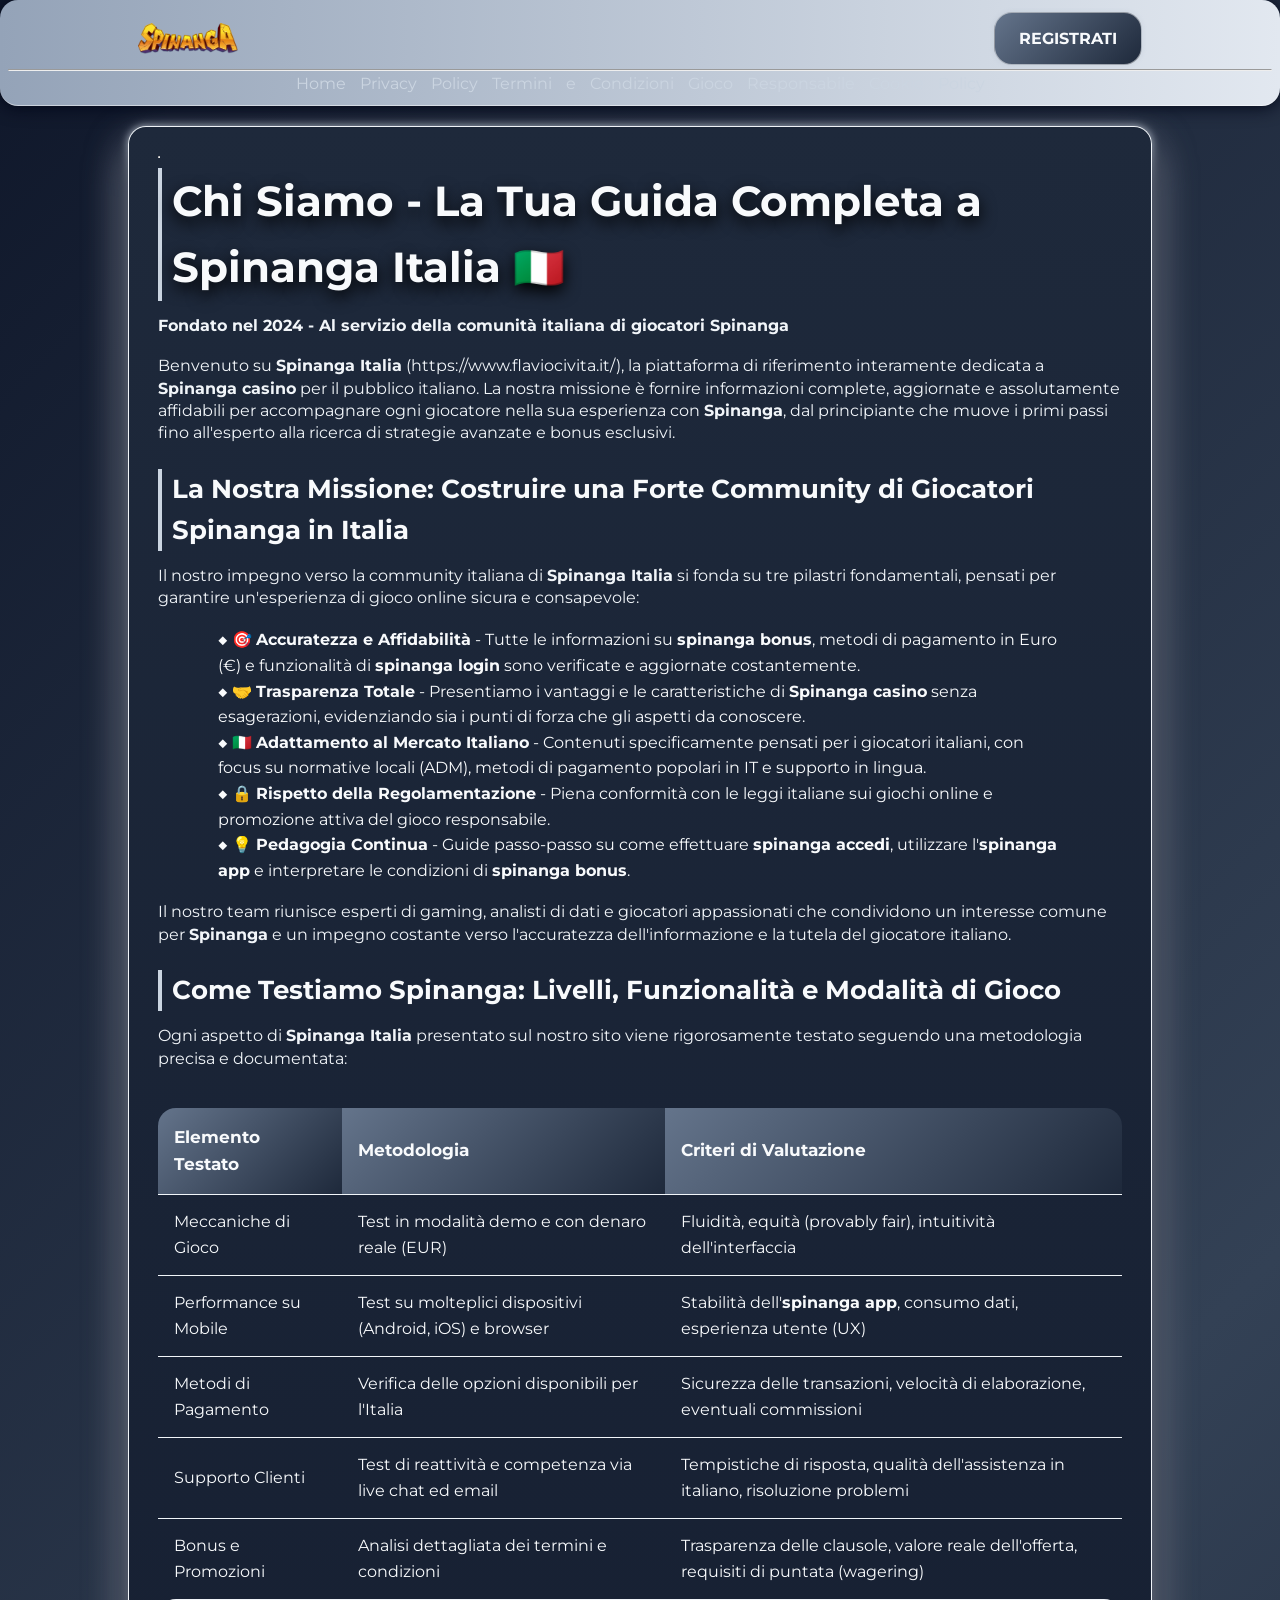
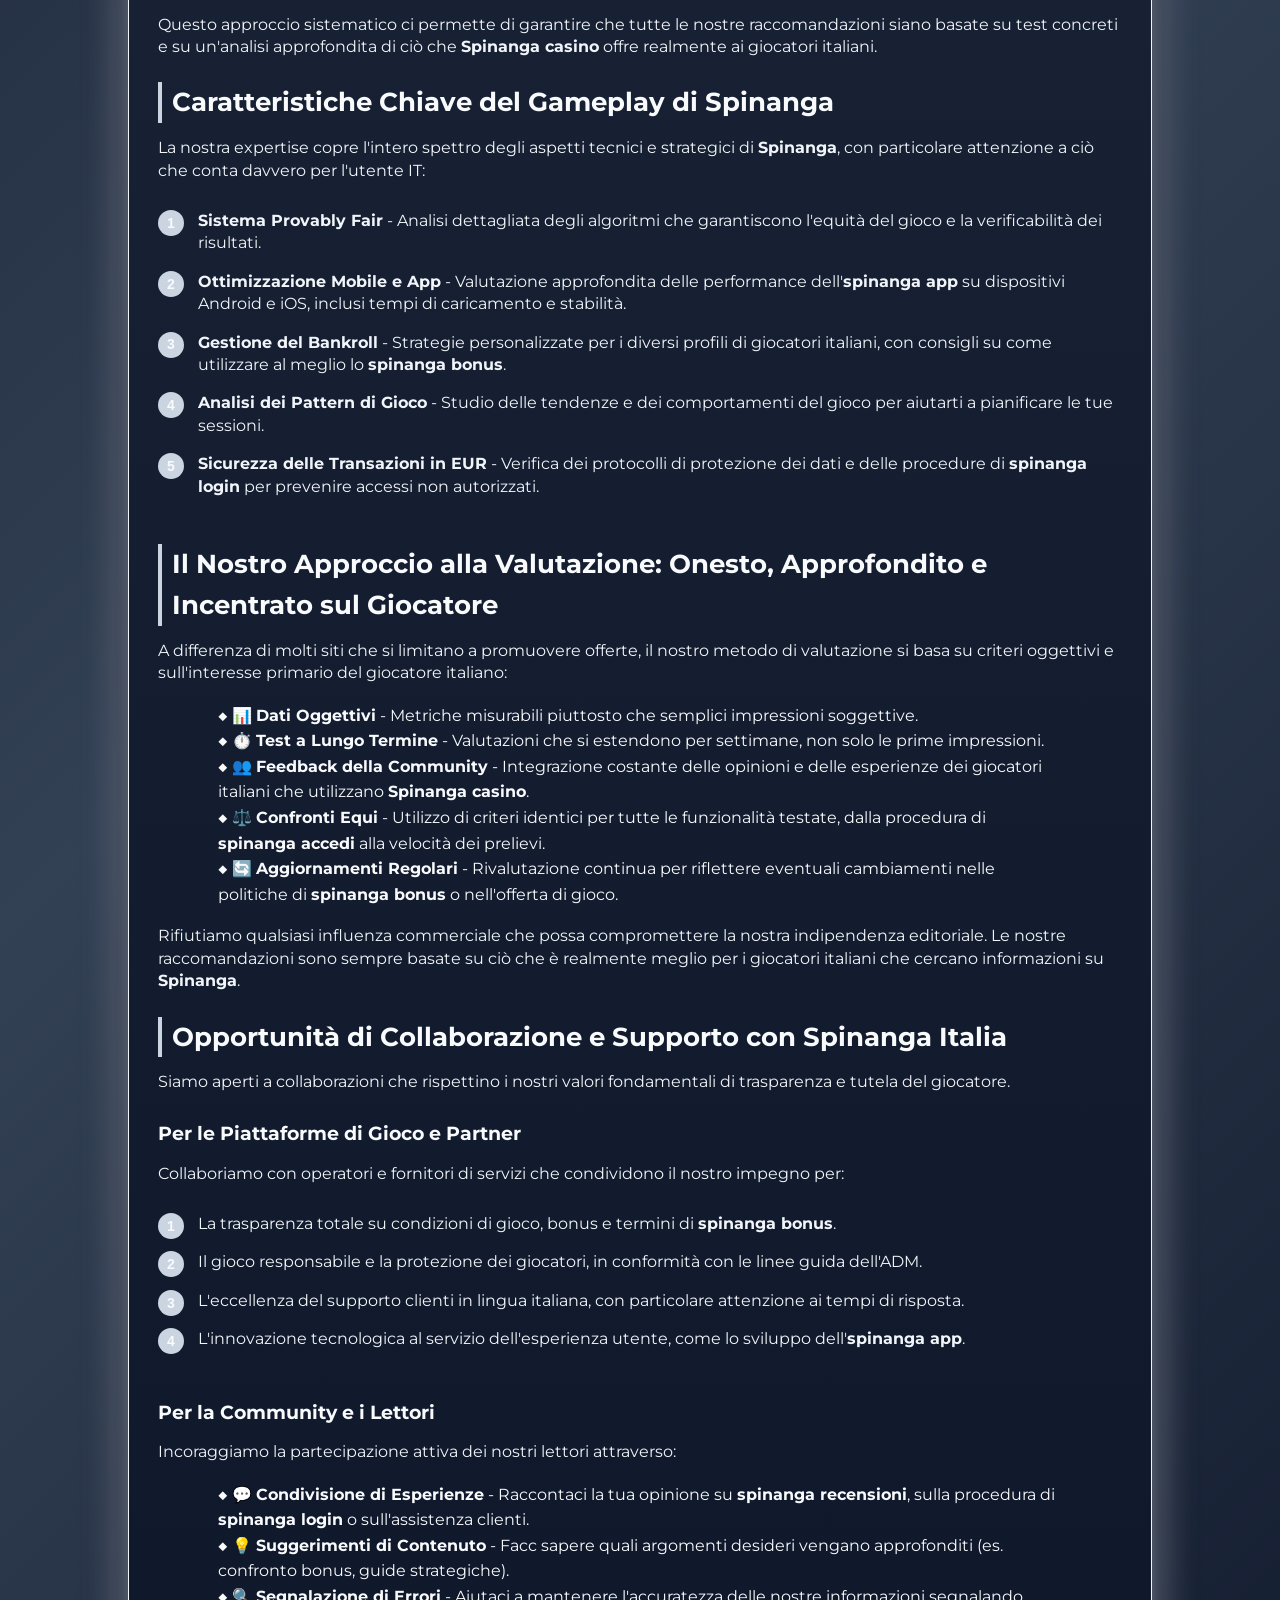
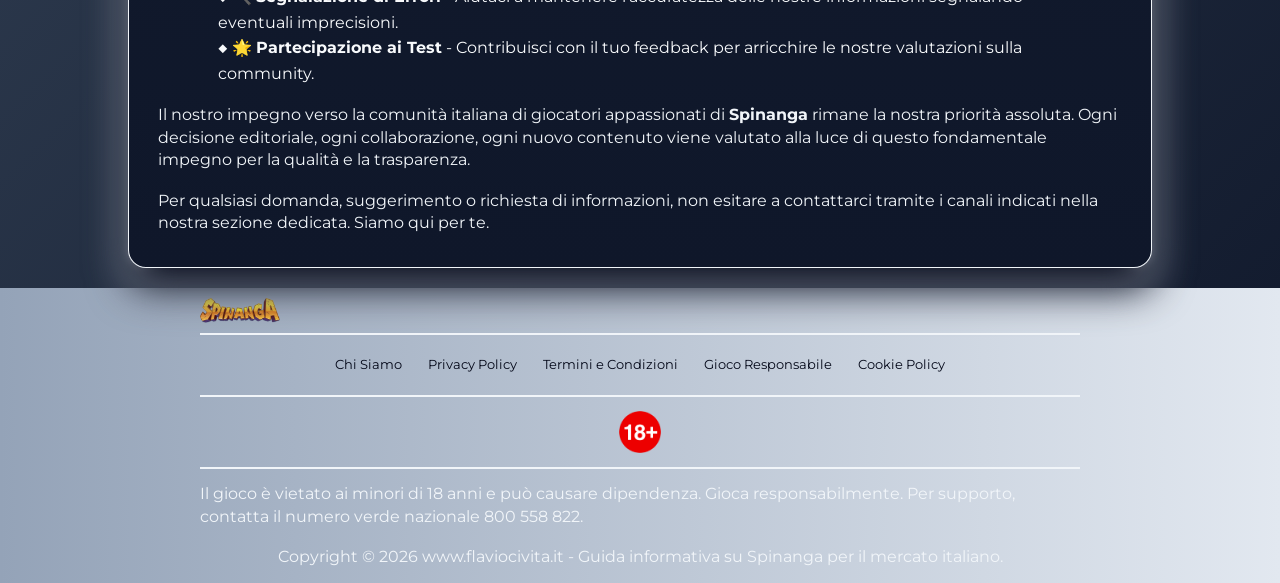
<file: about-us/index.html>
<!DOCTYPE html>
<html lang="it">

<head>
    <meta charset="UTF-8">
    <meta name="viewport" content="width=device-width, initial-scale=1.0">
    <link rel="stylesheet" href="/style.css">
    <link rel="shortcut icon" href="/favicon.ico" type="image/x-icon">
    <title>Chi Siamo - Spinanga Italia: La Guida di Riferimento</title>
    <meta name="description"
        content="Scopri tutto su Spinanga Italia: la nostra missione, come testiamo i giochi, le strategie e le ultime novità per i giocatori italiani appassionati di Spinanga casino.">
    <meta name="googlebot" content="index,follow,noarchive">

    <link rel="canonical" href="https://www.flaviocivita.it/about-us/">

    <meta property="og:type" content="website" />
    <meta property="og:title" content="Chi Siamo - Spinanga Italia" />
    <meta property="og:description"
        content="Scopri la missione e i valori di https://www.flaviocivita.it/ - la tua risorsa principale per Spinanga in Italia." />
    <meta property="og:url" content="https://www.flaviocivita.it/about-us/" />
    <meta property="og:site_name" content="Spinanga Italia" />
    <meta property="og:locale" content="it_IT" />

    <meta name="twitter:card" content="summary" />
    <meta name="twitter:title" content="Chi Siamo - Spinanga Italia" />
    <meta name="twitter:description"
        content="Scopri la missione e i valori di https://www.flaviocivita.it/ - la tua risorsa principale per Spinanga in Italia." />

    <script type="application/ld+json">
        {
            "@context": "https://schema.org",
            "@type": "WebPage",
            "name": "Chi Siamo - Spinanga Italia",
            "description": "Presentazione di https://www.flaviocivita.it/ - il portale leader per Spinanga Casino in Italia",
            "url": "https://www.flaviocivita.it/about-us/",
            "datePublished": "2026-01-15",
            "dateModified": "2026-02-24",
            "publisher": {
                "@type": "Organization",
                "name": "Spinanga Italia",
                "logo": {
                    "@type": "ImageObject",
                    "url": "https://www.flaviocivita.it/img/logo.webp"
                }
            }
        }
    </script>
</head>

<body>
    <header>
        <div class="logo-container">
            <a href="/">
                <img src="/img/logo.webp" alt="Spinanga Italia Logo" width="100" height="80">
            </a>
            <a href="/play/" class="btn" rel="nofollow" content="noindex">REGISTRATI</a>
        </div>
        <hr>
        <nav class="navigation-list">
            <a href="/">Home</a>
            <a href="/privacy-policy/">Privacy Policy</a>
            <a href="/terms-and-conditions/">Termini e Condizioni</a>
            <a href="/responsible-gambling/">Gioco Responsabile</a>
            <a href="/cookie-policy/">Cookie Policy</a>
        </nav>
    </header>

    <main>
        <div class="container-long">
            <hr class="title-line">
            <h1>Chi Siamo - La Tua Guida Completa a Spinanga Italia 🇮🇹</h1>

            <p><strong>Fondato nel 2024 - Al servizio della comunità italiana di giocatori Spinanga</strong></p>

            <p>Benvenuto su <strong>Spinanga Italia</strong> (https://www.flaviocivita.it/), la piattaforma di
                riferimento interamente dedicata a <strong>Spinanga casino</strong> per il pubblico italiano. La nostra
                missione è fornire informazioni complete, aggiornate e assolutamente affidabili per accompagnare ogni
                giocatore nella sua esperienza con <strong>Spinanga</strong>, dal principiante che muove i primi passi
                fino all'esperto alla ricerca di strategie avanzate e bonus esclusivi.</p>

            <h2>La Nostra Missione: Costruire una Forte Community di Giocatori Spinanga in Italia</h2>
            <p>Il nostro impegno verso la community italiana di <strong>Spinanga Italia</strong> si fonda su tre
                pilastri fondamentali, pensati per garantire un'esperienza di gioco online sicura e consapevole:</p>
            <ul>
                <li>🎯 <strong>Accuratezza e Affidabilità</strong> - Tutte le informazioni su <strong>spinanga
                        bonus</strong>, metodi di pagamento in Euro (€) e funzionalità di <strong>spinanga
                        login</strong> sono verificate e aggiornate costantemente.</li>
                <li>🤝 <strong>Trasparenza Totale</strong> - Presentiamo i vantaggi e le caratteristiche di
                    <strong>Spinanga casino</strong> senza esagerazioni, evidenziando sia i punti di forza che gli
                    aspetti da conoscere.
                </li>
                <li>🇮🇹 <strong>Adattamento al Mercato Italiano</strong> - Contenuti specificamente pensati per i
                    giocatori italiani, con focus su normative locali (ADM), metodi di pagamento popolari in IT e
                    supporto in lingua.</li>
                <li>🔒 <strong>Rispetto della Regolamentazione</strong> - Piena conformità con le leggi italiane sui
                    giochi online e promozione attiva del gioco responsabile.</li>
                <li>💡 <strong>Pedagogia Continua</strong> - Guide passo-passo su come effettuare <strong>spinanga
                        accedi</strong>, utilizzare l'<strong>spinanga app</strong> e interpretare le condizioni di
                    <strong>spinanga bonus</strong>.
                </li>
            </ul>

            <p>Il nostro team riunisce esperti di gaming, analisti di dati e giocatori appassionati che condividono un
                interesse comune per <strong>Spinanga</strong> e un impegno costante verso l'accuratezza
                dell'informazione e la tutela del giocatore italiano.</p>

            <h2>Come Testiamo Spinanga: Livelli, Funzionalità e Modalità di Gioco</h2>
            <p>Ogni aspetto di <strong>Spinanga Italia</strong> presentato sul nostro sito viene rigorosamente testato
                seguendo una metodologia precisa e documentata:</p>

            <div class="table-wrapper">
                <table>
                    <tr>
                        <th>Elemento Testato</th>
                        <th>Metodologia</th>
                        <th>Criteri di Valutazione</th>
                    </tr>
                    <tr>
                        <td>Meccaniche di Gioco</td>
                        <td>Test in modalità demo e con denaro reale (EUR)</td>
                        <td>Fluidità, equità (provably fair), intuitività dell'interfaccia</td>
                    </tr>
                    <tr>
                        <td>Performance su Mobile</td>
                        <td>Test su molteplici dispositivi (Android, iOS) e browser</td>
                        <td>Stabilità dell'<strong>spinanga app</strong>, consumo dati, esperienza utente (UX)</td>
                    </tr>
                    <tr>
                        <td>Metodi di Pagamento</td>
                        <td>Verifica delle opzioni disponibili per l'Italia</td>
                        <td>Sicurezza delle transazioni, velocità di elaborazione, eventuali commissioni</td>
                    </tr>
                    <tr>
                        <td>Supporto Clienti</td>
                        <td>Test di reattività e competenza via live chat ed email</td>
                        <td>Tempistiche di risposta, qualità dell'assistenza in italiano, risoluzione problemi</td>
                    </tr>
                    <tr>
                        <td>Bonus e Promozioni</td>
                        <td>Analisi dettagliata dei termini e condizioni</td>
                        <td>Trasparenza delle clausole, valore reale dell'offerta, requisiti di puntata (wagering)</td>
                    </tr>
                </table>
            </div>

            <p>Questo approccio sistematico ci permette di garantire che tutte le nostre raccomandazioni siano basate su
                test concreti e su un'analisi approfondita di ciò che <strong>Spinanga casino</strong> offre realmente
                ai giocatori italiani.</p>

            <h2>Caratteristiche Chiave del Gameplay di Spinanga</h2>
            <p>La nostra expertise copre l'intero spettro degli aspetti tecnici e strategici di
                <strong>Spinanga</strong>, con particolare attenzione a ciò che conta davvero per l'utente IT:
            </p>
            <ol class="pink-circle-list">
                <li>
                    <p><strong>Sistema Provably Fair</strong> - Analisi dettagliata degli algoritmi che garantiscono
                        l'equità del gioco e la verificabilità dei risultati.</p>
                </li>
                <li>
                    <p><strong>Ottimizzazione Mobile e App</strong> - Valutazione approfondita delle performance
                        dell'<strong>spinanga app</strong> su dispositivi Android e iOS, inclusi tempi di caricamento e
                        stabilità.</p>
                </li>
                <li>
                    <p><strong>Gestione del Bankroll</strong> - Strategie personalizzate per i diversi profili di
                        giocatori italiani, con consigli su come utilizzare al meglio lo <strong>spinanga
                            bonus</strong>.</p>
                </li>
                <li>
                    <p><strong>Analisi dei Pattern di Gioco</strong> - Studio delle tendenze e dei comportamenti del
                        gioco per aiutarti a pianificare le tue sessioni.</p>
                </li>
                <li>
                    <p><strong>Sicurezza delle Transazioni in EUR</strong> - Verifica dei protocolli di protezione dei
                        dati e delle procedure di <strong>spinanga login</strong> per prevenire accessi non autorizzati.
                    </p>
                </li>
            </ol>

            <h2>Il Nostro Approccio alla Valutazione: Onesto, Approfondito e Incentrato sul Giocatore</h2>
            <p>A differenza di molti siti che si limitano a promuovere offerte, il nostro metodo di valutazione si basa
                su criteri oggettivi e sull'interesse primario del giocatore italiano:</p>
            <ul>
                <li>📊 <strong>Dati Oggettivi</strong> - Metriche misurabili piuttosto che semplici impressioni
                    soggettive.</li>
                <li>⏱️ <strong>Test a Lungo Termine</strong> - Valutazioni che si estendono per settimane, non solo le
                    prime impressioni.</li>
                <li>👥 <strong>Feedback della Community</strong> - Integrazione costante delle opinioni e delle
                    esperienze dei giocatori italiani che utilizzano <strong>Spinanga casino</strong>.</li>
                <li>⚖️ <strong>Confronti Equi</strong> - Utilizzo di criteri identici per tutte le funzionalità testate,
                    dalla procedura di <strong>spinanga accedi</strong> alla velocità dei prelievi.</li>
                <li>🔄 <strong>Aggiornamenti Regolari</strong> - Rivalutazione continua per riflettere eventuali
                    cambiamenti nelle politiche di <strong>spinanga bonus</strong> o nell'offerta di gioco.</li>
            </ul>

            <p>Rifiutiamo qualsiasi influenza commerciale che possa compromettere la nostra indipendenza editoriale. Le
                nostre raccomandazioni sono sempre basate su ciò che è realmente meglio per i giocatori italiani che
                cercano informazioni su <strong>Spinanga</strong>.</p>

            <h2>Opportunità di Collaborazione e Supporto con Spinanga Italia</h2>
            <p>Siamo aperti a collaborazioni che rispettino i nostri valori fondamentali di trasparenza e tutela del
                giocatore.</p>

            <h3>Per le Piattaforme di Gioco e Partner</h3>
            <p>Collaboriamo con operatori e fornitori di servizi che condividono il nostro impegno per:</p>
            <ol class="pink-circle-list">
                <li>
                    <p>La trasparenza totale su condizioni di gioco, bonus e termini di <strong>spinanga bonus</strong>.
                    </p>
                </li>
                <li>
                    <p>Il gioco responsabile e la protezione dei giocatori, in conformità con le linee guida dell'ADM.
                    </p>
                </li>
                <li>
                    <p>L'eccellenza del supporto clienti in lingua italiana, con particolare attenzione ai tempi di
                        risposta.</p>
                </li>
                <li>
                    <p>L'innovazione tecnologica al servizio dell'esperienza utente, come lo sviluppo
                        dell'<strong>spinanga app</strong>.</p>
                </li>
            </ol>

            <h3>Per la Community e i Lettori</h3>
            <p>Incoraggiamo la partecipazione attiva dei nostri lettori attraverso:</p>
            <ul>
                <li>💬 <strong>Condivisione di Esperienze</strong> - Raccontaci la tua opinione su <strong>spinanga
                        recensioni</strong>, sulla procedura di <strong>spinanga login</strong> o sull'assistenza
                    clienti.</li>
                <li>💡 <strong>Suggerimenti di Contenuto</strong> - Facc sapere quali argomenti desideri vengano
                    approfonditi (es. confronto bonus, guide strategiche).</li>
                <li>🔍 <strong>Segnalazione di Errori</strong> - Aiutaci a mantenere l'accuratezza delle nostre
                    informazioni segnalando eventuali imprecisioni.</li>
                <li>🌟 <strong>Partecipazione ai Test</strong> - Contribuisci con il tuo feedback per arricchire le
                    nostre valutazioni sulla community.</li>
            </ul>

            <p>Il nostro impegno verso la comunità italiana di giocatori appassionati di <strong>Spinanga</strong>
                rimane la nostra priorità assoluta. Ogni decisione editoriale, ogni collaborazione, ogni nuovo contenuto
                viene valutato alla luce di questo fondamentale impegno per la qualità e la trasparenza.</p>

            <p>Per qualsiasi domanda, suggerimento o richiesta di informazioni, non esitare a contattarci tramite i
                canali indicati nella nostra sezione dedicata. Siamo qui per te.</p>
        </div>
    </main>

    <footer>
        <a href="/">
            <img src="/img/logo.webp" alt="Spinanga Italia" width="80" height="80">
        </a>
        <hr class="faq-hr">
        <div class="flex-wrapper">
            <a href="/about-us/">Chi Siamo</a>
            <a href="/privacy-policy/">Privacy Policy</a>
            <a href="/terms-and-conditions/">Termini e Condizioni</a>
            <a href="/responsible-gambling/">Gioco Responsabile</a>
            <a href="/cookie-policy/">Cookie Policy</a>
        </div>
        <hr class="faq-hr">
        <img src="/img/18-icon.webp" alt="18+ Icon" width="50" height="50">
        <hr class="faq-hr">
        <p>
            Il gioco è vietato ai minori di 18 anni e può causare dipendenza. Gioca responsabilmente. Per supporto,
            contatta il numero verde nazionale 800 558 822.
        </p>
        <p>
            Copyright © 2026 www.flaviocivita.it - Guida informativa su Spinanga per il mercato italiano.
        </p>
    </footer>
</body>

</html>
</file>
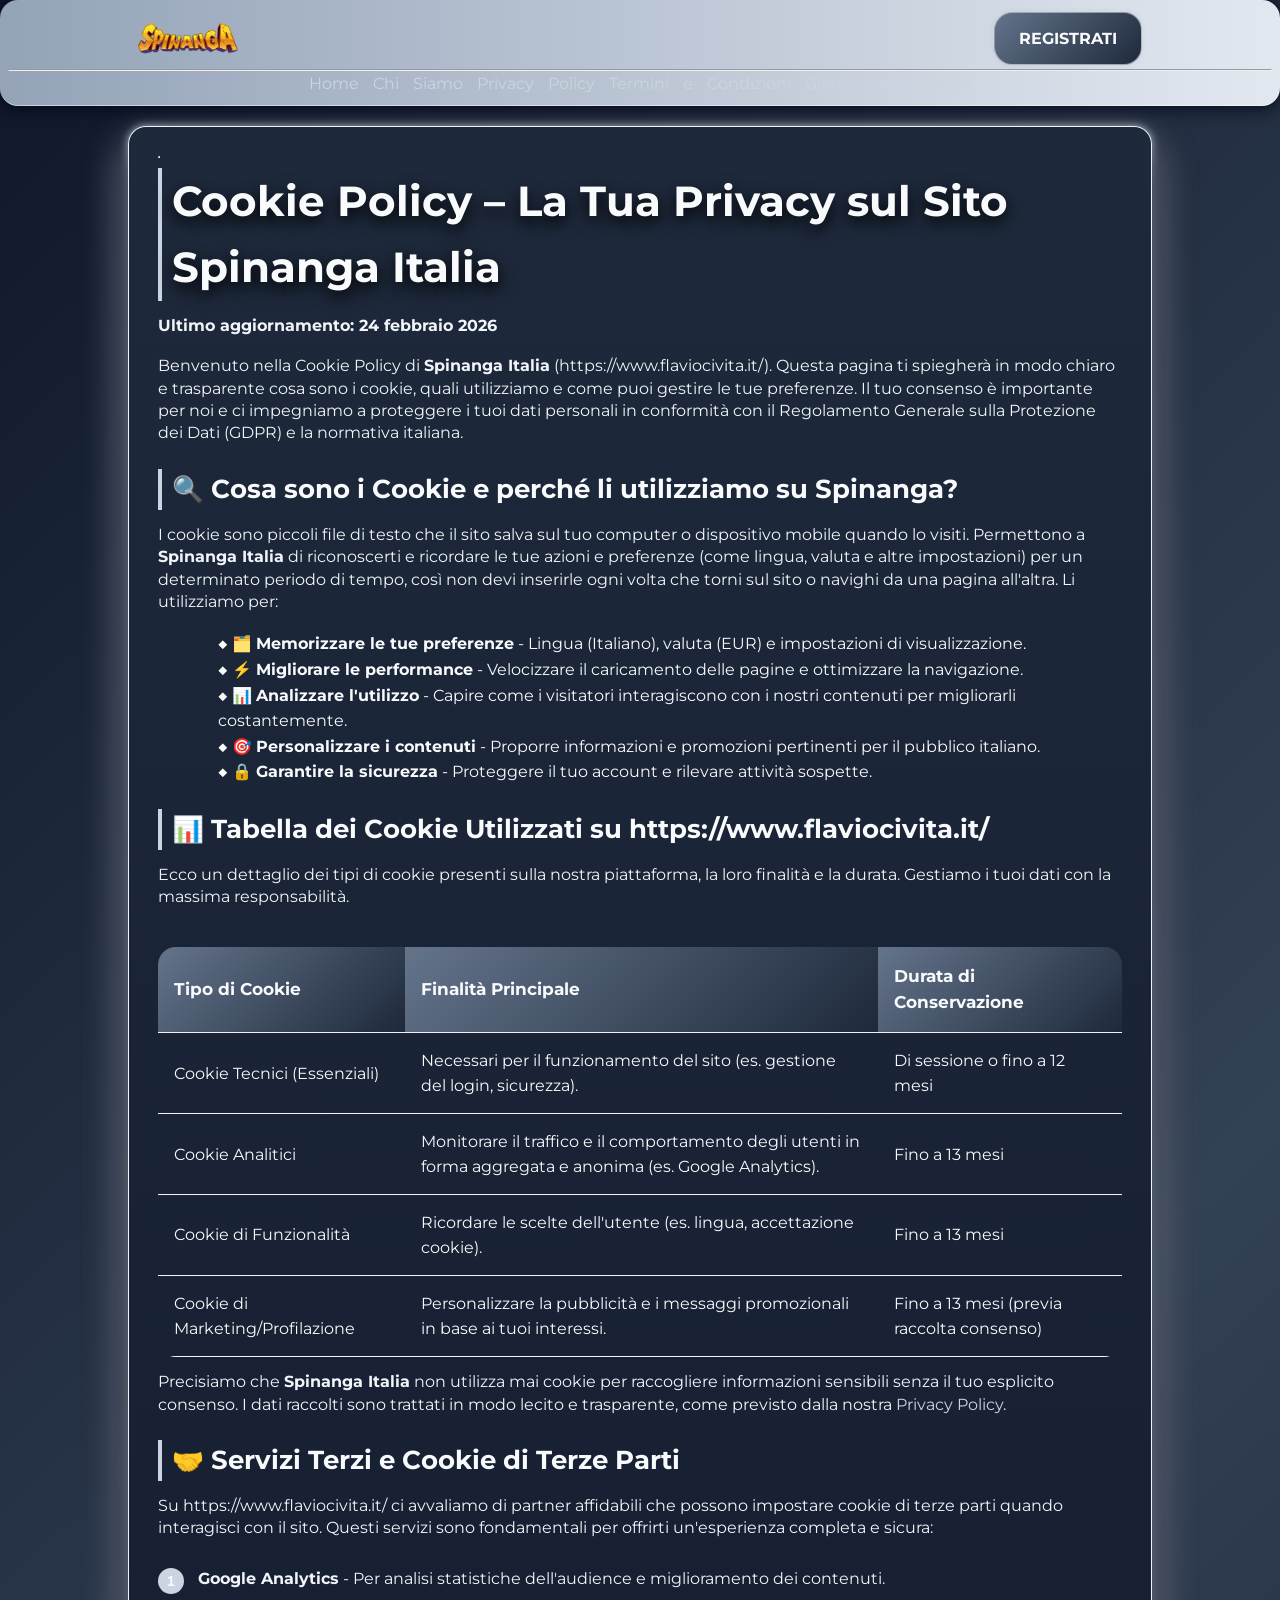
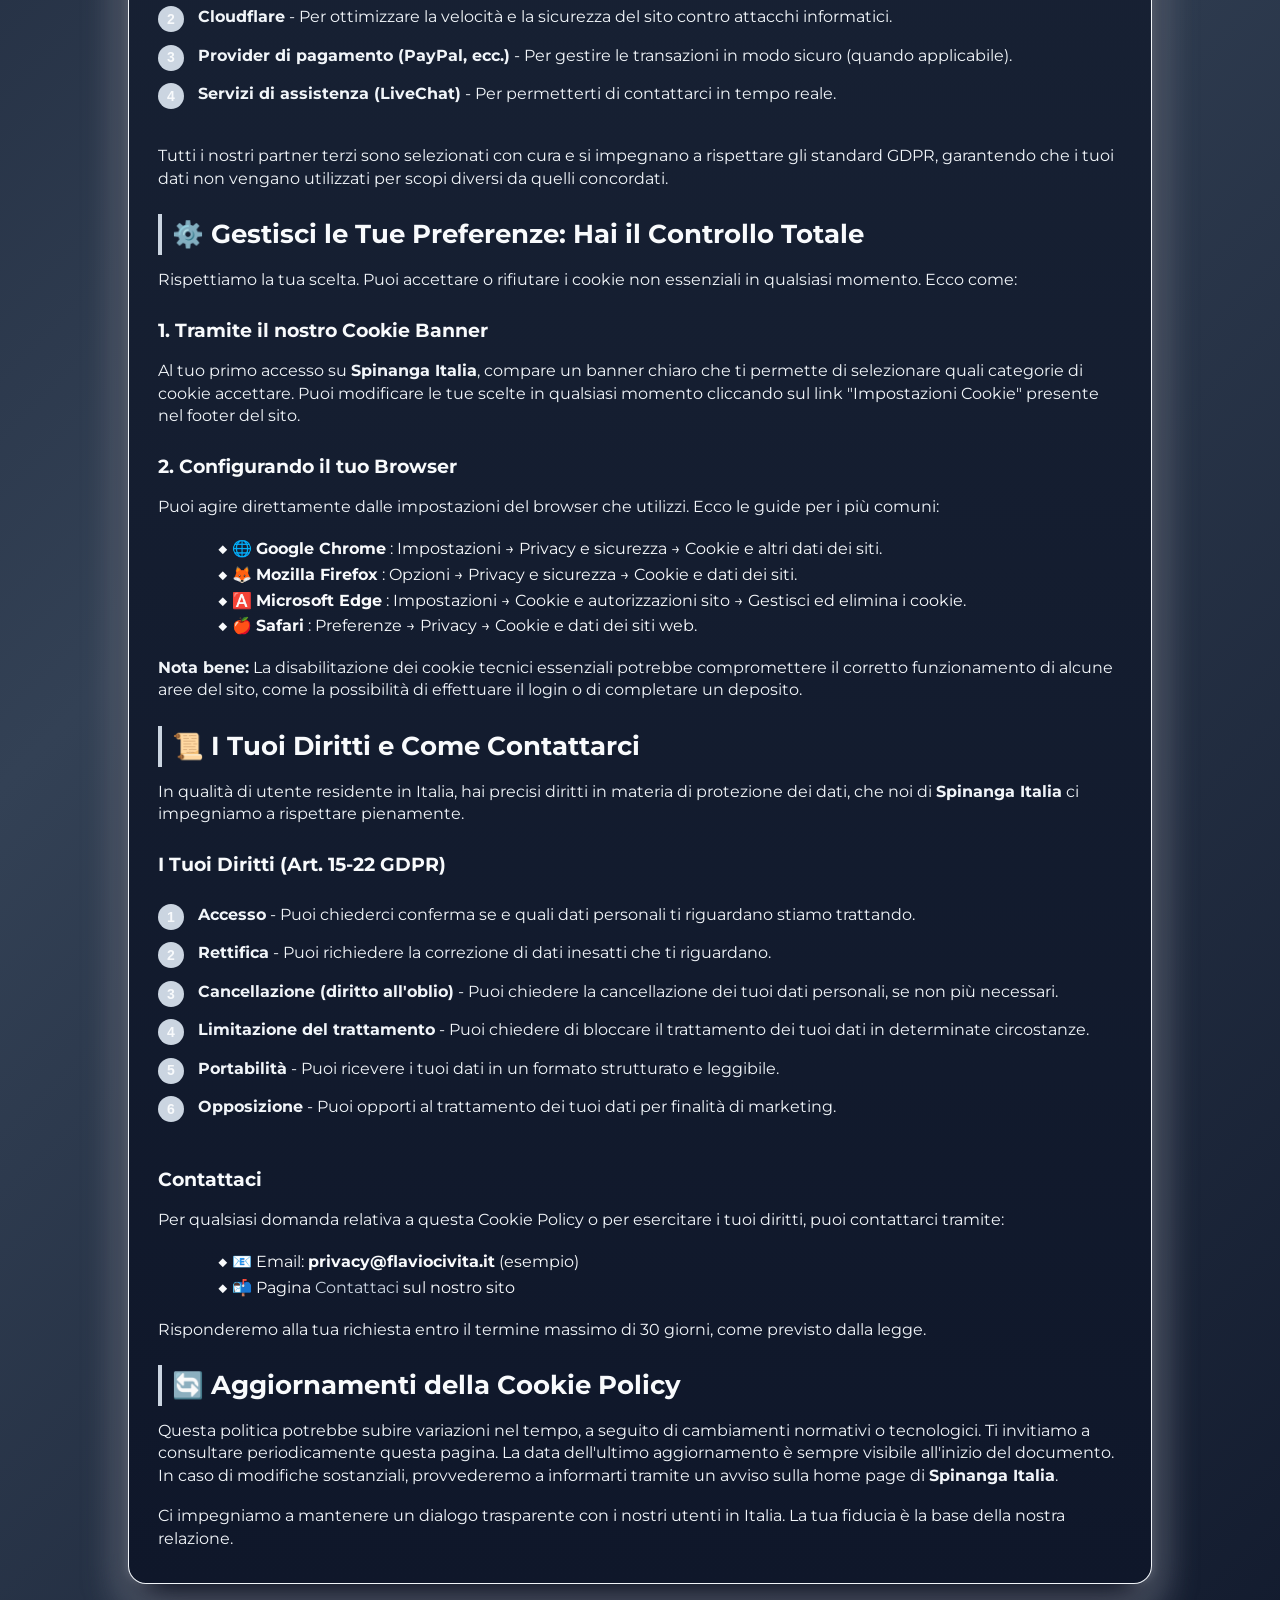
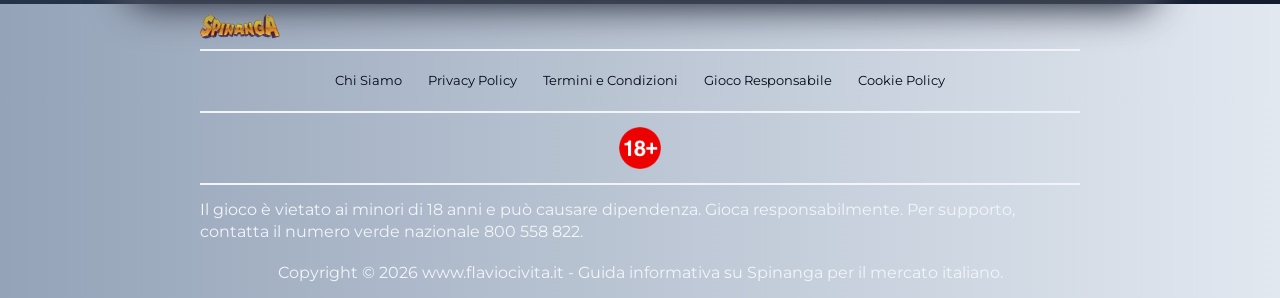
<file: cookie-policy/index.html>
<!DOCTYPE html>
<html lang="it">

<head>
    <meta charset="UTF-8">
    <meta name="viewport" content="width=device-width, initial-scale=1.0">
    <link rel="stylesheet" href="/style.css">
    <link rel="shortcut icon" href="/favicon.ico" type="image/x-icon">
    <title>Cookie Policy - Spinanga Italia</title>
    <meta name="description"
        content="Su https://www.flaviocivita.it/, la tua privacy è prioritaria. Scopri come utilizziamo i cookie per migliorare la tua esperienza, garantendo trasparenza e sicurezza dei tuoi dati personali.">
    <meta name="googlebot" content="index,follow,noarchive">

    <link rel="canonical" href="https://www.flaviocivita.it/cookie-policy/">

    <meta property="og:type" content="website" />
    <meta property="og:title" content="Cookie Policy - Spinanga Italia" />
    <meta property="og:description"
        content="Come https://www.flaviocivita.it/ utilizza i cookie per offrirti un'esperienza di navigazione personalizzata e sicura." />
    <meta property="og:url" content="https://www.flaviocivita.it/cookie-policy/" />
    <meta property="og:site_name" content="Spinanga Italia" />
    <meta property="og:locale" content="it_IT" />

    <meta name="twitter:card" content="summary" />
    <meta name="twitter:title" content="Cookie Policy - Spinanga Italia" />
    <meta name="twitter:description"
        content="Come https://www.flaviocivita.it/ utilizza i cookie per offrirti un'esperienza di navigazione personalizzata e sicura." />

    <script type="application/ld+json">
        {
            "@context": "https://schema.org",
            "@type": "WebPage",
            "name": "Cookie Policy - Spinanga Italia",
            "description": "Politica dettagliata sull'uso dei cookie su https://www.flaviocivita.it/",
            "url": "https://www.flaviocivita.it/cookie-policy/",
            "datePublished": "2026-01-10",
            "dateModified": "2026-02-24",
            "publisher": {
                "@type": "Organization",
                "name": "Spinanga Italia",
                "logo": {
                    "@type": "ImageObject",
                    "url": "https://www.flaviocivita.it/img/logo.webp"
                }
            }
        }
    </script>
</head>

<body>
    <header>
        <div class="logo-container">
            <a href="/">
                <img src="/img/logo.webp" alt="Spinanga Italia Logo" width="100" height="80">
            </a>
            <a href="/play/" class="btn" rel="nofollow" content="noindex">REGISTRATI</a>
        </div>
        <hr>
        <nav class="navigation-list">
            <a href="/">Home</a>
            <a href="/about-us/">Chi Siamo</a>
            <a href="/privacy-policy/">Privacy Policy</a>
            <a href="/terms-and-conditions/">Termini e Condizioni</a>
            <a href="/responsible-gambling/">Gioco Responsabile</a>
        </nav>
    </header>

    <main>
        <div class="container-long">
            <hr class="title-line">
            <h1>Cookie Policy – La Tua Privacy sul Sito Spinanga Italia</h1>

            <p><strong>Ultimo aggiornamento: 24 febbraio 2026</strong></p>

            <p>Benvenuto nella Cookie Policy di <strong>Spinanga Italia</strong> (https://www.flaviocivita.it/). Questa
                pagina ti spiegherà in modo chiaro e trasparente cosa sono i cookie, quali utilizziamo e come puoi
                gestire le tue preferenze. Il tuo consenso è importante per noi e ci impegniamo a proteggere i tuoi dati
                personali in conformità con il Regolamento Generale sulla Protezione dei Dati (GDPR) e la normativa
                italiana.</p>

            <h2>🔍 Cosa sono i Cookie e perché li utilizziamo su Spinanga?</h2>
            <p>I cookie sono piccoli file di testo che il sito salva sul tuo computer o dispositivo mobile quando lo
                visiti. Permettono a <strong>Spinanga Italia</strong> di riconoscerti e ricordare le tue azioni e
                preferenze (come lingua, valuta e altre impostazioni) per un determinato periodo di tempo, così non devi
                inserirle ogni volta che torni sul sito o navighi da una pagina all'altra. Li utilizziamo per:</p>
            <ul>
                <li>🗂️ <strong>Memorizzare le tue preferenze</strong> - Lingua (Italiano), valuta (EUR) e impostazioni
                    di visualizzazione.</li>
                <li>⚡ <strong>Migliorare le performance</strong> - Velocizzare il caricamento delle pagine e ottimizzare
                    la navigazione.</li>
                <li>📊 <strong>Analizzare l'utilizzo</strong> - Capire come i visitatori interagiscono con i nostri
                    contenuti per migliorarli costantemente.</li>
                <li>🎯 <strong>Personalizzare i contenuti</strong> - Proporre informazioni e promozioni pertinenti per
                    il pubblico italiano.</li>
                <li>🔒 <strong>Garantire la sicurezza</strong> - Proteggere il tuo account e rilevare attività sospette.
                </li>
            </ul>

            <h2>📊 Tabella dei Cookie Utilizzati su https://www.flaviocivita.it/</h2>
            <p>Ecco un dettaglio dei tipi di cookie presenti sulla nostra piattaforma, la loro finalità e la durata.
                Gestiamo i tuoi dati con la massima responsabilità.</p>

            <div class="table-wrapper">
                <table>
                    <tr>
                        <th>Tipo di Cookie</th>
                        <th>Finalità Principale</th>
                        <th>Durata di Conservazione</th>
                    </tr>
                    <tr>
                        <td>Cookie Tecnici (Essenziali)</td>
                        <td>Necessari per il funzionamento del sito (es. gestione del login, sicurezza).</td>
                        <td>Di sessione o fino a 12 mesi</td>
                    </tr>
                    <tr>
                        <td>Cookie Analitici</td>
                        <td>Monitorare il traffico e il comportamento degli utenti in forma aggregata e anonima (es.
                            Google Analytics).</td>
                        <td>Fino a 13 mesi</td>
                    </tr>
                    <tr>
                        <td>Cookie di Funzionalità</td>
                        <td>Ricordare le scelte dell'utente (es. lingua, accettazione cookie).</td>
                        <td>Fino a 13 mesi</td>
                    </tr>
                    <tr>
                        <td>Cookie di Marketing/Profilazione</td>
                        <td>Personalizzare la pubblicità e i messaggi promozionali in base ai tuoi interessi.</td>
                        <td>Fino a 13 mesi (previa raccolta consenso)</td>
                    </tr>
                </table>
            </div>

            <p>Precisiamo che <strong>Spinanga Italia</strong> non utilizza mai cookie per raccogliere informazioni
                sensibili senza il tuo esplicito consenso. I dati raccolti sono trattati in modo lecito e trasparente,
                come previsto dalla nostra <a href="/privacy-policy/">Privacy Policy</a>.</p>

            <h2>🤝 Servizi Terzi e Cookie di Terze Parti</h2>
            <p>Su https://www.flaviocivita.it/ ci avvaliamo di partner affidabili che possono impostare cookie di terze
                parti quando interagisci con il sito. Questi servizi sono fondamentali per offrirti un'esperienza
                completa e sicura:</p>
            <ol class="pink-circle-list">
                <li>
                    <p><strong>Google Analytics</strong> - Per analisi statistiche dell'audience e miglioramento dei
                        contenuti.</p>
                </li>
                <li>
                    <p><strong>Cloudflare</strong> - Per ottimizzare la velocità e la sicurezza del sito contro attacchi
                        informatici.</p>
                </li>
                <li>
                    <p><strong>Provider di pagamento (PayPal, ecc.)</strong> - Per gestire le transazioni in modo sicuro
                        (quando applicabile).</p>
                </li>
                <li>
                    <p><strong>Servizi di assistenza (LiveChat)</strong> - Per permetterti di contattarci in tempo
                        reale.</p>
                </li>
            </ol>
            <p>Tutti i nostri partner terzi sono selezionati con cura e si impegnano a rispettare gli standard GDPR,
                garantendo che i tuoi dati non vengano utilizzati per scopi diversi da quelli concordati.</p>

            <h2>⚙️ Gestisci le Tue Preferenze: Hai il Controllo Totale</h2>
            <p>Rispettiamo la tua scelta. Puoi accettare o rifiutare i cookie non essenziali in qualsiasi momento. Ecco
                come:</p>

            <h3>1. Tramite il nostro Cookie Banner</h3>
            <p>Al tuo primo accesso su <strong>Spinanga Italia</strong>, compare un banner chiaro che ti permette di
                selezionare quali categorie di cookie accettare. Puoi modificare le tue scelte in qualsiasi momento
                cliccando sul link "Impostazioni Cookie" presente nel footer del sito.</p>

            <h3>2. Configurando il tuo Browser</h3>
            <p>Puoi agire direttamente dalle impostazioni del browser che utilizzi. Ecco le guide per i più comuni:</p>
            <ul>
                <li>🌐 <strong>Google Chrome</strong> : Impostazioni → Privacy e sicurezza → Cookie e altri dati dei
                    siti.</li>
                <li>🦊 <strong>Mozilla Firefox</strong> : Opzioni → Privacy e sicurezza → Cookie e dati dei siti.</li>
                <li>🅰️ <strong>Microsoft Edge</strong> : Impostazioni → Cookie e autorizzazioni sito → Gestisci ed
                    elimina i cookie.</li>
                <li>🍎 <strong>Safari</strong> : Preferenze → Privacy → Cookie e dati dei siti web.</li>
            </ul>
            <p><strong>Nota bene:</strong> La disabilitazione dei cookie tecnici essenziali potrebbe compromettere il
                corretto funzionamento di alcune aree del sito, come la possibilità di effettuare il login o di
                completare un deposito.</p>

            <h2>📜 I Tuoi Diritti e Come Contattarci</h2>
            <p>In qualità di utente residente in Italia, hai precisi diritti in materia di protezione dei dati, che noi
                di <strong>Spinanga Italia</strong> ci impegniamo a rispettare pienamente.</p>

            <h3>I Tuoi Diritti (Art. 15-22 GDPR)</h3>
            <ol class="pink-circle-list">
                <li>
                    <p><strong>Accesso</strong> - Puoi chiederci conferma se e quali dati personali ti riguardano stiamo
                        trattando.</p>
                </li>
                <li>
                    <p><strong>Rettifica</strong> - Puoi richiedere la correzione di dati inesatti che ti riguardano.
                    </p>
                </li>
                <li>
                    <p><strong>Cancellazione (diritto all'oblio)</strong> - Puoi chiedere la cancellazione dei tuoi dati
                        personali, se non più necessari.</p>
                </li>
                <li>
                    <p><strong>Limitazione del trattamento</strong> - Puoi chiedere di bloccare il trattamento dei tuoi
                        dati in determinate circostanze.</p>
                </li>
                <li>
                    <p><strong>Portabilità</strong> - Puoi ricevere i tuoi dati in un formato strutturato e leggibile.
                    </p>
                </li>
                <li>
                    <p><strong>Opposizione</strong> - Puoi opporti al trattamento dei tuoi dati per finalità di
                        marketing.</p>
                </li>
            </ol>

            <h3>Contattaci</h3>
            <p>Per qualsiasi domanda relativa a questa Cookie Policy o per esercitare i tuoi diritti, puoi contattarci
                tramite:</p>
            <ul>
                <li>📧 Email: <strong>privacy@flaviocivita.it</strong> (esempio)</li>
                <li>📬 Pagina <a href="/about-us/">Contattaci</a> sul nostro sito</li>
            </ul>
            <p>Risponderemo alla tua richiesta entro il termine massimo di 30 giorni, come previsto dalla legge.</p>

            <h2>🔄 Aggiornamenti della Cookie Policy</h2>
            <p>Questa politica potrebbe subire variazioni nel tempo, a seguito di cambiamenti normativi o tecnologici.
                Ti invitiamo a consultare periodicamente questa pagina. La data dell'ultimo aggiornamento è sempre
                visibile all'inizio del documento. In caso di modifiche sostanziali, provvederemo a informarti tramite
                un avviso sulla home page di <strong>Spinanga Italia</strong>.</p>

            <p>Ci impegniamo a mantenere un dialogo trasparente con i nostri utenti in Italia. La tua fiducia è la base
                della nostra relazione.</p>

        </div>
    </main>

    <footer>
        <a href="/">
            <img src="/img/logo.webp" alt="Spinanga Italia" width="80" height="80">
        </a>
        <hr class="faq-hr">
        <div class="flex-wrapper">
            <a href="/about-us/">Chi Siamo</a>
            <a href="/privacy-policy/">Privacy Policy</a>
            <a href="/terms-and-conditions/">Termini e Condizioni</a>
            <a href="/responsible-gambling/">Gioco Responsabile</a>
            <a href="/cookie-policy/">Cookie Policy</a>
        </div>
        <hr class="faq-hr">
        <img src="/img/18-icon.webp" alt="18+ Icon" width="50" height="50">
        <hr class="faq-hr">
        <p>
            Il gioco è vietato ai minori di 18 anni e può causare dipendenza. Gioca responsabilmente. Per supporto,
            contatta il numero verde nazionale 800 558 822.
        </p>
        <p>
            Copyright © 2026 www.flaviocivita.it - Guida informativa su Spinanga per il mercato italiano.
        </p>
    </footer>
</body>

</html>
</file>
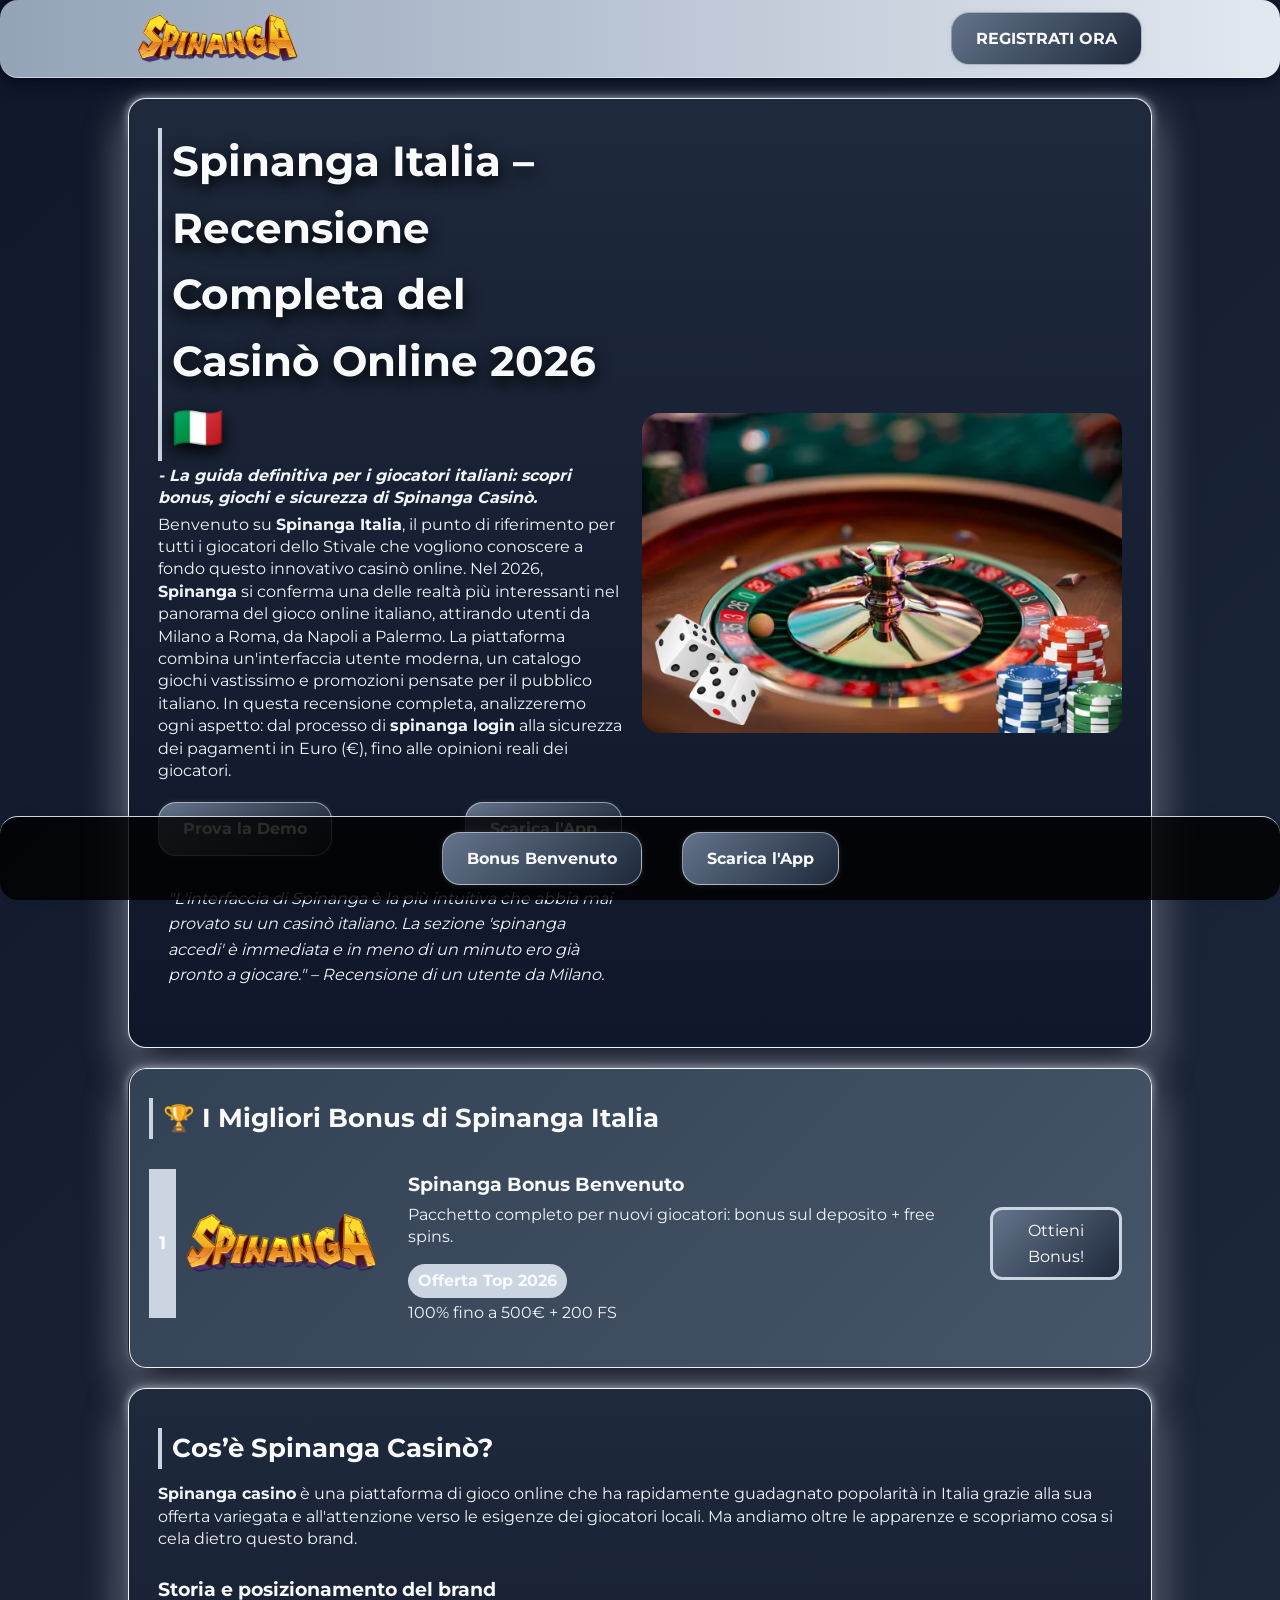
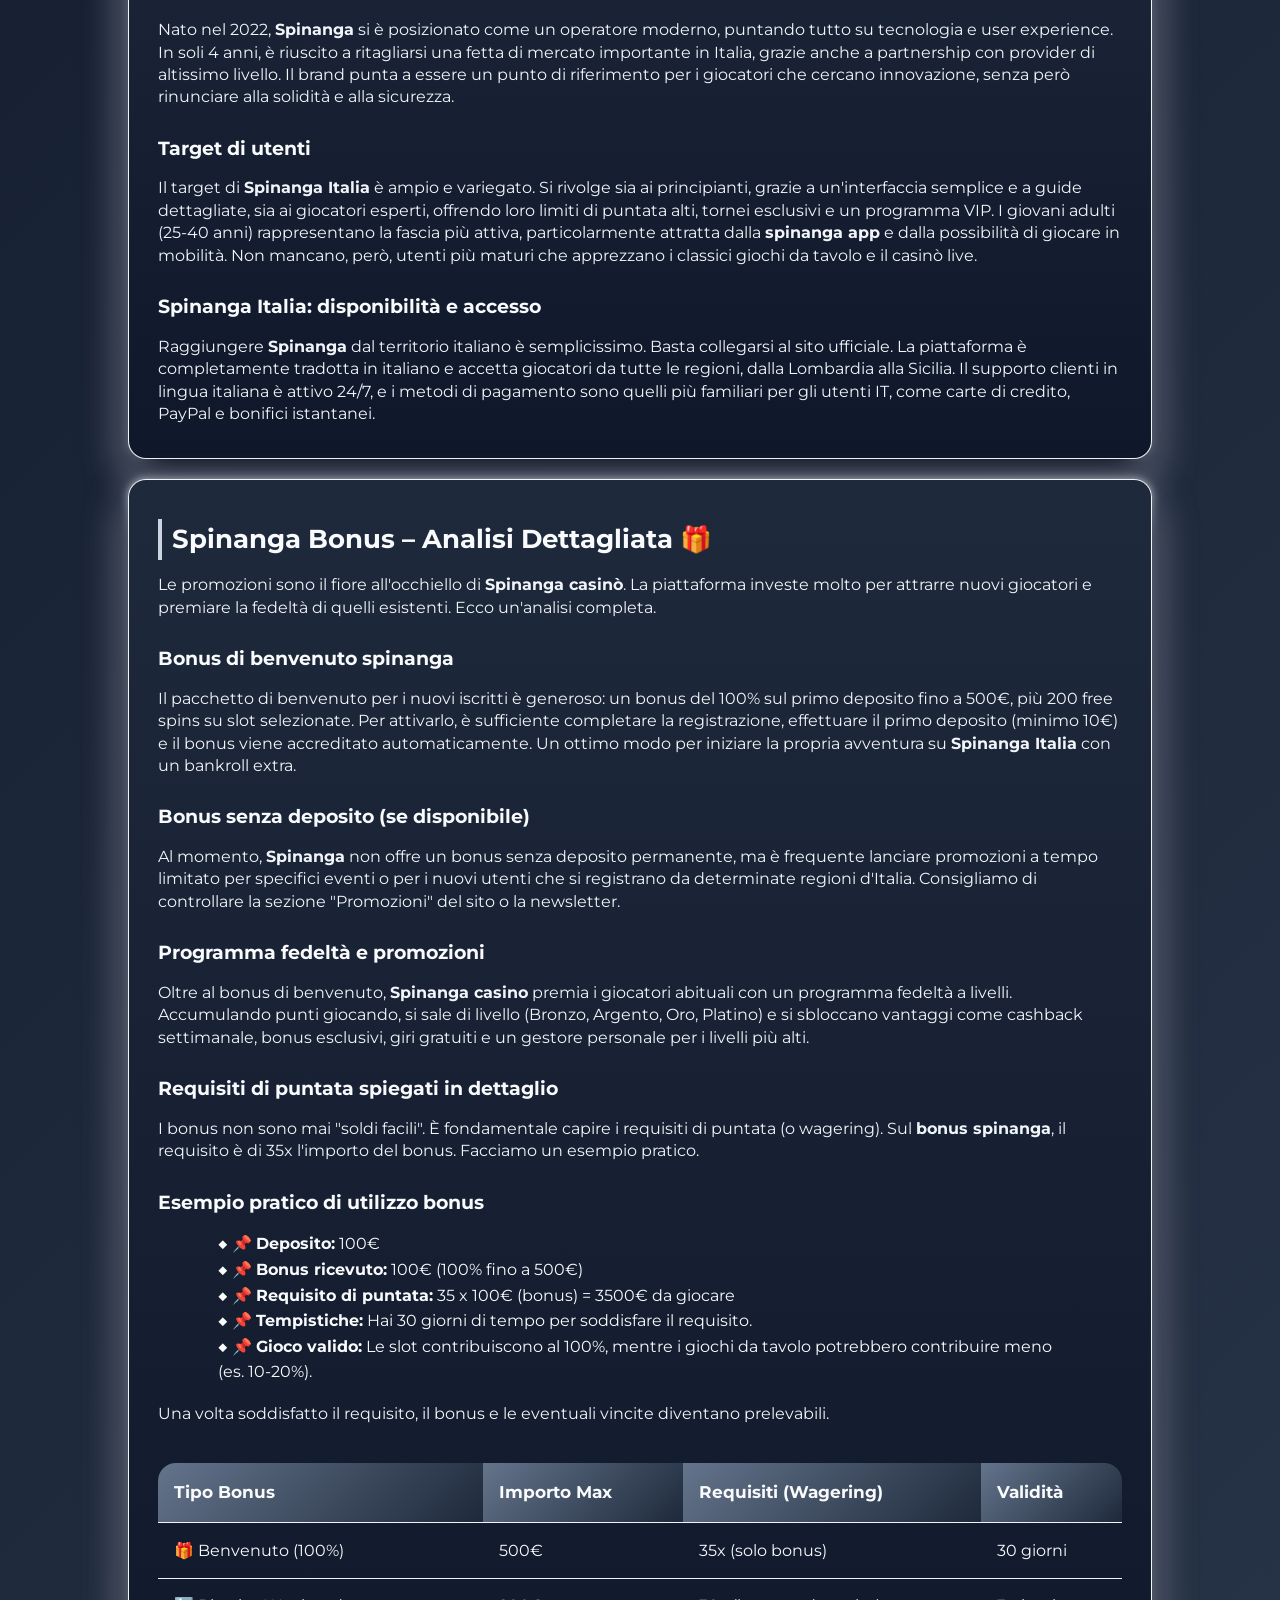
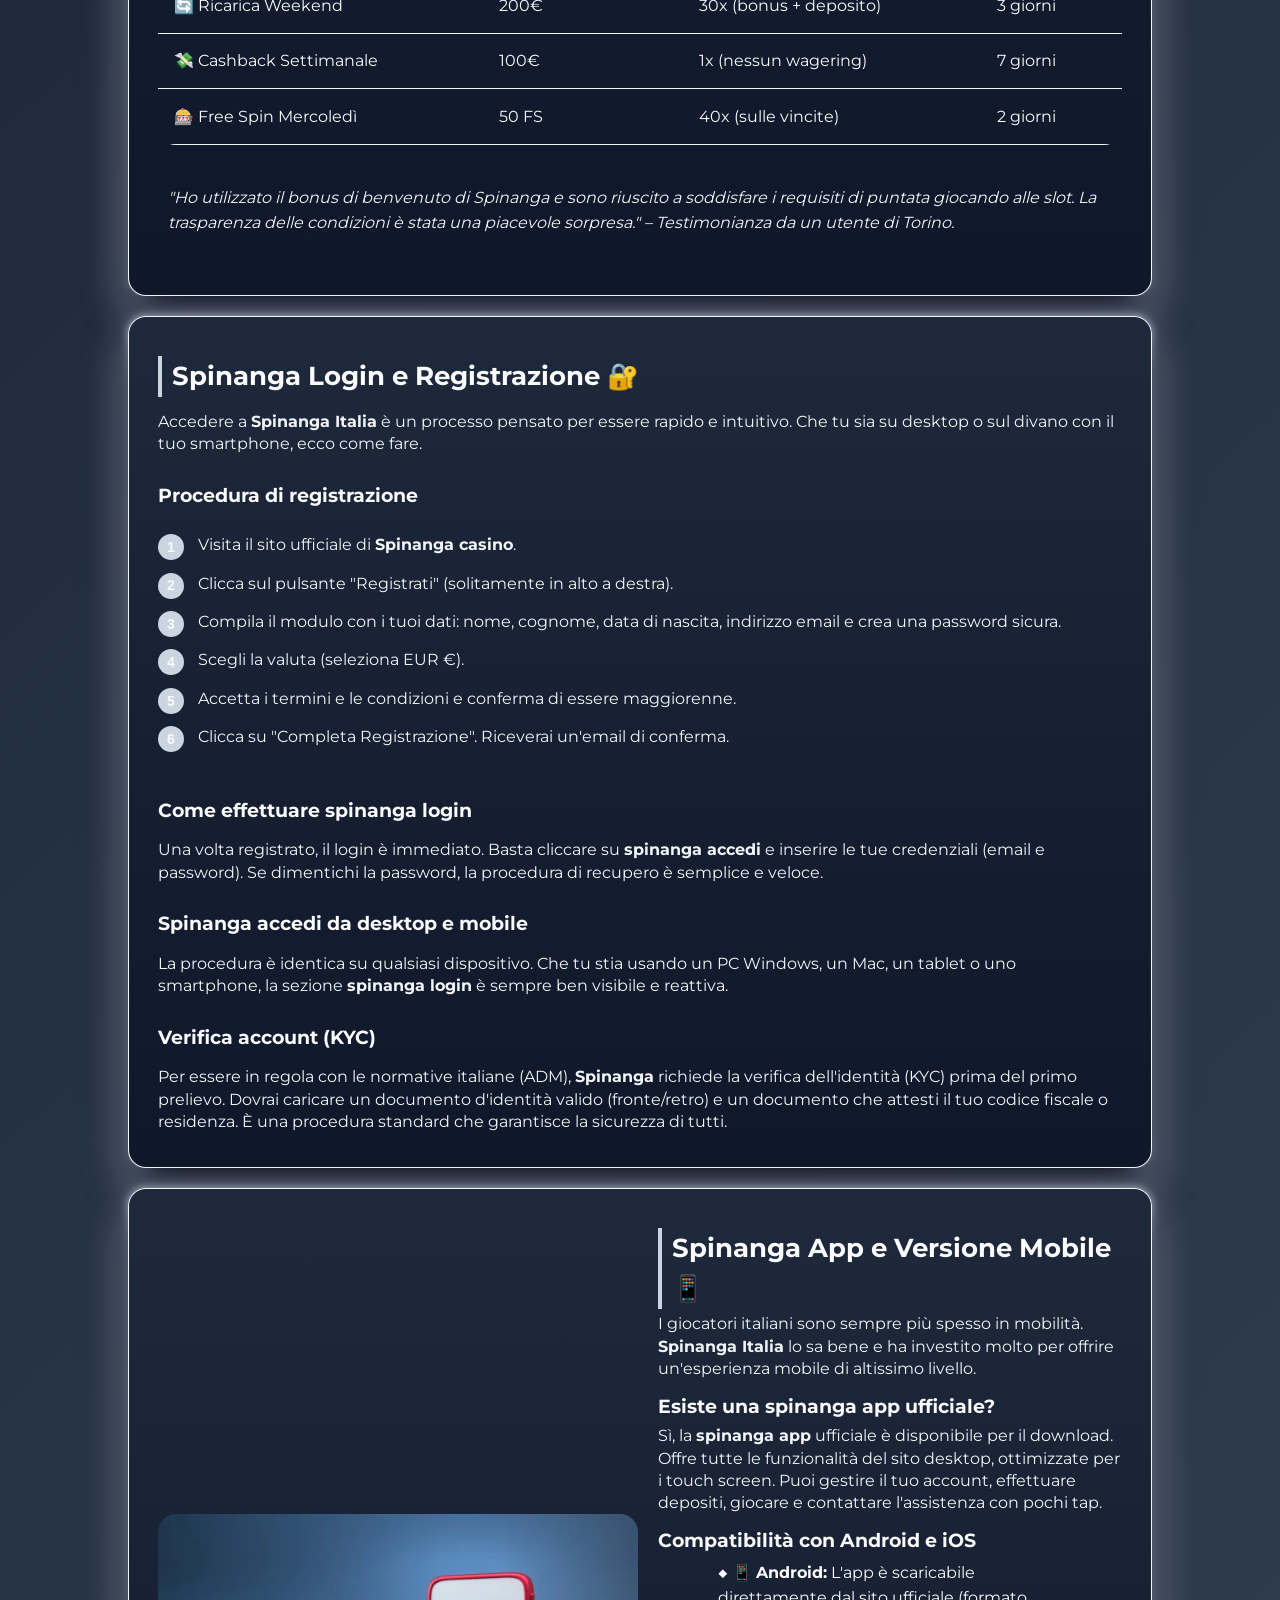
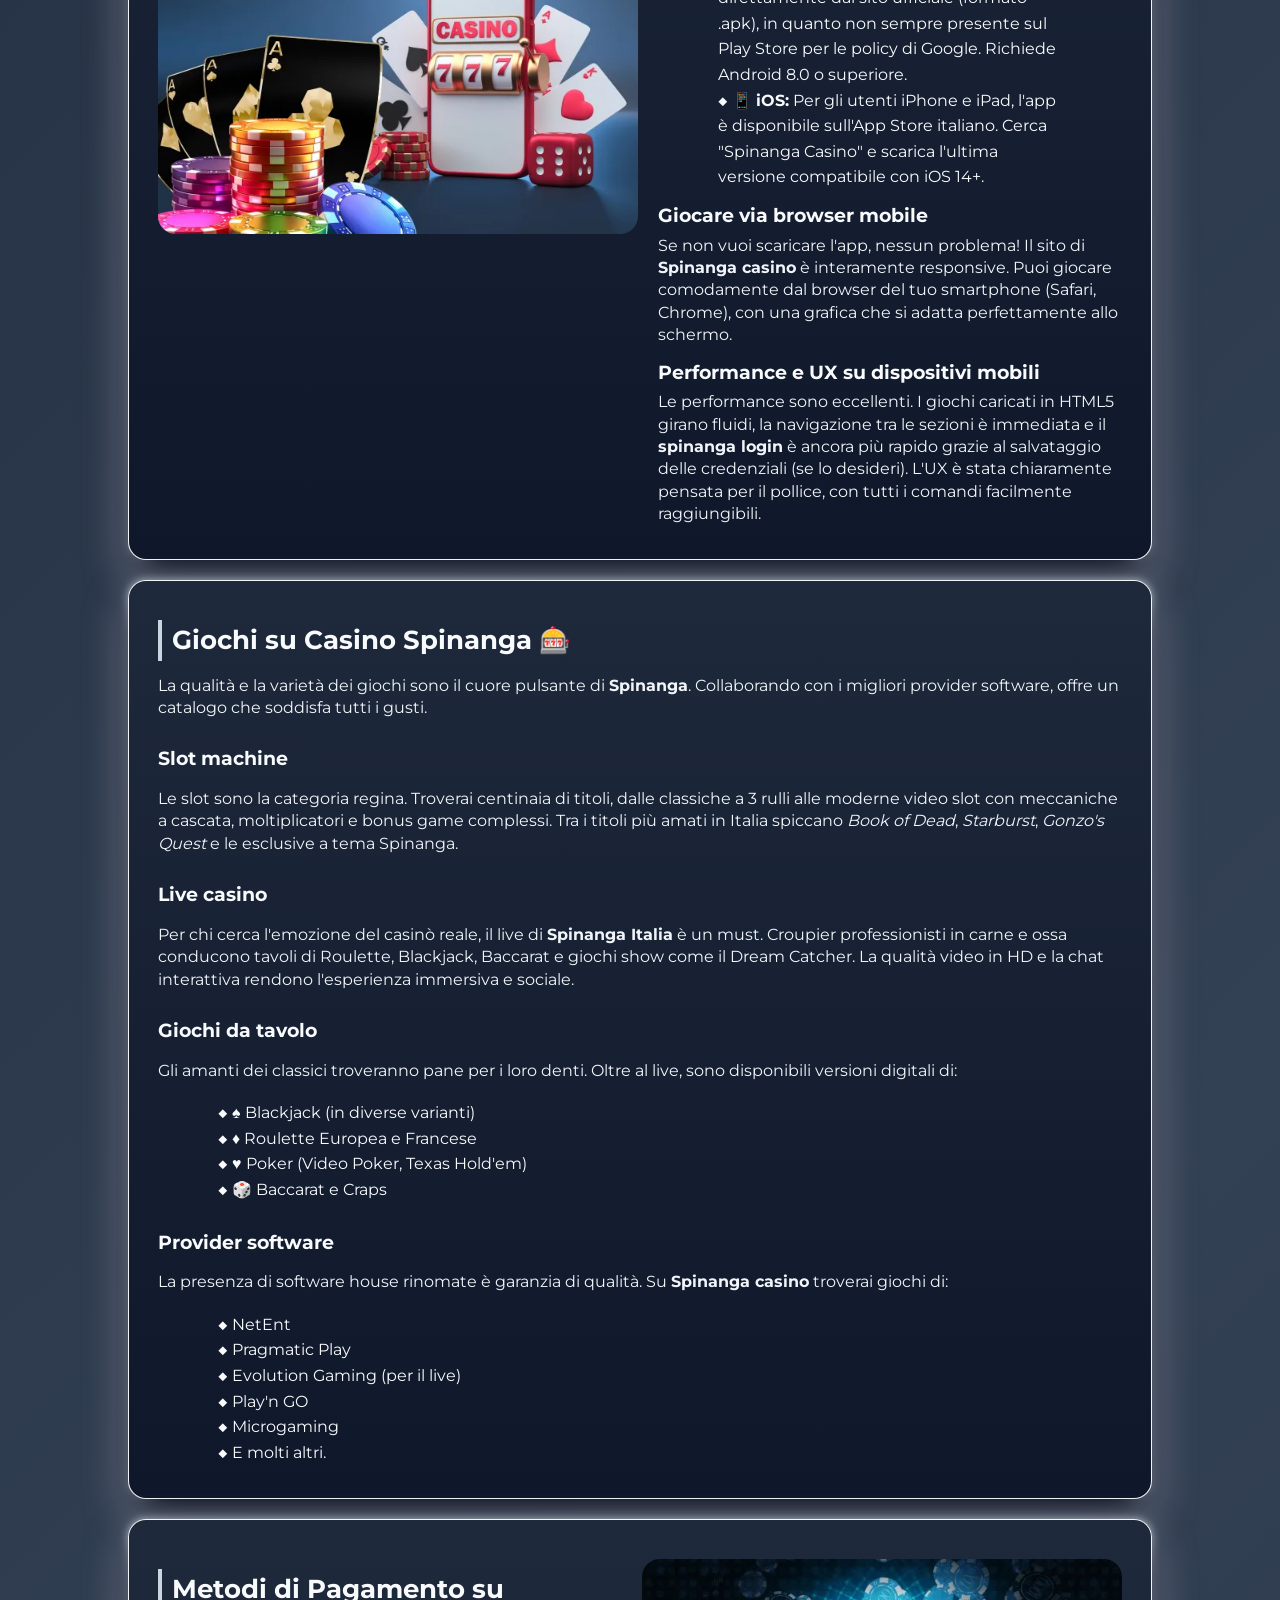
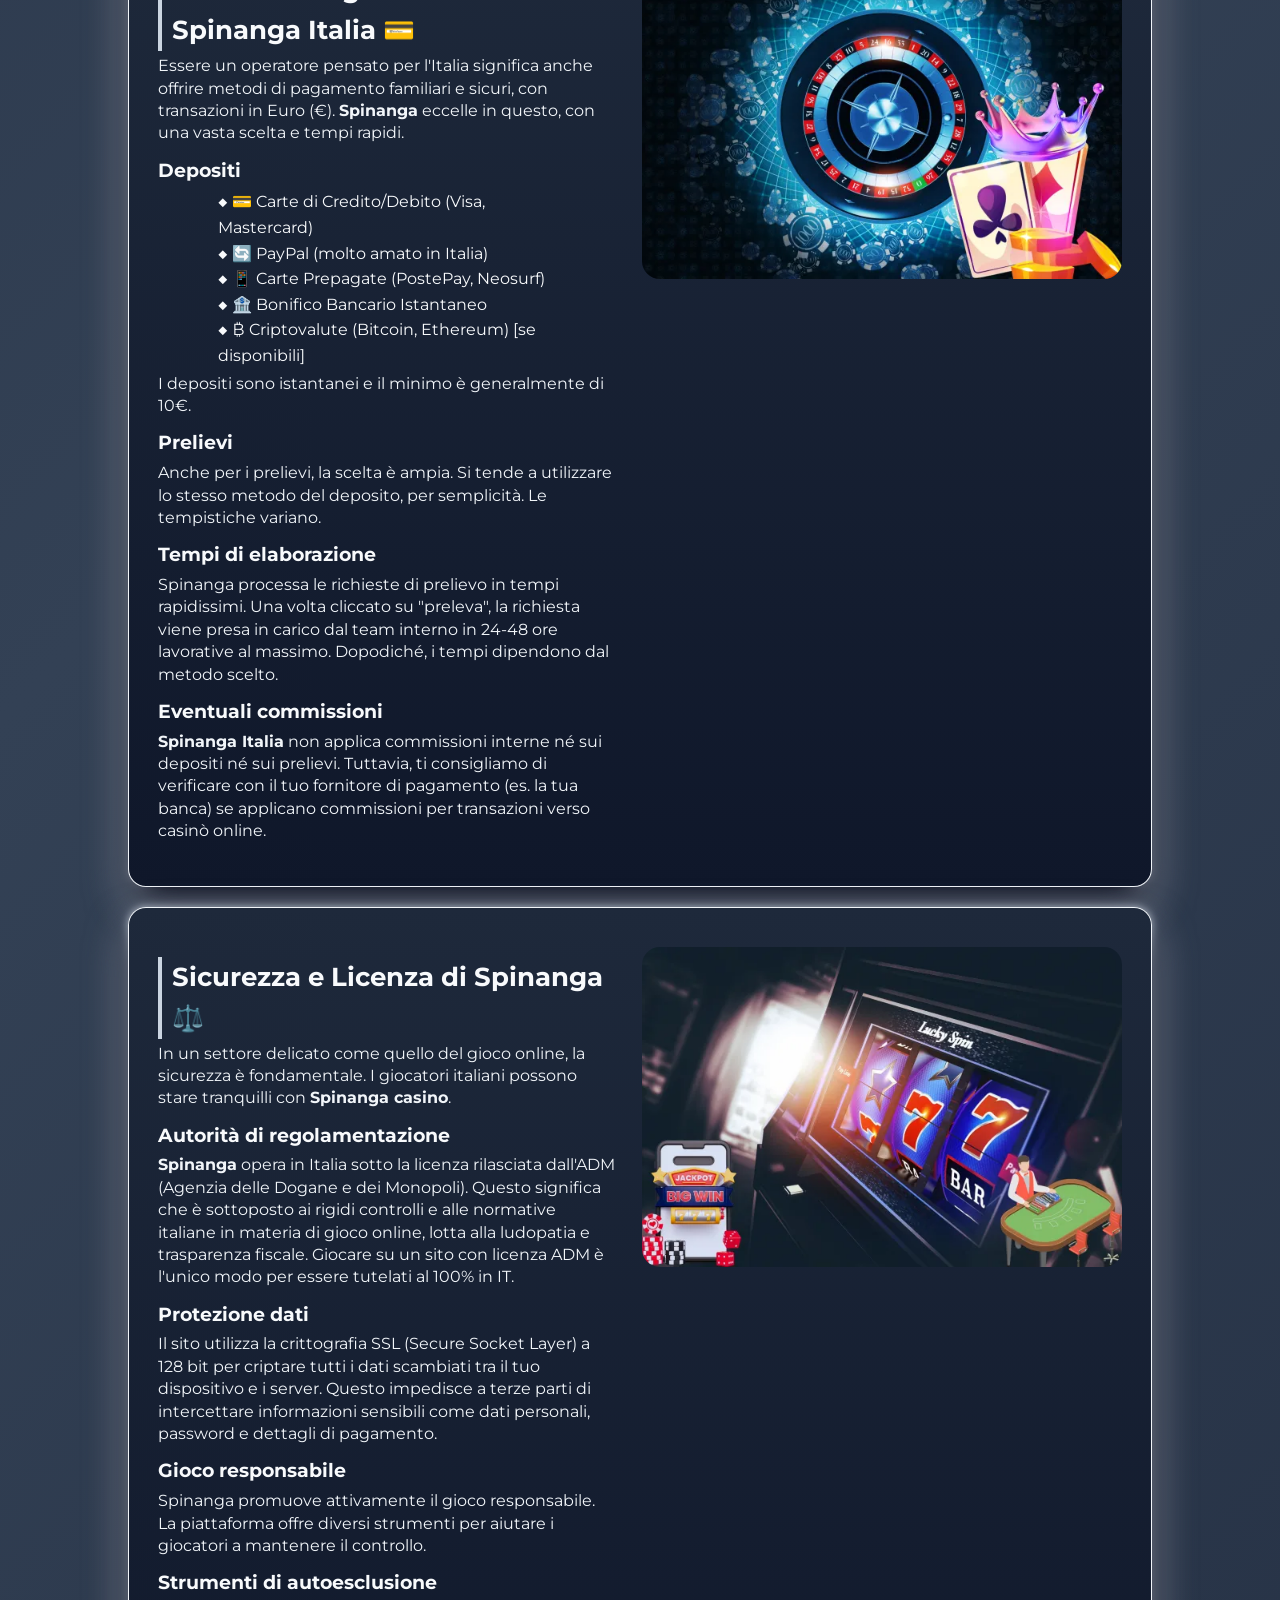
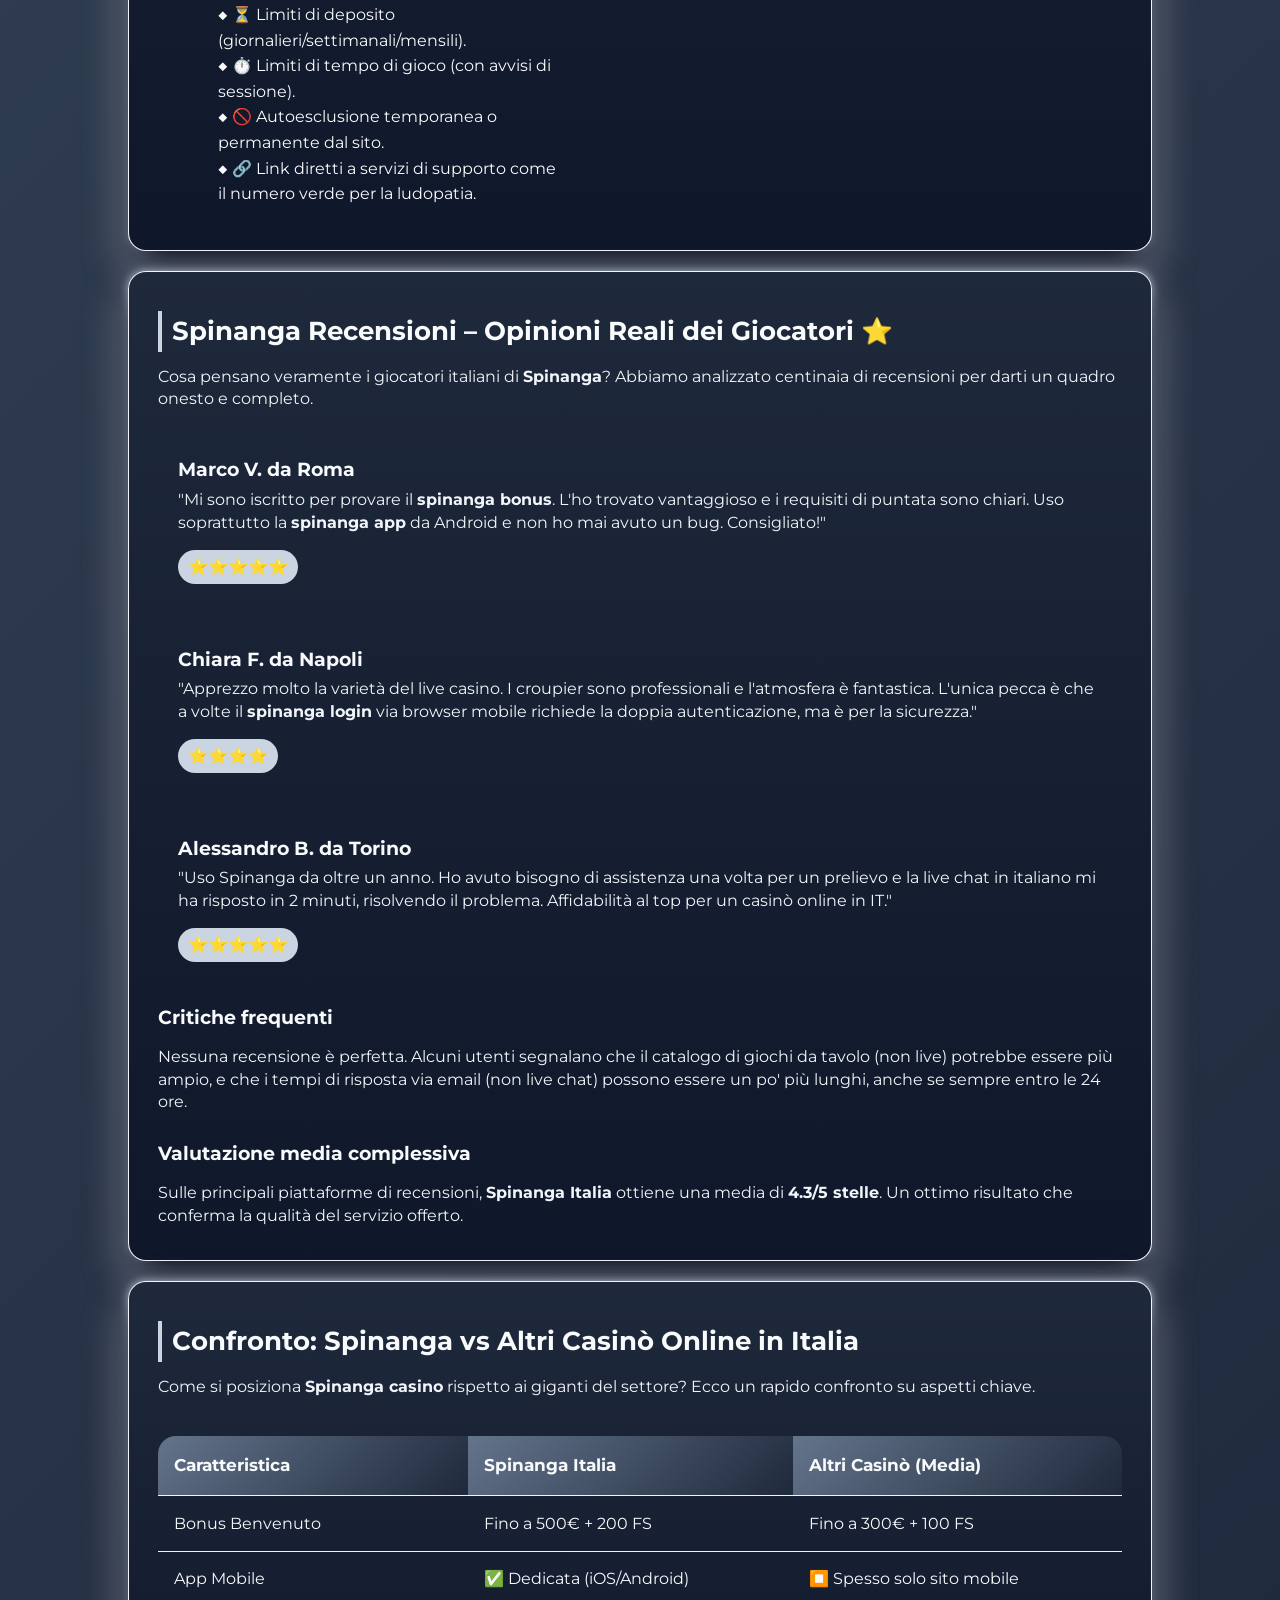
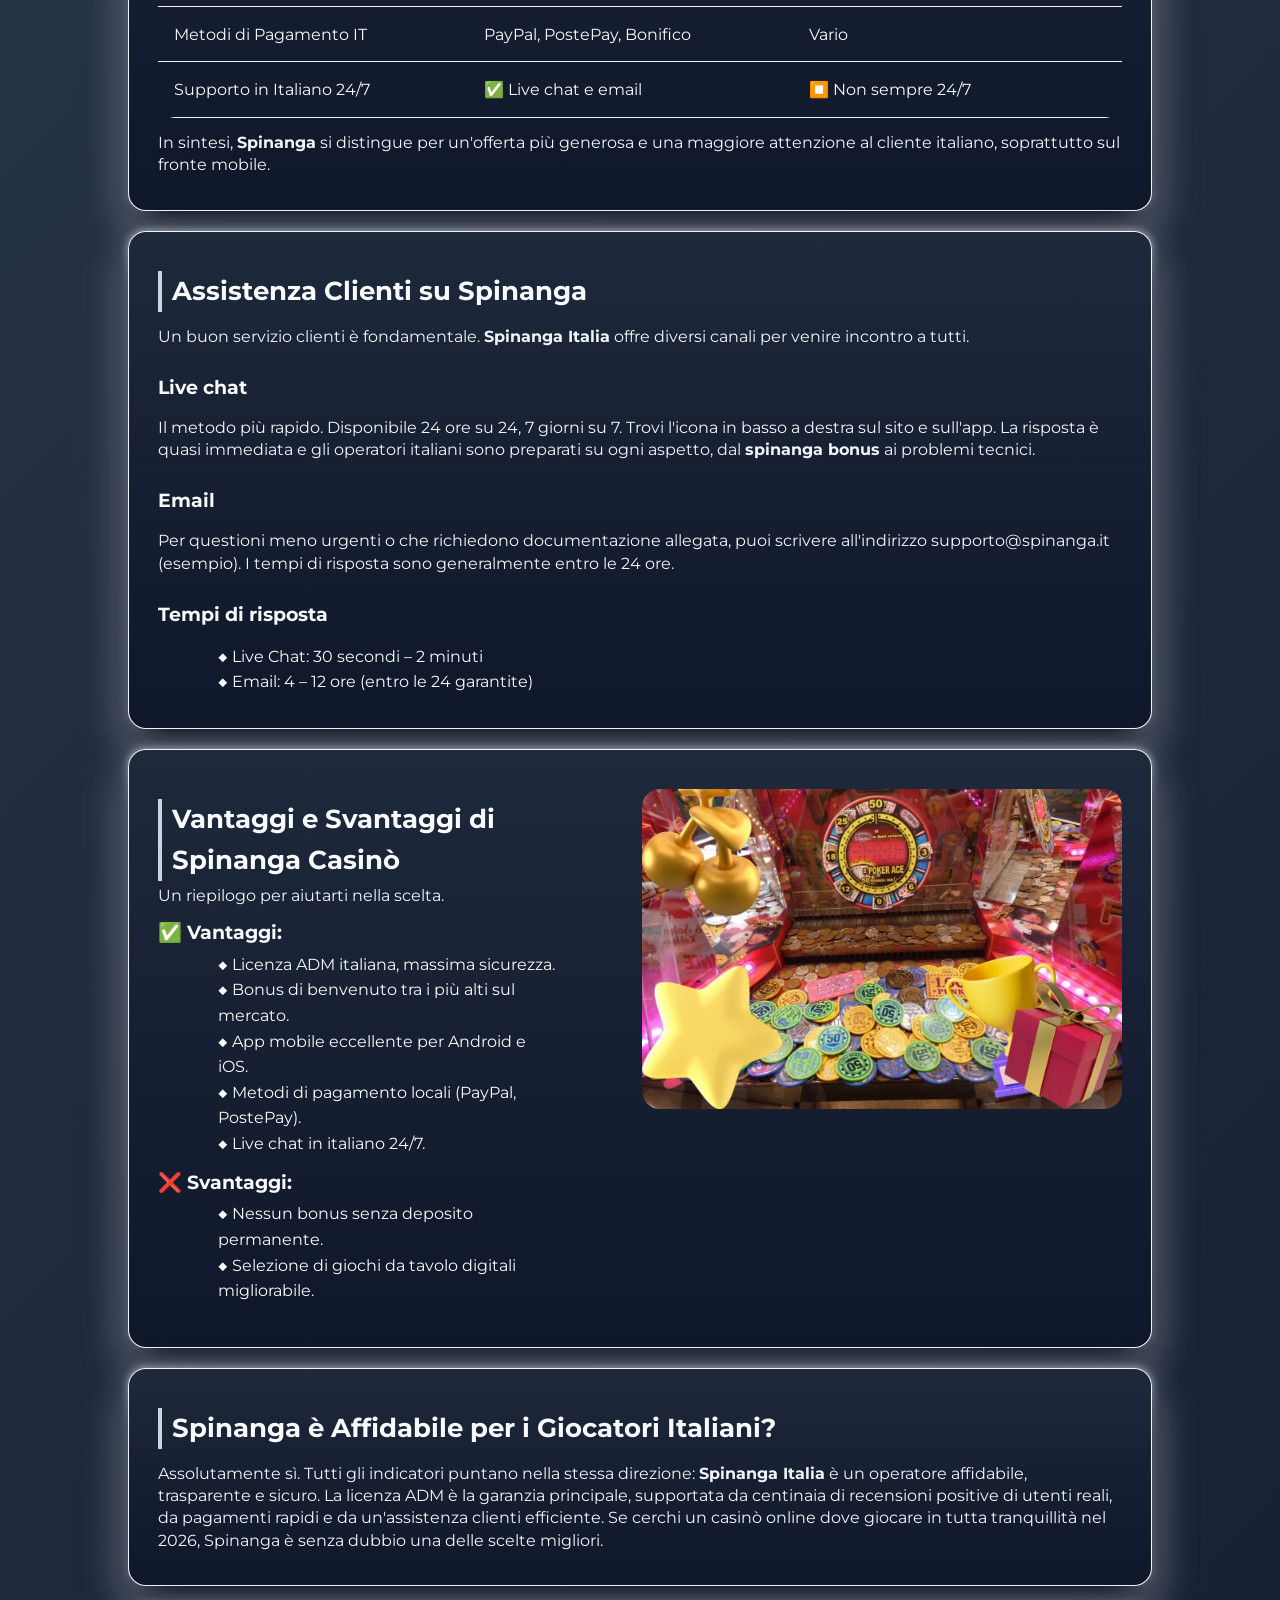
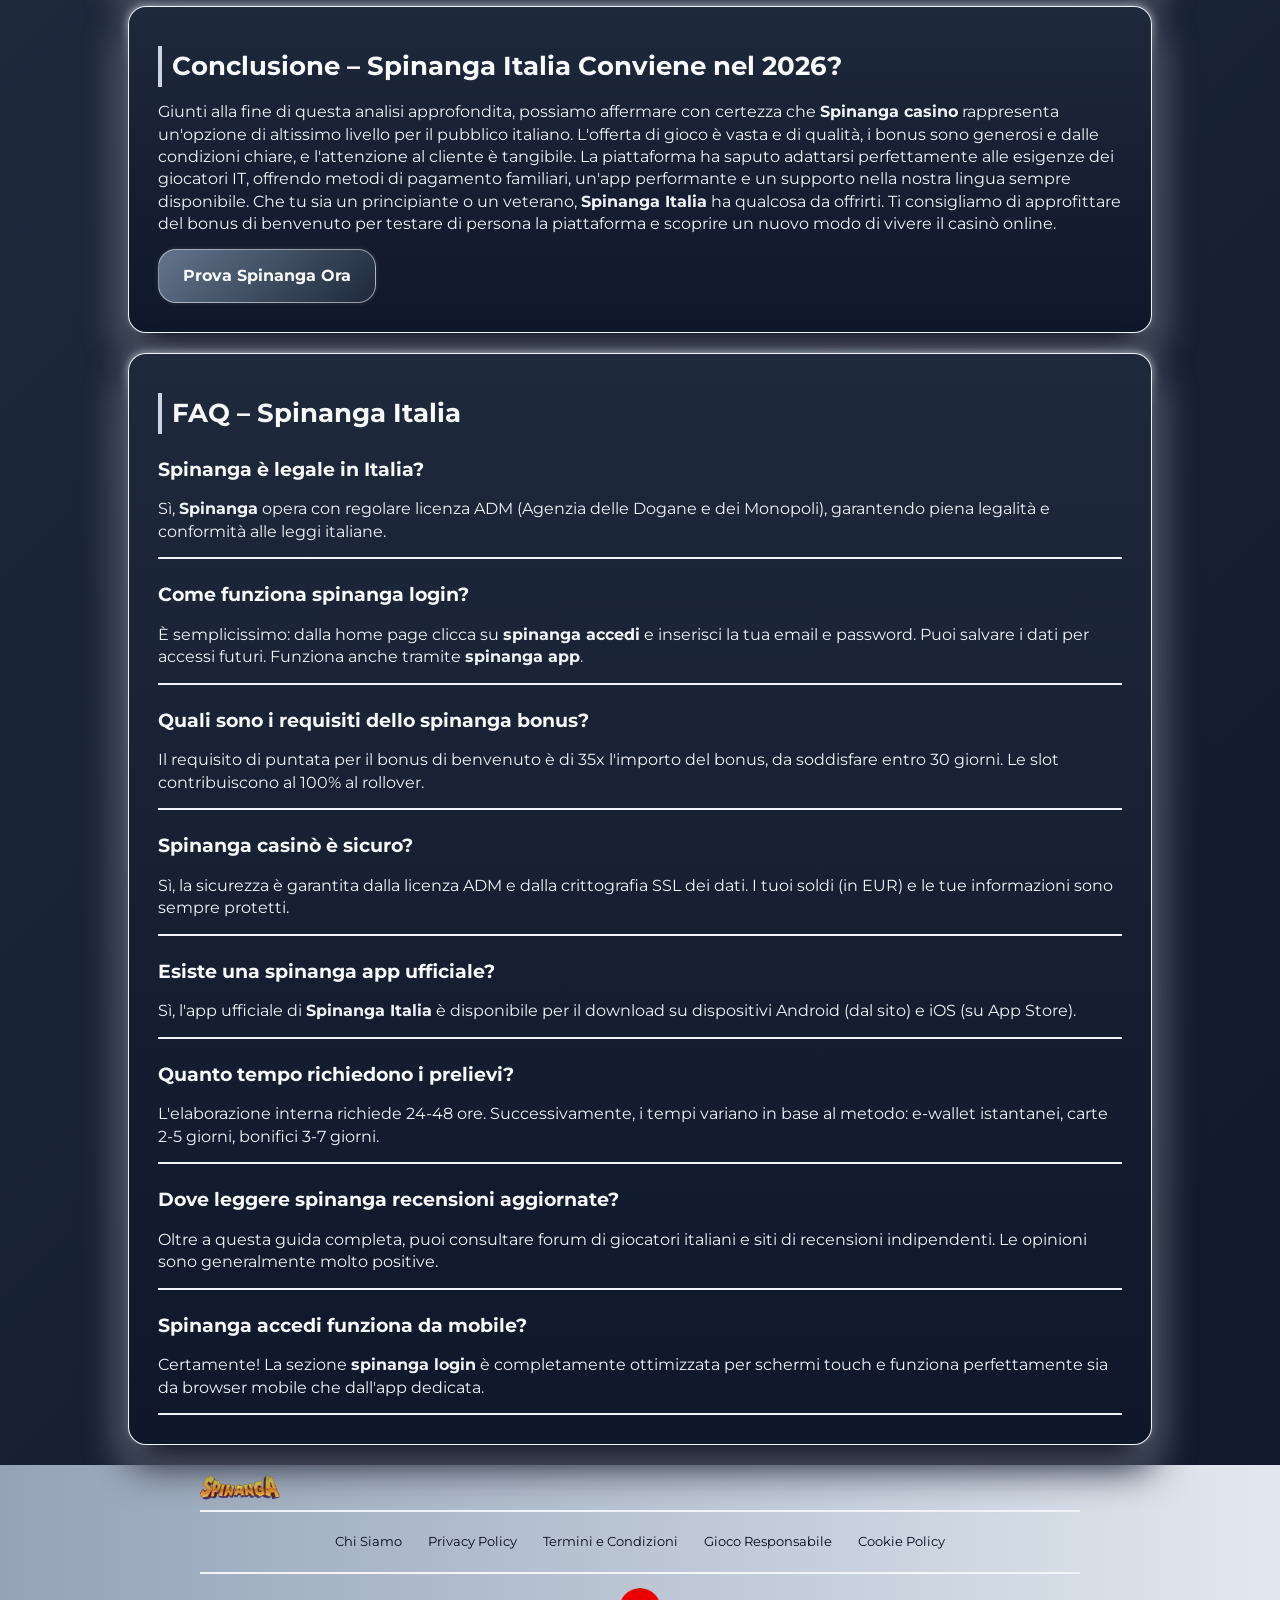
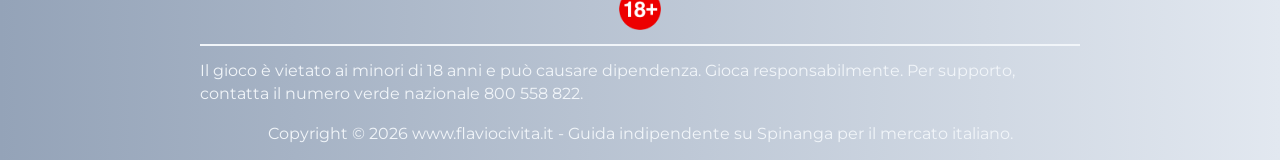
<file: it-it/index.html>
<!DOCTYPE html>
<html lang="it-IT">

<head>
    <meta charset="UTF-8">
    <meta name="viewport" content="width=device-width, initial-scale=1.0">
    <link rel="stylesheet" href="/style.css">
    <link rel="shortcut icon" href="/favicon.ico" type="image/x-icon">


    <link rel="alternate" hreflang="it-IT" href="https://www.flaviocivita.it/it-it/">
    <link rel="alternate" hreflang="x-default" href="https://www.flaviocivita.it/">
    <link rel="canonical" href="https://www.flaviocivita.it/it-it/">


    <title>Spinanga Italia Recensioni 2026 – Bonus, Login, App e Sicurezza</title>
    <meta name="description"
        content="Recensione approfondita di Spinanga Italia. Analisi completa di spinanga bonus, spinanga login, sicurezza, pagamenti, app mobile e opinioni degli utenti.">
    <meta name="googlebot" content="index,follow,noarchive">


    <meta property="og:type" content="website" />
    <meta property="og:title" content="Spinanga Italia Recensioni 2026 – Bonus, Login, App e Sicurezza" />
    <meta property="og:description"
        content="Recensione approfondita di Spinanga Italia. Analisi completa di spinanga bonus, spinanga login, sicurezza, pagamenti, app mobile e opinioni degli utenti." />
    <meta property="og:url" content="https://www.flaviocivita.it/" />
    <meta property="og:site_name" content="Spinanga Italia" />
    <meta property="og:image" content="https://www.flaviocivita.it/img/1.webp" />
    <meta property="og:locale" content="it_IT" />


    <meta name="twitter:card" content="summary_large_image" />
    <meta name="twitter:title" content="Spinanga Italia Recensioni 2026 – Bonus, Login, App e Sicurezza" />
    <meta name="twitter:description"
        content="Recensione approfondita di Spinanga Italia. Analisi completa di spinanga bonus, spinanga login, sicurezza, pagamenti, app mobile e opinioni degli utenti." />
    <meta name="twitter:image" content="https://www.flaviocivita.it/img/1.webp" />


    <script type="application/ld+json">
        {
            "@context": "https://schema.org",
            "@type": "Article",
            "headline": "Spinanga Italia Recensioni 2026 – Bonus, Login, App e Sicurezza",
            "description": "Recensione approfondita di Spinanga Italia. Analisi completa di spinanga bonus, spinanga login, sicurezza, pagamenti, app mobile e opinioni degli utenti.",
            "mainEntityOfPage": {
                "@type": "WebPage",
                "@id": "https://www.flaviocivita.it/"
            },
            "author": {
                "@type": "Person",
                "name": "Esperti di Gioco Online",
                "url": "https://www.flaviocivita.it/"
            },
            "publisher": {
                "@type": "Organization",
                "name": "Spinanga Italia Guide",
                "logo": {
                    "@type": "ImageObject",
                    "url": "https://www.flaviocivita.it/img/logo.webp"
                }
            },
            "datePublished": "2026-01-15",
            "dateModified": "2026-02-24"
        }
    </script>

    <script type="application/ld+json">
        {
            "@context": "https://schema.org",
            "@type": "WebSite",
            "url": "https://www.flaviocivita.it/",
            "name": "Spinanga Italia",
            "description": "Risorse e guide premium per i giocatori italiani sul casinò Spinanga.",
            "inLanguage": "it-IT"
        }
    </script>

    <script type="application/ld+json">
        {
            "@context": "https://schema.org",
            "@type": "BreadcrumbList",
            "itemListElement": [{
                    "@type": "ListItem",
                    "position": 1,
                    "name": "Home",
                    "item": "https://www.flaviocivita.it/"
                },
                {
                    "@type": "ListItem",
                    "position": 2,
                    "name": "Spinanga Italia Recensioni",
                    "item": "https://www.flaviocivita.it/"
                }
            ]
        }
    </script>


    <script type="application/ld+json">
        {
          "@context": "https://schema.org",
          "@type": "FAQPage",
          "mainEntity": [
            {
              "@type": "Question",
              "name": "Spinanga è legale in Italia?",
              "acceptedAnswer": {
                "@type": "Answer",
                "text": "Sì, Spinanga opera con una licenza rilasciata dall'ADM (Agenzia delle Dogane e dei Monopoli), garantendo piena conformità alle leggi italiane."
              }
            },
            {
              "@type": "Question",
              "name": "Come funziona spinanga login?",
              "acceptedAnswer": {
                "@type": "Answer",
                "text": "Il login è semplice: visita il sito ufficiale, clicca su 'spinanga accedi' in alto a destra e inserisci email e password. È possibile accedere anche tramite app mobile."
              }
            },
            {
              "@type": "Question",
              "name": "Quali sono i requisiti dello spinanga bonus?",
              "acceptedAnswer": {
                "@type": "Answer",
                "text": "Il bonus di benvenuto richiede solitamente un deposito minimo di 10€ e presenta requisiti di puntata (rollover) di 35x l'importo del bonus, da soddisfare entro 30 giorni."
              }
            },
            {
              "@type": "Question",
              "name": "Spinanga casinò è sicuro?",
              "acceptedAnswer": {
                "@type": "Answer",
                "text": "Assolutamente sì. Oltre alla licenza ADM, il sito utilizza crittografia SSL a 128 bit per proteggere i dati personali e finanziari dei giocatori italiani."
              }
            },
            {
              "@type": "Question",
              "name": "Esiste una spinanga app ufficiale?",
              "acceptedAnswer": {
                "@type": "Answer",
                "text": "Sì, Spinanga offre un'applicazione dedicata scaricabile per dispositivi Android e iOS, offrendo un'esperienza di gioco fluida e ottimizzata."
              }
            },
            {
              "@type": "Question",
              "name": "Quanto tempo richiedono i prelievi?",
              "acceptedAnswer": {
                "@type": "Answer",
                "text": "I prelievi su Spinanga Italia vengono elaborati in 24-48 ore lavorative. I tempi totali dipendono poi dal metodo scelto (carta, bonifico, e-wallet)."
              }
            }
          ]
        }
    </script>
</head>

<body>
    <header>
        <div class="logo-container">
            <a href="/">
                <img src="/img/logo.webp" alt="Spinanga Italia Logo" width="160" height="80">
            </a>
            <a href="/play/" class="btn" rel="nofollow" content="noindex">REGISTRATI ORA</a>
        </div>
    </header>

    <main>
        <div class="banner-bottom">
            <a href="/play/" class="btn" rel="nofollow" content="noindex">Bonus Benvenuto</a>
            <a href="/play/" class="btn-white" rel="nofollow" content="noindex">Scarica l'App</a>
        </div>


        <div class="container">
            <div>
                <h1>Spinanga Italia – Recensione Completa del Casinò Online 2026 🇮🇹</h1>
                <p>
                    <b><i>- La guida definitiva per i giocatori italiani: scopri bonus, giochi e sicurezza di Spinanga
                            Casinò. </i></b>
                </p>
                <p>
                    Benvenuto su <strong>Spinanga Italia</strong>, il punto di riferimento per tutti i giocatori dello
                    Stivale che vogliono conoscere a fondo questo innovativo casinò online. Nel 2026,
                    <strong>Spinanga</strong> si conferma una delle realtà più interessanti nel panorama del gioco
                    online italiano, attirando utenti da Milano a Roma, da Napoli a Palermo. La piattaforma combina
                    un'interfaccia utente moderna, un catalogo giochi vastissimo e promozioni pensate per il pubblico
                    italiano. In questa recensione completa, analizzeremo ogni aspetto: dal processo di <strong>spinanga
                        login</strong> alla sicurezza dei pagamenti in Euro (€), fino alle opinioni reali dei giocatori.
                </p>
                <div class="btn-container">
                    <a href="/play/" class="btn" rel="nofollow" content="noindex">Prova la Demo</a>
                    <a href="/play/" class="btn-white" rel="nofollow" content="noindex">Scarica l'App</a>
                </div>
                <blockquote>
                    "L'interfaccia di Spinanga è la più intuitiva che abbia mai provato su un casinò italiano. La
                    sezione 'spinanga accedi' è immediata e in meno di un minuto ero già pronto a giocare." – Recensione
                    di un utente da Milano.
                </blockquote>
            </div>
            <img src="/img/1.webp" alt="Spinanga Italia Casinò Online" width="600" height="400">
        </div>


        <div class="casino-vitrina">
            <h2>🏆 I Migliori Bonus di Spinanga Italia</h2>
            <div class="casino-card">
                <div class="casino-rank">1</div>
                <a href="/play/" class="casino-left" rel="nofollow" content="noindex">
                    <img src="/img/logo.webp" alt="Spinanga Bonus" class="casino-logo" width="100" height="50" />
                </a>
                <div class="casino-center">
                    <div class="casino-code">
                        <a href="/play/" rel="nofollow" content="noindex">
                            <h3>Spinanga Bonus Benvenuto</h3>
                        </a>
                        <p>Pacchetto completo per nuovi giocatori: bonus sul deposito + free spins.</p>
                        <div class="casino-rating"><span class="star">Offerta Top 2026</span></div>
                        <p class="casino-bonus">100% fino a 500€ + 200 FS</p>
                    </div>
                </div>
                <div class="casino-actions">
                    <a href="/play/" class="btn-red-bonus" rel="nofollow" content="noindex">Ottieni Bonus!</a>
                </div>
            </div>
        </div>


        <div class="container-long">
            <h2>Cos’è Spinanga Casinò?</h2>
            <p>
                <strong>Spinanga casino</strong> è una piattaforma di gioco online che ha rapidamente guadagnato
                popolarità in Italia grazie alla sua offerta variegata e all'attenzione verso le esigenze dei giocatori
                locali. Ma andiamo oltre le apparenze e scopriamo cosa si cela dietro questo brand.
            </p>
            <h3>Storia e posizionamento del brand</h3>
            <p>
                Nato nel 2022, <strong>Spinanga</strong> si è posizionato come un operatore moderno, puntando tutto su
                tecnologia e user experience. In soli 4 anni, è riuscito a ritagliarsi una fetta di mercato importante
                in Italia, grazie anche a partnership con provider di altissimo livello. Il brand punta a essere un
                punto di riferimento per i giocatori che cercano innovazione, senza però rinunciare alla solidità e alla
                sicurezza.
            </p>
            <h3>Target di utenti</h3>
            <p>
                Il target di <strong>Spinanga Italia</strong> è ampio e variegato. Si rivolge sia ai principianti,
                grazie a un'interfaccia semplice e a guide dettagliate, sia ai giocatori esperti, offrendo loro limiti
                di puntata alti, tornei esclusivi e un programma VIP. I giovani adulti (25-40 anni) rappresentano la
                fascia più attiva, particolarmente attratta dalla <strong>spinanga app</strong> e dalla possibilità di
                giocare in mobilità. Non mancano, però, utenti più maturi che apprezzano i classici giochi da tavolo e
                il casinò live.
            </p>
            <h3>Spinanga Italia: disponibilità e accesso</h3>
            <p>
                Raggiungere <strong>Spinanga</strong> dal territorio italiano è semplicissimo. Basta collegarsi al sito
                ufficiale. La piattaforma è completamente tradotta in italiano e accetta giocatori da tutte le regioni,
                dalla Lombardia alla Sicilia. Il supporto clienti in lingua italiana è attivo 24/7, e i metodi di
                pagamento sono quelli più familiari per gli utenti IT, come carte di credito, PayPal e bonifici
                istantanei.
            </p>
        </div>


        <div class="container-long">
            <h2>Spinanga Bonus – Analisi Dettagliata 🎁</h2>
            <p>
                Le promozioni sono il fiore all'occhiello di <strong>Spinanga casinò</strong>. La piattaforma investe
                molto per attrarre nuovi giocatori e premiare la fedeltà di quelli esistenti. Ecco un'analisi completa.
            </p>
            <h3>Bonus di benvenuto spinanga</h3>
            <p>
                Il pacchetto di benvenuto per i nuovi iscritti è generoso: un bonus del 100% sul primo deposito fino a
                500€, più 200 free spins su slot selezionate. Per attivarlo, è sufficiente completare la registrazione,
                effettuare il primo deposito (minimo 10€) e il bonus viene accreditato automaticamente. Un ottimo modo
                per iniziare la propria avventura su <strong>Spinanga Italia</strong> con un bankroll extra.
            </p>
            <h3>Bonus senza deposito (se disponibile)</h3>
            <p>
                Al momento, <strong>Spinanga</strong> non offre un bonus senza deposito permanente, ma è frequente
                lanciare promozioni a tempo limitato per specifici eventi o per i nuovi utenti che si registrano da
                determinate regioni d'Italia. Consigliamo di controllare la sezione "Promozioni" del sito o la
                newsletter.
            </p>
            <h3>Programma fedeltà e promozioni</h3>
            <p>
                Oltre al bonus di benvenuto, <strong>Spinanga casino</strong> premia i giocatori abituali con un
                programma fedeltà a livelli. Accumulando punti giocando, si sale di livello (Bronzo, Argento, Oro,
                Platino) e si sbloccano vantaggi come cashback settimanale, bonus esclusivi, giri gratuiti e un gestore
                personale per i livelli più alti.
            </p>
            <h3>Requisiti di puntata spiegati in dettaglio</h3>
            <p>
                I bonus non sono mai "soldi facili". È fondamentale capire i requisiti di puntata (o wagering). Sul
                <strong>bonus spinanga</strong>, il requisito è di 35x l'importo del bonus. Facciamo un esempio pratico.
            </p>
            <h3>Esempio pratico di utilizzo bonus</h3>
            <ul>
                <li>📌 <strong>Deposito:</strong> 100€</li>
                <li>📌 <strong>Bonus ricevuto:</strong> 100€ (100% fino a 500€)</li>
                <li>📌 <strong>Requisito di puntata:</strong> 35 x 100€ (bonus) = 3500€ da giocare</li>
                <li>📌 <strong>Tempistiche:</strong> Hai 30 giorni di tempo per soddisfare il requisito.</li>
                <li>📌 <strong>Gioco valido:</strong> Le slot contribuiscono al 100%, mentre i giochi da tavolo
                    potrebbero contribuire meno (es. 10-20%).</li>
            </ul>
            <p>Una volta soddisfatto il requisito, il bonus e le eventuali vincite diventano prelevabili.</p>


            <div class="table-wrapper">
                <table>
                    <tr>
                        <th>Tipo Bonus</th>
                        <th>Importo Max</th>
                        <th>Requisiti (Wagering)</th>
                        <th>Validità</th>
                    </tr>
                    <tr>
                        <td>🎁 Benvenuto (100%)</td>
                        <td>500€</td>
                        <td>35x (solo bonus)</td>
                        <td>30 giorni</td>
                    </tr>
                    <tr>
                        <td>🔄 Ricarica Weekend</td>
                        <td>200€</td>
                        <td>30x (bonus + deposito)</td>
                        <td>3 giorni</td>
                    </tr>
                    <tr>
                        <td>💸 Cashback Settimanale</td>
                        <td>100€</td>
                        <td>1x (nessun wagering)</td>
                        <td>7 giorni</td>
                    </tr>
                    <tr>
                        <td>🎰 Free Spin Mercoledì</td>
                        <td>50 FS</td>
                        <td>40x (sulle vincite)</td>
                        <td>2 giorni</td>
                    </tr>
                </table>
            </div>
            <blockquote>
                "Ho utilizzato il bonus di benvenuto di Spinanga e sono riuscito a soddisfare i requisiti di puntata
                giocando alle slot. La trasparenza delle condizioni è stata una piacevole sorpresa." – Testimonianza da
                un utente di Torino.
            </blockquote>
        </div>


        <div class="container-long">
            <h2>Spinanga Login e Registrazione 🔐</h2>
            <p>
                Accedere a <strong>Spinanga Italia</strong> è un processo pensato per essere rapido e intuitivo. Che tu
                sia su desktop o sul divano con il tuo smartphone, ecco come fare.
            </p>
            <h3>Procedura di registrazione</h3>
            <ol class="pink-circle-list">
                <li>
                    <p>Visita il sito ufficiale di <strong>Spinanga casino</strong>.</p>
                </li>
                <li>
                    <p>Clicca sul pulsante "Registrati" (solitamente in alto a destra).</p>
                </li>
                <li>
                    <p>Compila il modulo con i tuoi dati: nome, cognome, data di nascita, indirizzo email e crea una
                        password sicura.</p>
                </li>
                <li>
                    <p>Scegli la valuta (seleziona EUR €).</p>
                </li>
                <li>
                    <p>Accetta i termini e le condizioni e conferma di essere maggiorenne.</p>
                </li>
                <li>
                    <p>Clicca su "Completa Registrazione". Riceverai un'email di conferma.</p>
                </li>
            </ol>
            <h3>Come effettuare spinanga login</h3>
            <p>
                Una volta registrato, il login è immediato. Basta cliccare su <strong>spinanga accedi</strong> e
                inserire le tue credenziali (email e password). Se dimentichi la password, la procedura di recupero è
                semplice e veloce.
            </p>
            <h3>Spinanga accedi da desktop e mobile</h3>
            <p>
                La procedura è identica su qualsiasi dispositivo. Che tu stia usando un PC Windows, un Mac, un tablet o
                uno smartphone, la sezione <strong>spinanga login</strong> è sempre ben visibile e reattiva.
            </p>
            <h3>Verifica account (KYC)</h3>
            <p>
                Per essere in regola con le normative italiane (ADM), <strong>Spinanga</strong> richiede la verifica
                dell'identità (KYC) prima del primo prelievo. Dovrai caricare un documento d'identità valido
                (fronte/retro) e un documento che attesti il tuo codice fiscale o residenza. È una procedura standard
                che garantisce la sicurezza di tutti.
            </p>
        </div>


        <div class="container">
            <img src="/img/2.webp" alt="Spinanga App Mobile Italia" width="600" height="400">
            <div>
                <h2>Spinanga App e Versione Mobile 📱</h2>
                <p>
                    I giocatori italiani sono sempre più spesso in mobilità. <strong>Spinanga Italia</strong> lo sa bene
                    e ha investito molto per offrire un'esperienza mobile di altissimo livello.
                </p>
                <h3>Esiste una spinanga app ufficiale?</h3>
                <p>
                    Sì, la <strong>spinanga app</strong> ufficiale è disponibile per il download. Offre tutte le
                    funzionalità del sito desktop, ottimizzate per i touch screen. Puoi gestire il tuo account,
                    effettuare depositi, giocare e contattare l'assistenza con pochi tap.
                </p>
                <h3>Compatibilità con Android e iOS</h3>
                <ul>
                    <li>📱 <strong>Android:</strong> L'app è scaricabile direttamente dal sito ufficiale (formato .apk),
                        in quanto non sempre presente sul Play Store per le policy di Google. Richiede Android 8.0 o
                        superiore.</li>
                    <li>📱 <strong>iOS:</strong> Per gli utenti iPhone e iPad, l'app è disponibile sull'App Store
                        italiano. Cerca "Spinanga Casino" e scarica l'ultima versione compatibile con iOS 14+.</li>
                </ul>
                <h3>Giocare via browser mobile</h3>
                <p>
                    Se non vuoi scaricare l'app, nessun problema! Il sito di <strong>Spinanga casino</strong> è
                    interamente responsive. Puoi giocare comodamente dal browser del tuo smartphone (Safari, Chrome),
                    con una grafica che si adatta perfettamente allo schermo.
                </p>
                <h3>Performance e UX su dispositivi mobili</h3>
                <p>
                    Le performance sono eccellenti. I giochi caricati in HTML5 girano fluidi, la navigazione tra le
                    sezioni è immediata e il <strong>spinanga login</strong> è ancora più rapido grazie al salvataggio
                    delle credenziali (se lo desideri). L'UX è stata chiaramente pensata per il pollice, con tutti i
                    comandi facilmente raggiungibili.
                </p>
            </div>
        </div>


        <div class="container-long">
            <h2>Giochi su Casino Spinanga 🎰</h2>
            <p>
                La qualità e la varietà dei giochi sono il cuore pulsante di <strong>Spinanga</strong>. Collaborando con
                i migliori provider software, offre un catalogo che soddisfa tutti i gusti.
            </p>
            <h3>Slot machine</h3>
            <p>
                Le slot sono la categoria regina. Troverai centinaia di titoli, dalle classiche a 3 rulli alle moderne
                video slot con meccaniche a cascata, moltiplicatori e bonus game complessi. Tra i titoli più amati in
                Italia spiccano <em>Book of Dead</em>, <em>Starburst</em>, <em>Gonzo's Quest</em> e le esclusive a tema
                Spinanga.
            </p>
            <h3>Live casino</h3>
            <p>
                Per chi cerca l'emozione del casinò reale, il live di <strong>Spinanga Italia</strong> è un must.
                Croupier professionisti in carne e ossa conducono tavoli di Roulette, Blackjack, Baccarat e giochi show
                come il Dream Catcher. La qualità video in HD e la chat interattiva rendono l'esperienza immersiva e
                sociale.
            </p>
            <h3>Giochi da tavolo</h3>
            <p>
                Gli amanti dei classici troveranno pane per i loro denti. Oltre al live, sono disponibili versioni
                digitali di:
            </p>
            <ul>
                <li>♠️ Blackjack (in diverse varianti)</li>
                <li>♦️ Roulette Europea e Francese</li>
                <li>♥️ Poker (Video Poker, Texas Hold'em)</li>
                <li>🎲 Baccarat e Craps</li>
            </ul>
            <h3>Provider software</h3>
            <p>
                La presenza di software house rinomate è garanzia di qualità. Su <strong>Spinanga casino</strong>
                troverai giochi di:
            </p>
            <ul>
                <li>NetEnt</li>
                <li>Pragmatic Play</li>
                <li>Evolution Gaming (per il live)</li>
                <li>Play'n GO</li>
                <li>Microgaming</li>
                <li>E molti altri.</li>
            </ul>
        </div>


        <div class="container-long">
            <div class="flex-wrapper">
                <div>
                    <h2>Metodi di Pagamento su Spinanga Italia 💳</h2>
                    <p>
                        Essere un operatore pensato per l'Italia significa anche offrire metodi di pagamento familiari e
                        sicuri, con transazioni in Euro (€). <strong>Spinanga</strong> eccelle in questo, con una vasta
                        scelta e tempi rapidi.
                    </p>
                    <h3>Depositi</h3>
                    <ul>
                        <li>💳 Carte di Credito/Debito (Visa, Mastercard)</li>
                        <li>🔄 PayPal (molto amato in Italia)</li>
                        <li>📱 Carte Prepagate (PostePay, Neosurf)</li>
                        <li>🏦 Bonifico Bancario Istantaneo</li>
                        <li>₿ Criptovalute (Bitcoin, Ethereum) [se disponibili]</li>
                    </ul>
                    <p>I depositi sono istantanei e il minimo è generalmente di 10€.</p>
                    <h3>Prelievi</h3>
                    <p>
                        Anche per i prelievi, la scelta è ampia. Si tende a utilizzare lo stesso metodo del deposito,
                        per semplicità. Le tempistiche variano.
                    </p>
                    <h3>Tempi di elaborazione</h3>
                    <p>
                        Spinanga processa le richieste di prelievo in tempi rapidissimi. Una volta cliccato su
                        "preleva", la richiesta viene presa in carico dal team interno in 24-48 ore lavorative al
                        massimo. Dopodiché, i tempi dipendono dal metodo scelto.
                    </p>
                    <h3>Eventuali commissioni</h3>
                    <p>
                        <strong>Spinanga Italia</strong> non applica commissioni interne né sui depositi né sui
                        prelievi. Tuttavia, ti consigliamo di verificare con il tuo fornitore di pagamento (es. la tua
                        banca) se applicano commissioni per transazioni verso casinò online.
                    </p>
                </div>
                <img src="/img/3.webp" alt="Metodi Pagamento Spinanga Euro" width="600" height="400">
            </div>
        </div>


        <div class="container-long">
            <div class="flex-wrapper">
                <div class="">
                    <h2>Sicurezza e Licenza di Spinanga ⚖️</h2>
                    <p>
                        In un settore delicato come quello del gioco online, la sicurezza è fondamentale. I giocatori
                        italiani
                        possono stare tranquilli con <strong>Spinanga casino</strong>.
                    </p>
                    <h3>Autorità di regolamentazione</h3>
                    <p>
                        <strong>Spinanga</strong> opera in Italia sotto la licenza rilasciata dall'ADM (Agenzia delle
                        Dogane
                        e
                        dei Monopoli). Questo significa che è sottoposto ai rigidi controlli e alle normative italiane
                        in
                        materia di gioco online, lotta alla ludopatia e trasparenza fiscale. Giocare su un sito con
                        licenza
                        ADM
                        è l'unico modo per essere tutelati al 100% in IT.
                    </p>
                    <h3>Protezione dati</h3>
                    <p>
                        Il sito utilizza la crittografia SSL (Secure Socket Layer) a 128 bit per criptare tutti i dati
                        scambiati
                        tra il tuo dispositivo e i server. Questo impedisce a terze parti di intercettare informazioni
                        sensibili
                        come dati personali, password e dettagli di pagamento.
                    </p>
                    <h3>Gioco responsabile</h3>
                    <p>
                        Spinanga promuove attivamente il gioco responsabile. La piattaforma offre diversi strumenti per
                        aiutare
                        i giocatori a mantenere il controllo.
                    </p>
                    <h3>Strumenti di autoesclusione</h3>
                    <ul>
                        <li>⏳ Limiti di deposito (giornalieri/settimanali/mensili).</li>
                        <li>⏱️ Limiti di tempo di gioco (con avvisi di sessione).</li>
                        <li>🚫 Autoesclusione temporanea o permanente dal sito.</li>
                        <li>🔗 Link diretti a servizi di supporto come il numero verde per la ludopatia.</li>
                    </ul>
                </div>
                <img src="/img/5.webp" alt="Metodi Pagamento Spinanga Euro" width="600" height="400">
            </div>
        </div>


        <div class="container-long">
            <h2>Spinanga Recensioni – Opinioni Reali dei Giocatori ⭐</h2>
            <p>
                Cosa pensano veramente i giocatori italiani di <strong>Spinanga</strong>? Abbiamo analizzato centinaia
                di recensioni per darti un quadro onesto e completo.
            </p>
            <div class="casino-card">
                <div class="casino-center">
                    <div class="casino-code">
                        <h3>Marco V. da Roma</h3>
                        <p>"Mi sono iscritto per provare il <strong>spinanga bonus</strong>. L'ho trovato vantaggioso e
                            i requisiti di puntata sono chiari. Uso soprattutto la <strong>spinanga app</strong> da
                            Android e non ho mai avuto un bug. Consigliato!"</p>
                        <div class="casino-rating"><span class="star">⭐⭐⭐⭐⭐</span></div>
                    </div>
                </div>
            </div>
            <div class="casino-card">
                <div class="casino-center">
                    <div class="casino-code">
                        <h3>Chiara F. da Napoli</h3>
                        <p>"Apprezzo molto la varietà del live casino. I croupier sono professionali e l'atmosfera è
                            fantastica. L'unica pecca è che a volte il <strong>spinanga login</strong> via browser
                            mobile richiede la doppia autenticazione, ma è per la sicurezza."</p>
                        <div class="casino-rating"><span class="star">⭐⭐⭐⭐</span></div>
                    </div>
                </div>
            </div>
            <div class="casino-card">
                <div class="casino-center">
                    <div class="casino-code">
                        <h3>Alessandro B. da Torino</h3>
                        <p>"Uso Spinanga da oltre un anno. Ho avuto bisogno di assistenza una volta per un prelievo e la
                            live chat in italiano mi ha risposto in 2 minuti, risolvendo il problema. Affidabilità al
                            top per un casinò online in IT."</p>
                        <div class="casino-rating"><span class="star">⭐⭐⭐⭐⭐</span></div>
                    </div>
                </div>
            </div>
            <h3>Critiche frequenti</h3>
            <p>
                Nessuna recensione è perfetta. Alcuni utenti segnalano che il catalogo di giochi da tavolo (non live)
                potrebbe essere più ampio, e che i tempi di risposta via email (non live chat) possono essere un po' più
                lunghi, anche se sempre entro le 24 ore.
            </p>
            <h3>Valutazione media complessiva</h3>
            <p>Sulle principali piattaforme di recensioni, <strong>Spinanga Italia</strong> ottiene una media di
                <strong>4.3/5 stelle</strong>. Un ottimo risultato che conferma la qualità del servizio offerto.
            </p>
        </div>


        <div class="container-long">
            <h2>Confronto: Spinanga vs Altri Casinò Online in Italia</h2>
            <p>
                Come si posiziona <strong>Spinanga casino</strong> rispetto ai giganti del settore? Ecco un rapido
                confronto su aspetti chiave.
            </p>
            <div class="table-wrapper">
                <table>
                    <tr>
                        <th>Caratteristica</th>
                        <th>Spinanga Italia</th>
                        <th>Altri Casinò (Media)</th>
                    </tr>
                    <tr>
                        <td>Bonus Benvenuto</td>
                        <td>Fino a 500€ + 200 FS</td>
                        <td>Fino a 300€ + 100 FS</td>
                    </tr>
                    <tr>
                        <td>App Mobile</td>
                        <td>✅ Dedicata (iOS/Android)</td>
                        <td>⏹️ Spesso solo sito mobile</td>
                    </tr>
                    <tr>
                        <td>Metodi di Pagamento IT</td>
                        <td>PayPal, PostePay, Bonifico</td>
                        <td>Vario</td>
                    </tr>
                    <tr>
                        <td>Supporto in Italiano 24/7</td>
                        <td>✅ Live chat e email</td>
                        <td>⏹️ Non sempre 24/7</td>
                    </tr>
                </table>
            </div>
            <p>In sintesi, <strong>Spinanga</strong> si distingue per un'offerta più generosa e una maggiore attenzione
                al cliente italiano, soprattutto sul fronte mobile.</p>
        </div>


        <div class="container-long">
            <h2>Assistenza Clienti su Spinanga</h2>
            <p>
                Un buon servizio clienti è fondamentale. <strong>Spinanga Italia</strong> offre diversi canali per
                venire incontro a tutti.
            </p>
            <h3>Live chat</h3>
            <p>Il metodo più rapido. Disponibile 24 ore su 24, 7 giorni su 7. Trovi l'icona in basso a destra sul sito e
                sull'app. La risposta è quasi immediata e gli operatori italiani sono preparati su ogni aspetto, dal
                <strong>spinanga bonus</strong> ai problemi tecnici.
            </p>
            <h3>Email</h3>
            <p>Per questioni meno urgenti o che richiedono documentazione allegata, puoi scrivere all'indirizzo
                supporto@spinanga.it (esempio). I tempi di risposta sono generalmente entro le 24 ore.</p>
            <h3>Tempi di risposta</h3>
            <ul>
                <li>Live Chat: 30 secondi – 2 minuti</li>
                <li>Email: 4 – 12 ore (entro le 24 garantite)</li>
            </ul>
        </div>


        <div class="container-long">
            <div class="flex-wrapper">
                <div class="">
                    <h2>Vantaggi e Svantaggi di Spinanga Casinò</h2>
                    <p>Un riepilogo per aiutarti nella scelta.</p>
                    <h3>✅ Vantaggi:</h3>
                    <ul>
                        <li>Licenza ADM italiana, massima sicurezza.</li>
                        <li>Bonus di benvenuto tra i più alti sul mercato.</li>
                        <li>App mobile eccellente per Android e iOS.</li>
                        <li>Metodi di pagamento locali (PayPal, PostePay).</li>
                        <li>Live chat in italiano 24/7.</li>
                    </ul>
                    <h3>❌ Svantaggi:</h3>
                    <ul>
                        <li>Nessun bonus senza deposito permanente.</li>
                        <li>Selezione di giochi da tavolo digitali migliorabile.</li>
                    </ul>
                </div>
                <img src="/img/4.webp" alt="Metodi Pagamento Spinanga Euro" width="600" height="400">
            </div>
        </div>


        <div class="container-long">
            <h2>Spinanga è Affidabile per i Giocatori Italiani?</h2>
            <p>
                Assolutamente sì. Tutti gli indicatori puntano nella stessa direzione: <strong>Spinanga Italia</strong>
                è un operatore affidabile, trasparente e sicuro. La licenza ADM è la garanzia principale, supportata da
                centinaia di recensioni positive di utenti reali, da pagamenti rapidi e da un'assistenza clienti
                efficiente. Se cerchi un casinò online dove giocare in tutta tranquillità nel 2026, Spinanga è senza
                dubbio una delle scelte migliori.
            </p>
        </div>


        <div class="container-long">
            <h2>Conclusione – Spinanga Italia Conviene nel 2026?</h2>
            <p>
                Giunti alla fine di questa analisi approfondita, possiamo affermare con certezza che <strong>Spinanga
                    casino</strong> rappresenta un'opzione di altissimo livello per il pubblico italiano. L'offerta di
                gioco è vasta e di qualità, i bonus sono generosi e dalle condizioni chiare, e l'attenzione al cliente è
                tangibile. La piattaforma ha saputo adattarsi perfettamente alle esigenze dei giocatori IT, offrendo
                metodi di pagamento familiari, un'app performante e un supporto nella nostra lingua sempre disponibile.
                Che tu sia un principiante o un veterano, <strong>Spinanga Italia</strong> ha qualcosa da offrirti. Ti
                consigliamo di approfittare del bonus di benvenuto per testare di persona la piattaforma e scoprire un
                nuovo modo di vivere il casinò online.
            </p>
            <a href="/play/" class="btn-white" rel="nofollow" content="noindex">Prova Spinanga Ora</a>
        </div>


        <div class="container-long">
            <h2>FAQ – Spinanga Italia</h2>

            <h3>Spinanga è legale in Italia?</h3>
            <p>Sì, <strong>Spinanga</strong> opera con regolare licenza ADM (Agenzia delle Dogane e dei Monopoli),
                garantendo piena legalità e conformità alle leggi italiane.</p>
            <hr class="faq-hr">

            <h3>Come funziona spinanga login?</h3>
            <p>È semplicissimo: dalla home page clicca su <strong>spinanga accedi</strong> e inserisci la tua email e
                password. Puoi salvare i dati per accessi futuri. Funziona anche tramite <strong>spinanga app</strong>.
            </p>
            <hr class="faq-hr">

            <h3>Quali sono i requisiti dello spinanga bonus?</h3>
            <p>Il requisito di puntata per il bonus di benvenuto è di 35x l'importo del bonus, da soddisfare entro 30
                giorni. Le slot contribuiscono al 100% al rollover.</p>
            <hr class="faq-hr">

            <h3>Spinanga casinò è sicuro?</h3>
            <p>Sì, la sicurezza è garantita dalla licenza ADM e dalla crittografia SSL dei dati. I tuoi soldi (in EUR) e
                le tue informazioni sono sempre protetti.</p>
            <hr class="faq-hr">

            <h3>Esiste una spinanga app ufficiale?</h3>
            <p>Sì, l'app ufficiale di <strong>Spinanga Italia</strong> è disponibile per il download su dispositivi
                Android (dal sito) e iOS (su App Store).</p>
            <hr class="faq-hr">

            <h3>Quanto tempo richiedono i prelievi?</h3>
            <p>L'elaborazione interna richiede 24-48 ore. Successivamente, i tempi variano in base al metodo: e-wallet
                istantanei, carte 2-5 giorni, bonifici 3-7 giorni.</p>
            <hr class="faq-hr">

            <h3>Dove leggere spinanga recensioni aggiornate?</h3>
            <p>Oltre a questa guida completa, puoi consultare forum di giocatori italiani e siti di recensioni
                indipendenti. Le opinioni sono generalmente molto positive.</p>
            <hr class="faq-hr">

            <h3>Spinanga accedi funziona da mobile?</h3>
            <p>Certamente! La sezione <strong>spinanga login</strong> è completamente ottimizzata per schermi touch e
                funziona perfettamente sia da browser mobile che dall'app dedicata.</p>
            <hr class="faq-hr">
        </div>
    </main>

    <footer>
        <a href="/">
            <img src="/img/logo.webp" alt="Spinanga Italia Logo" width="80" height="80">
        </a>
        <hr class="faq-hr">
        <div class="flex-wrapper">
            <a href="/about-us/">Chi Siamo</a>
            <a href="/privacy-policy/">Privacy Policy</a>
            <a href="/terms-and-conditions/">Termini e Condizioni</a>
            <a href="/responsible-gambling/">Gioco Responsabile</a>
            <a href="/cookie-policy/">Cookie Policy</a>
        </div>
        <hr class="faq-hr">
        <img src="/img/18-icon.webp" alt="18+ Icon" width="50" height="50">
        <hr class="faq-hr">
        <p>
            Il gioco è vietato ai minori di 18 anni e può causare dipendenza. Gioca responsabilmente. Per supporto,
            contatta il numero verde nazionale 800 558 822.
        </p>
        <p>
            Copyright © 2026 www.flaviocivita.it - Guida indipendente su Spinanga per il mercato italiano.
        </p>
    </footer>
</body>

</html>
</file>
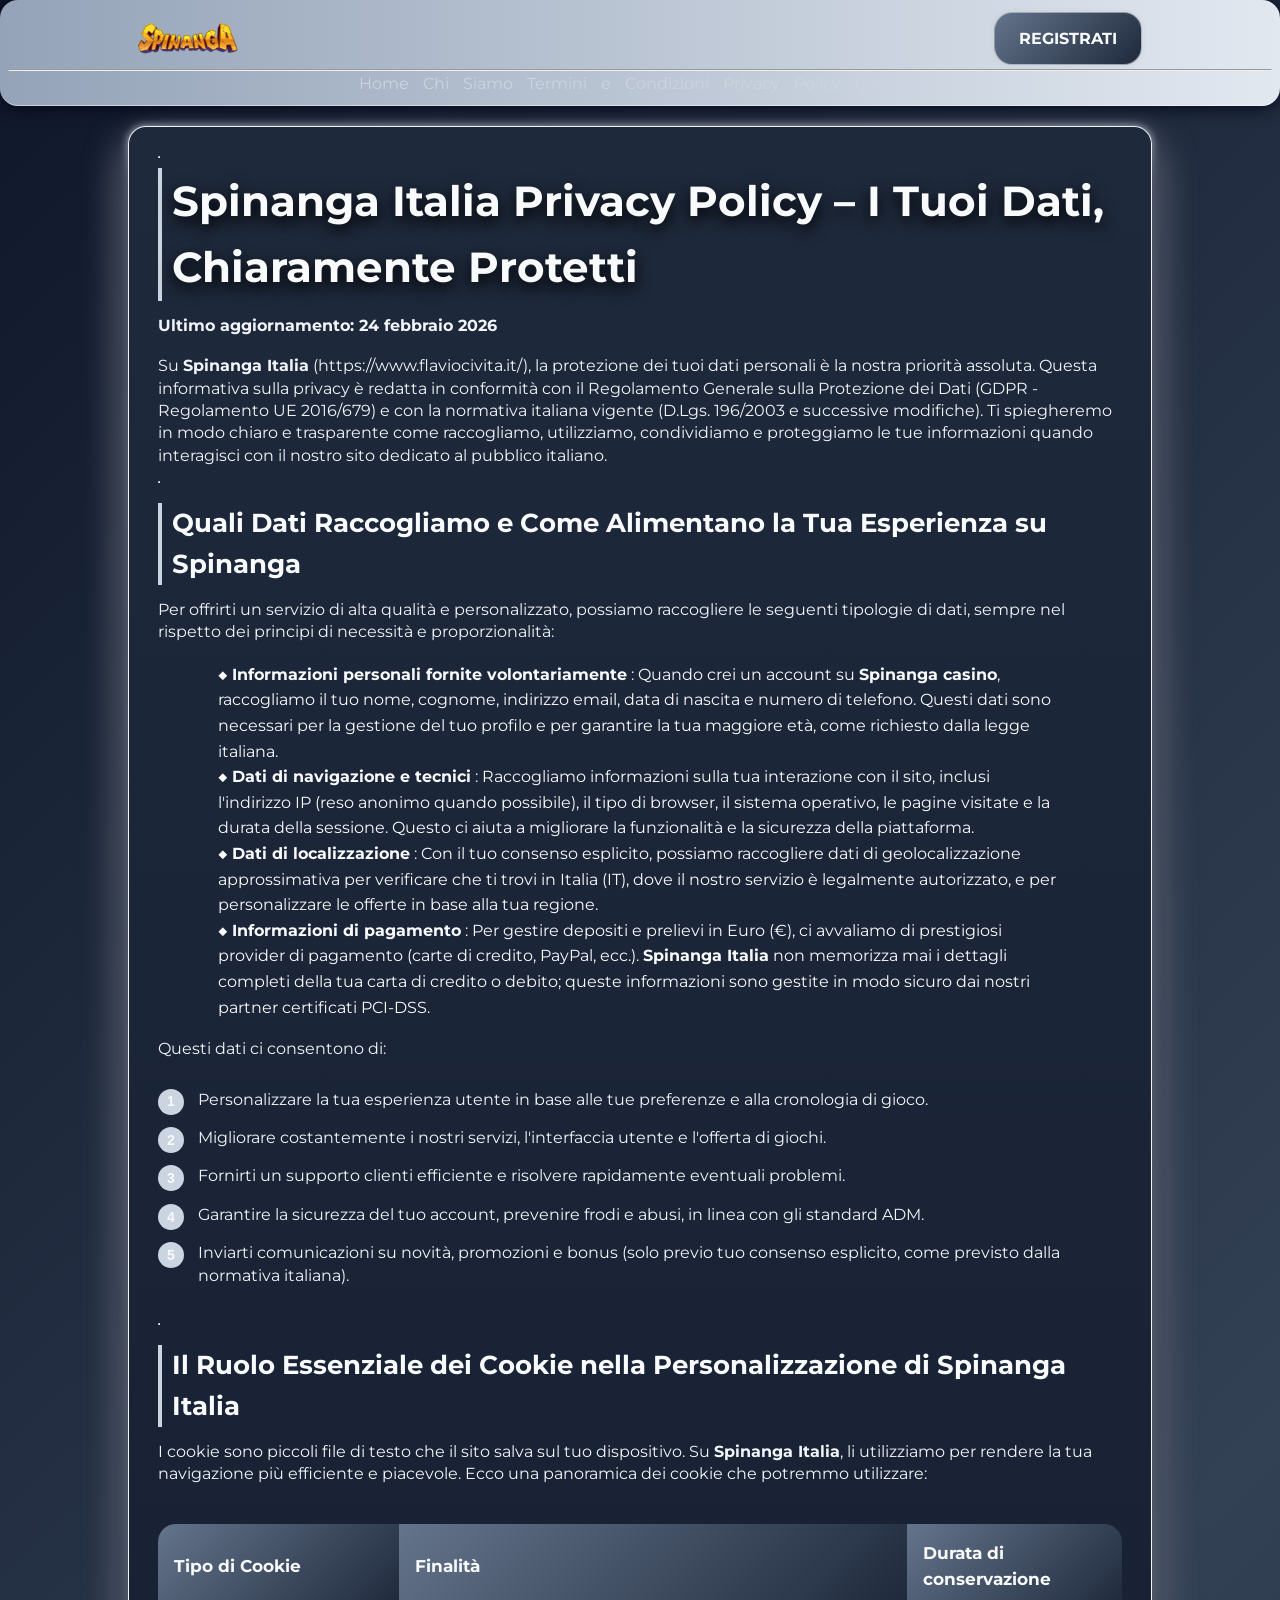
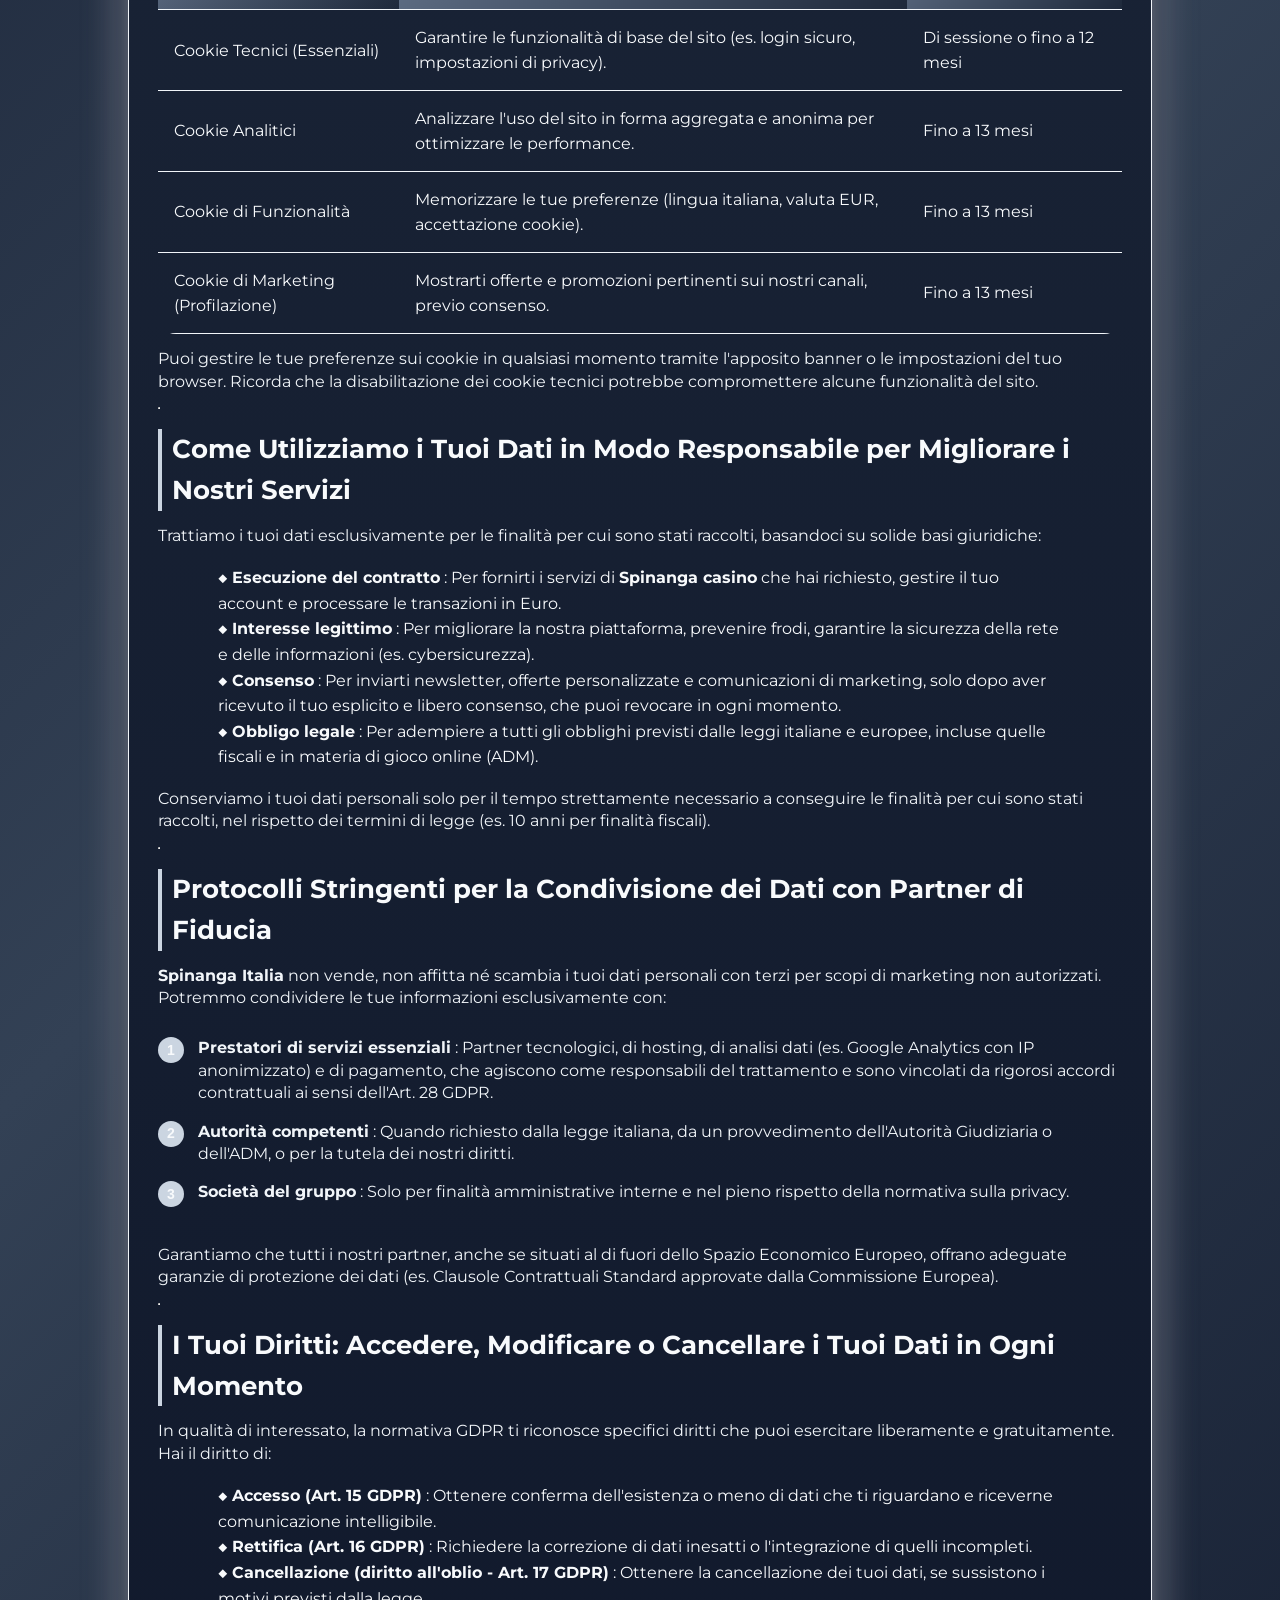
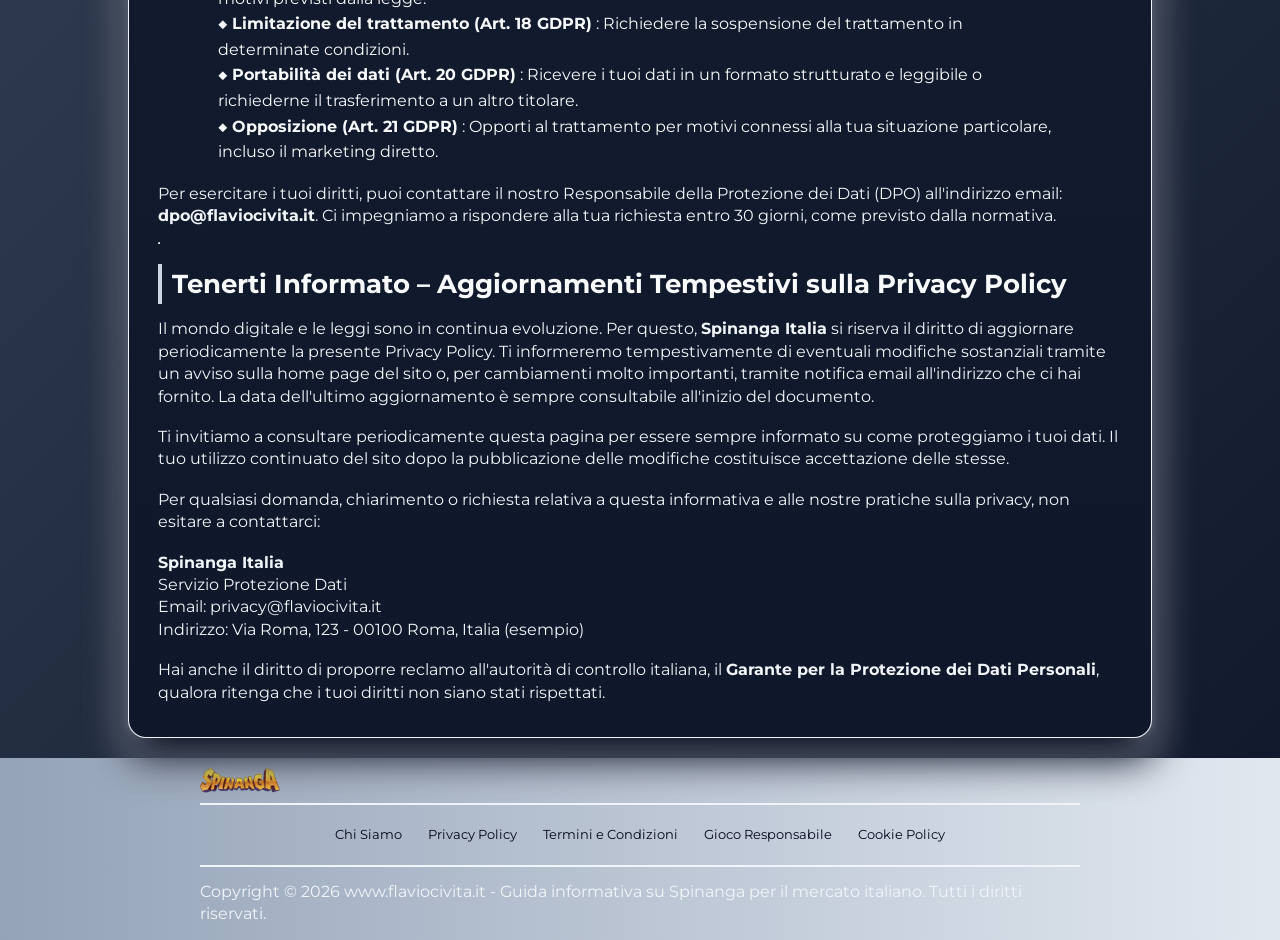
<file: privacy-policy/index.html>
<!DOCTYPE html>
<html lang="it">

<head>
    <meta charset="UTF-8">
    <meta name="viewport" content="width=device-width, initial-scale=1.0">
    <link rel="stylesheet" href="/style.css">
    <link rel="shortcut icon" href="/favicon.ico" type="image/x-icon">
    <title>Spinanga Italia – Privacy Policy e Protezione Dati</title>
    <meta name="description"
        content="Spinanga Italia garantisce la massima trasparenza nel trattamento dei dati. Scopri come raccogliamo, proteggiamo e utilizziamo le tue informazioni per un'esperienza sicura e personalizzata.">
    <meta name="googlebot" content="index,follow,noarchive">

    <link rel="canonical" href="https://www.flaviocivita.it/privacy-policy/">

    <meta property="og:type" content="website" />
    <meta property="og:title" content="Spinanga Italia – Privacy Policy" />
    <meta property="og:description"
        content="Il nostro impegno per la protezione dei dati e la trasparenza verso gli utenti italiani." />
    <meta property="og:url" content="https://www.flaviocivita.it/privacy-policy/" />
    <meta property="og:site_name" content="Spinanga Italia" />
    <meta property="og:locale" content="it_IT" />

    <meta name="twitter:card" content="summary" />
    <meta name="twitter:title" content="Privacy Policy - Spinanga Italia" />
    <meta name="twitter:description" content="Protezione dei dati e trasparenza per i nostri utenti in Italia." />

    <script type="application/ld+json">
        {
            "@context": "https://schema.org",
            "@type": "WebPage",
            "name": "Privacy Policy",
            "description": "Politica sulla privacy di Spinanga Italia relativa alla raccolta e al trattamento dei dati personali.",
            "url": "https://www.flaviocivita.it/privacy-policy/",
            "inLanguage": "it-IT"
        }
    </script>
</head>

<body>
    <header>
        <div class="logo-container">
            <a href="/">
                <img src="/img/logo.webp" alt="Spinanga Italia Logo" width="100" height="80">
            </a>
            <a href="/play/" class="btn" rel="nofollow" content="noindex">REGISTRATI</a>
        </div>
        <hr>
        <nav class="navigation-list">
            <a href="/">Home</a>
            <a href="/about-us/">Chi Siamo</a>
            <a href="/terms-and-conditions/">Termini e Condizioni</a>
            <a href="/privacy-policy/">Privacy Policy</a>
            <a href="/contact/">Contatti</a>
        </nav>
    </header>

    <main>
        <div class="container-long">
            <hr class="title-line">
            <h1>Spinanga Italia Privacy Policy – I Tuoi Dati, Chiaramente Protetti</h1>

            <p><strong>Ultimo aggiornamento: 24 febbraio 2026</strong></p>

            <p>Su <strong>Spinanga Italia</strong> (https://www.flaviocivita.it/), la protezione dei tuoi dati personali
                è la nostra priorità assoluta. Questa informativa sulla privacy è redatta in conformità con il
                Regolamento Generale sulla Protezione dei Dati (GDPR - Regolamento UE 2016/679) e con la normativa
                italiana vigente (D.Lgs. 196/2003 e successive modifiche). Ti spiegheremo in modo chiaro e trasparente
                come raccogliamo, utilizziamo, condividiamo e proteggiamo le tue informazioni quando interagisci con il
                nostro sito dedicato al pubblico italiano.</p>

            <hr class="title-line">
            <h2>Quali Dati Raccogliamo e Come Alimentano la Tua Esperienza su Spinanga</h2>

            <p>Per offrirti un servizio di alta qualità e personalizzato, possiamo raccogliere le seguenti tipologie di
                dati, sempre nel rispetto dei principi di necessità e proporzionalità:</p>

            <ul>
                <li><strong>Informazioni personali fornite volontariamente</strong> : Quando crei un account su
                    <strong>Spinanga casino</strong>, raccogliamo il tuo nome, cognome, indirizzo email, data di nascita
                    e numero di telefono. Questi dati sono necessari per la gestione del tuo profilo e per garantire la
                    tua maggiore età, come richiesto dalla legge italiana.
                </li>
                <li><strong>Dati di navigazione e tecnici</strong> : Raccogliamo informazioni sulla tua interazione con
                    il sito, inclusi l'indirizzo IP (reso anonimo quando possibile), il tipo di browser, il sistema
                    operativo, le pagine visitate e la durata della sessione. Questo ci aiuta a migliorare la
                    funzionalità e la sicurezza della piattaforma.</li>
                <li><strong>Dati di localizzazione</strong> : Con il tuo consenso esplicito, possiamo raccogliere dati
                    di geolocalizzazione approssimativa per verificare che ti trovi in Italia (IT), dove il nostro
                    servizio è legalmente autorizzato, e per personalizzare le offerte in base alla tua regione.</li>
                <li><strong>Informazioni di pagamento</strong> : Per gestire depositi e prelievi in Euro (€), ci
                    avvaliamo di prestigiosi provider di pagamento (carte di credito, PayPal, ecc.). <strong>Spinanga
                        Italia</strong> non memorizza mai i dettagli completi della tua carta di credito o debito;
                    queste informazioni sono gestite in modo sicuro dai nostri partner certificati PCI-DSS.</li>
            </ul>

            <p>Questi dati ci consentono di:</p>

            <ol class="pink-circle-list">
                <li>
                    <p>Personalizzare la tua esperienza utente in base alle tue preferenze e alla cronologia di gioco.
                    </p>
                </li>
                <li>
                    <p>Migliorare costantemente i nostri servizi, l'interfaccia utente e l'offerta di giochi.</p>
                </li>
                <li>
                    <p>Fornirti un supporto clienti efficiente e risolvere rapidamente eventuali problemi.</p>
                </li>
                <li>
                    <p>Garantire la sicurezza del tuo account, prevenire frodi e abusi, in linea con gli standard ADM.
                    </p>
                </li>
                <li>
                    <p>Inviarti comunicazioni su novità, promozioni e bonus (solo previo tuo consenso esplicito, come
                        previsto dalla normativa italiana).</p>
                </li>
            </ol>

            <hr class="title-line">
            <h2>Il Ruolo Essenziale dei Cookie nella Personalizzazione di Spinanga Italia</h2>

            <p>I cookie sono piccoli file di testo che il sito salva sul tuo dispositivo. Su <strong>Spinanga
                    Italia</strong>, li utilizziamo per rendere la tua navigazione più efficiente e piacevole. Ecco una
                panoramica dei cookie che potremmo utilizzare:</p>

            <div class="table-wrapper">
                <table>
                    <tr>
                        <th>Tipo di Cookie</th>
                        <th>Finalità</th>
                        <th>Durata di conservazione</th>
                    </tr>
                    <tr>
                        <td>Cookie Tecnici (Essenziali)</td>
                        <td>Garantire le funzionalità di base del sito (es. login sicuro, impostazioni di privacy).</td>
                        <td>Di sessione o fino a 12 mesi</td>
                    </tr>
                    <tr>
                        <td>Cookie Analitici</td>
                        <td>Analizzare l'uso del sito in forma aggregata e anonima per ottimizzare le performance.</td>
                        <td>Fino a 13 mesi</td>
                    </tr>
                    <tr>
                        <td>Cookie di Funzionalità</td>
                        <td>Memorizzare le tue preferenze (lingua italiana, valuta EUR, accettazione cookie).</td>
                        <td>Fino a 13 mesi</td>
                    </tr>
                    <tr>
                        <td>Cookie di Marketing (Profilazione)</td>
                        <td>Mostrarti offerte e promozioni pertinenti sui nostri canali, previo consenso.</td>
                        <td>Fino a 13 mesi</td>
                    </tr>
                </table>
            </div>

            <p>Puoi gestire le tue preferenze sui cookie in qualsiasi momento tramite l'apposito banner o le
                impostazioni del tuo browser. Ricorda che la disabilitazione dei cookie tecnici potrebbe compromettere
                alcune funzionalità del sito.</p>

            <hr class="title-line">
            <h2>Come Utilizziamo i Tuoi Dati in Modo Responsabile per Migliorare i Nostri Servizi</h2>

            <p>Trattiamo i tuoi dati esclusivamente per le finalità per cui sono stati raccolti, basandoci su solide
                basi giuridiche:</p>

            <ul>
                <li><strong>Esecuzione del contratto</strong> : Per fornirti i servizi di <strong>Spinanga
                        casino</strong> che hai richiesto, gestire il tuo account e processare le transazioni in Euro.
                </li>
                <li><strong>Interesse legittimo</strong> : Per migliorare la nostra piattaforma, prevenire frodi,
                    garantire la sicurezza della rete e delle informazioni (es. cybersicurezza).</li>
                <li><strong>Consenso</strong> : Per inviarti newsletter, offerte personalizzate e comunicazioni di
                    marketing, solo dopo aver ricevuto il tuo esplicito e libero consenso, che puoi revocare in ogni
                    momento.</li>
                <li><strong>Obbligo legale</strong> : Per adempiere a tutti gli obblighi previsti dalle leggi italiane e
                    europee, incluse quelle fiscali e in materia di gioco online (ADM).</li>
            </ul>

            <p>Conserviamo i tuoi dati personali solo per il tempo strettamente necessario a conseguire le finalità per
                cui sono stati raccolti, nel rispetto dei termini di legge (es. 10 anni per finalità fiscali).</p>

            <hr class="title-line">
            <h2>Protocolli Stringenti per la Condivisione dei Dati con Partner di Fiducia</h2>

            <p><strong>Spinanga Italia</strong> non vende, non affitta né scambia i tuoi dati personali con terzi per
                scopi di marketing non autorizzati. Potremmo condividere le tue informazioni esclusivamente con:</p>

            <ol class="pink-circle-list">
                <li>
                    <p><strong>Prestatori di servizi essenziali</strong> : Partner tecnologici, di hosting, di analisi
                        dati (es. Google Analytics con IP anonimizzato) e di pagamento, che agiscono come responsabili
                        del trattamento e sono vincolati da rigorosi accordi contrattuali ai sensi dell'Art. 28 GDPR.
                    </p>
                </li>
                <li>
                    <p><strong>Autorità competenti</strong> : Quando richiesto dalla legge italiana, da un provvedimento
                        dell'Autorità Giudiziaria o dell'ADM, o per la tutela dei nostri diritti.</p>
                </li>
                <li>
                    <p><strong>Società del gruppo</strong> : Solo per finalità amministrative interne e nel pieno
                        rispetto della normativa sulla privacy.</p>
                </li>
            </ol>

            <p>Garantiamo che tutti i nostri partner, anche se situati al di fuori dello Spazio Economico Europeo,
                offrano adeguate garanzie di protezione dei dati (es. Clausole Contrattuali Standard approvate dalla
                Commissione Europea).</p>

            <hr class="title-line">
            <h2>I Tuoi Diritti: Accedere, Modificare o Cancellare i Tuoi Dati in Ogni Momento</h2>

            <p>In qualità di interessato, la normativa GDPR ti riconosce specifici diritti che puoi esercitare
                liberamente e gratuitamente. Hai il diritto di:</p>

            <ul>
                <li><strong>Accesso (Art. 15 GDPR)</strong> : Ottenere conferma dell'esistenza o meno di dati che ti
                    riguardano e riceverne comunicazione intelligibile.</li>
                <li><strong>Rettifica (Art. 16 GDPR)</strong> : Richiedere la correzione di dati inesatti o
                    l'integrazione di quelli incompleti.</li>
                <li><strong>Cancellazione (diritto all'oblio - Art. 17 GDPR)</strong> : Ottenere la cancellazione dei
                    tuoi dati, se sussistono i motivi previsti dalla legge.</li>
                <li><strong>Limitazione del trattamento (Art. 18 GDPR)</strong> : Richiedere la sospensione del
                    trattamento in determinate condizioni.</li>
                <li><strong>Portabilità dei dati (Art. 20 GDPR)</strong> : Ricevere i tuoi dati in un formato
                    strutturato e leggibile o richiederne il trasferimento a un altro titolare.</li>
                <li><strong>Opposizione (Art. 21 GDPR)</strong> : Opporti al trattamento per motivi connessi alla tua
                    situazione particolare, incluso il marketing diretto.</li>
            </ul>

            <p>Per esercitare i tuoi diritti, puoi contattare il nostro Responsabile della Protezione dei Dati (DPO)
                all'indirizzo email: <strong>dpo@flaviocivita.it</strong>. Ci impegniamo a rispondere alla tua richiesta
                entro 30 giorni, come previsto dalla normativa.</p>

            <hr class="title-line">
            <h2>Tenerti Informato – Aggiornamenti Tempestivi sulla Privacy Policy</h2>

            <p>Il mondo digitale e le leggi sono in continua evoluzione. Per questo, <strong>Spinanga Italia</strong> si
                riserva il diritto di aggiornare periodicamente la presente Privacy Policy. Ti informeremo
                tempestivamente di eventuali modifiche sostanziali tramite un avviso sulla home page del sito o, per
                cambiamenti molto importanti, tramite notifica email all'indirizzo che ci hai fornito. La data
                dell'ultimo aggiornamento è sempre consultabile all'inizio del documento.</p>

            <p>Ti invitiamo a consultare periodicamente questa pagina per essere sempre informato su come proteggiamo i
                tuoi dati. Il tuo utilizzo continuato del sito dopo la pubblicazione delle modifiche costituisce
                accettazione delle stesse.</p>

            <p>Per qualsiasi domanda, chiarimento o richiesta relativa a questa informativa e alle nostre pratiche sulla
                privacy, non esitare a contattarci:</p>

            <p><strong>Spinanga Italia</strong><br>
                Servizio Protezione Dati<br>
                Email: privacy@flaviocivita.it<br>
                Indirizzo: Via Roma, 123 - 00100 Roma, Italia (esempio)</p>

            <p>Hai anche il diritto di proporre reclamo all'autorità di controllo italiana, il <strong>Garante per la
                    Protezione dei Dati Personali</strong>, qualora ritenga che i tuoi diritti non siano stati
                rispettati.</p>
        </div>
    </main>

    <footer>
        <a href="/">
            <img src="/img/logo.webp" alt="Spinanga Italia" width="80" height="80">
        </a>
        <hr class="faq-hr">
        <div class="flex-wrapper">
            <a href="/about-us/">Chi Siamo</a>
            <a href="/privacy-policy/">Privacy Policy</a>
            <a href="/terms-and-conditions/">Termini e Condizioni</a>
            <a href="/responsible-gambling/">Gioco Responsabile</a>
            <a href="/cookie-policy/">Cookie Policy</a>
        </div>
        <hr class="faq-hr">
        <p>
            Copyright © 2026 www.flaviocivita.it - Guida informativa su Spinanga per il mercato italiano. Tutti i
            diritti riservati.
        </p>
    </footer>
</body>

</html>
</file>
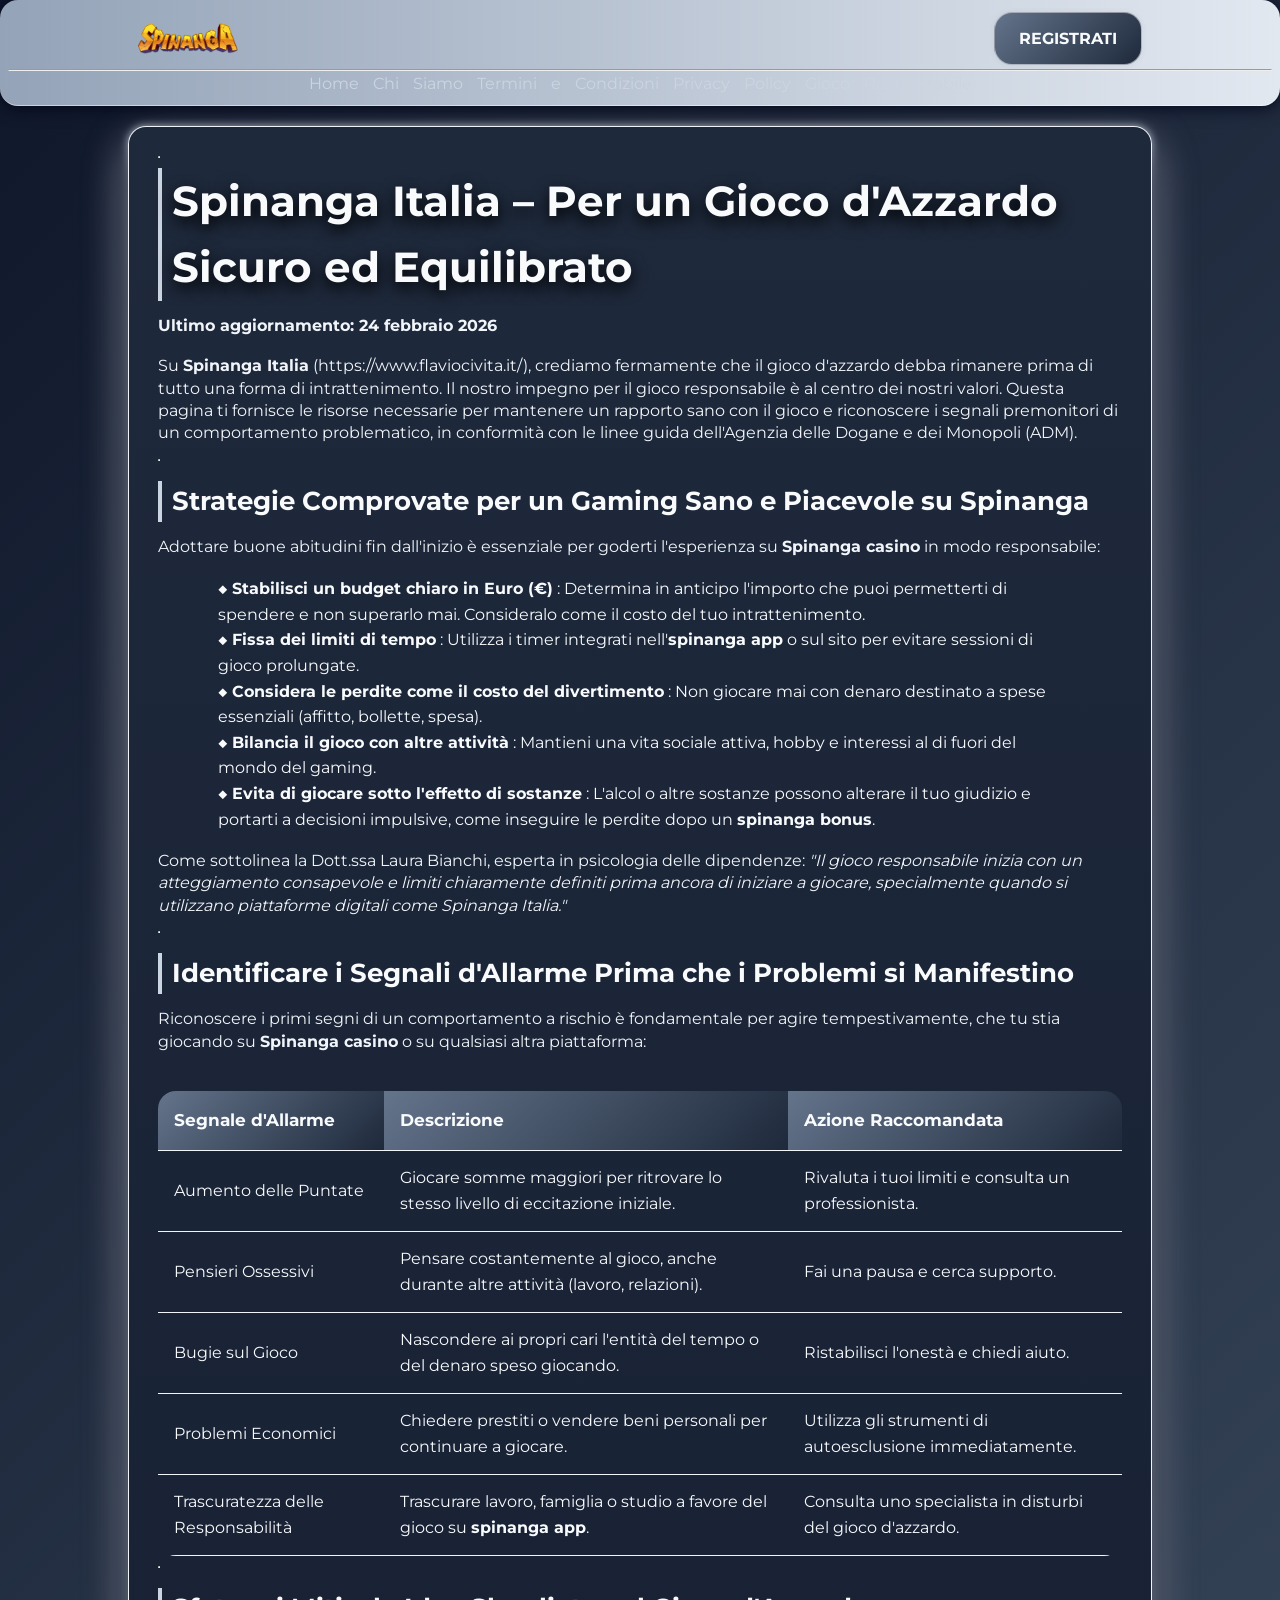
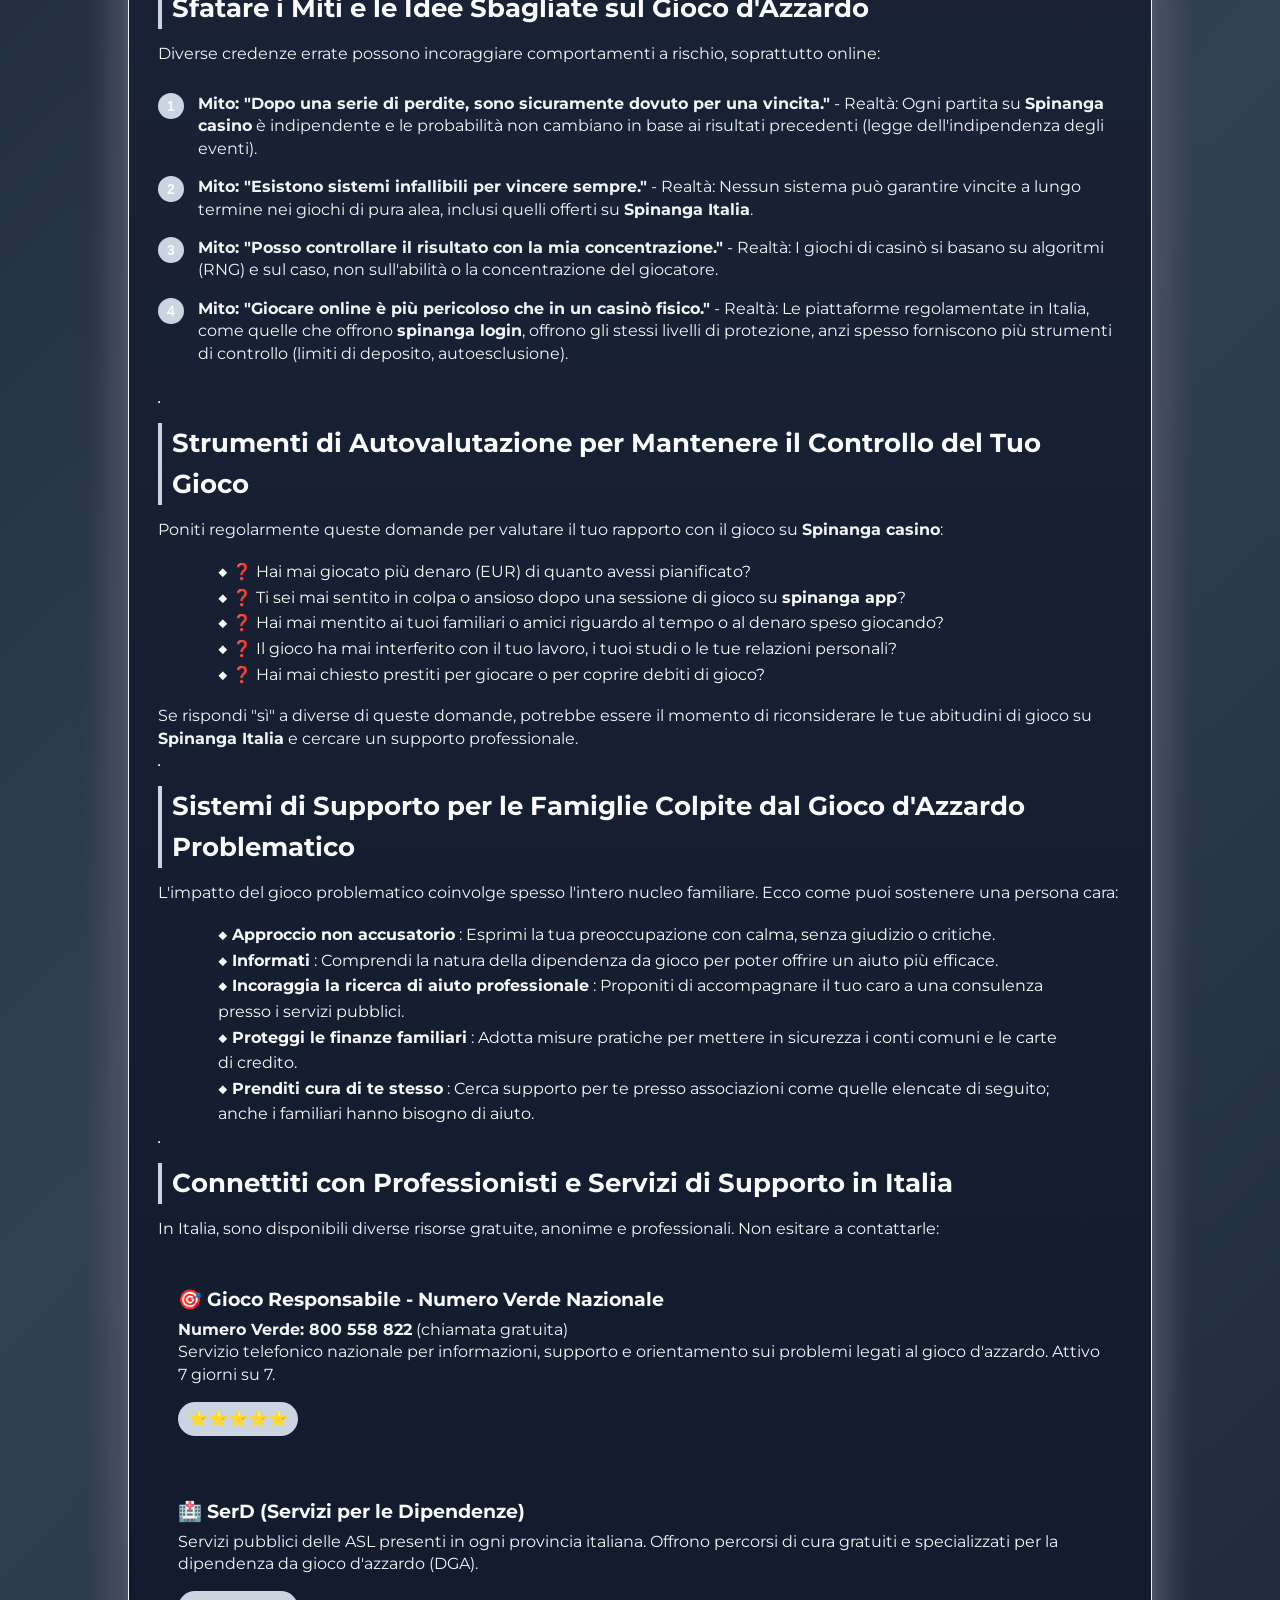
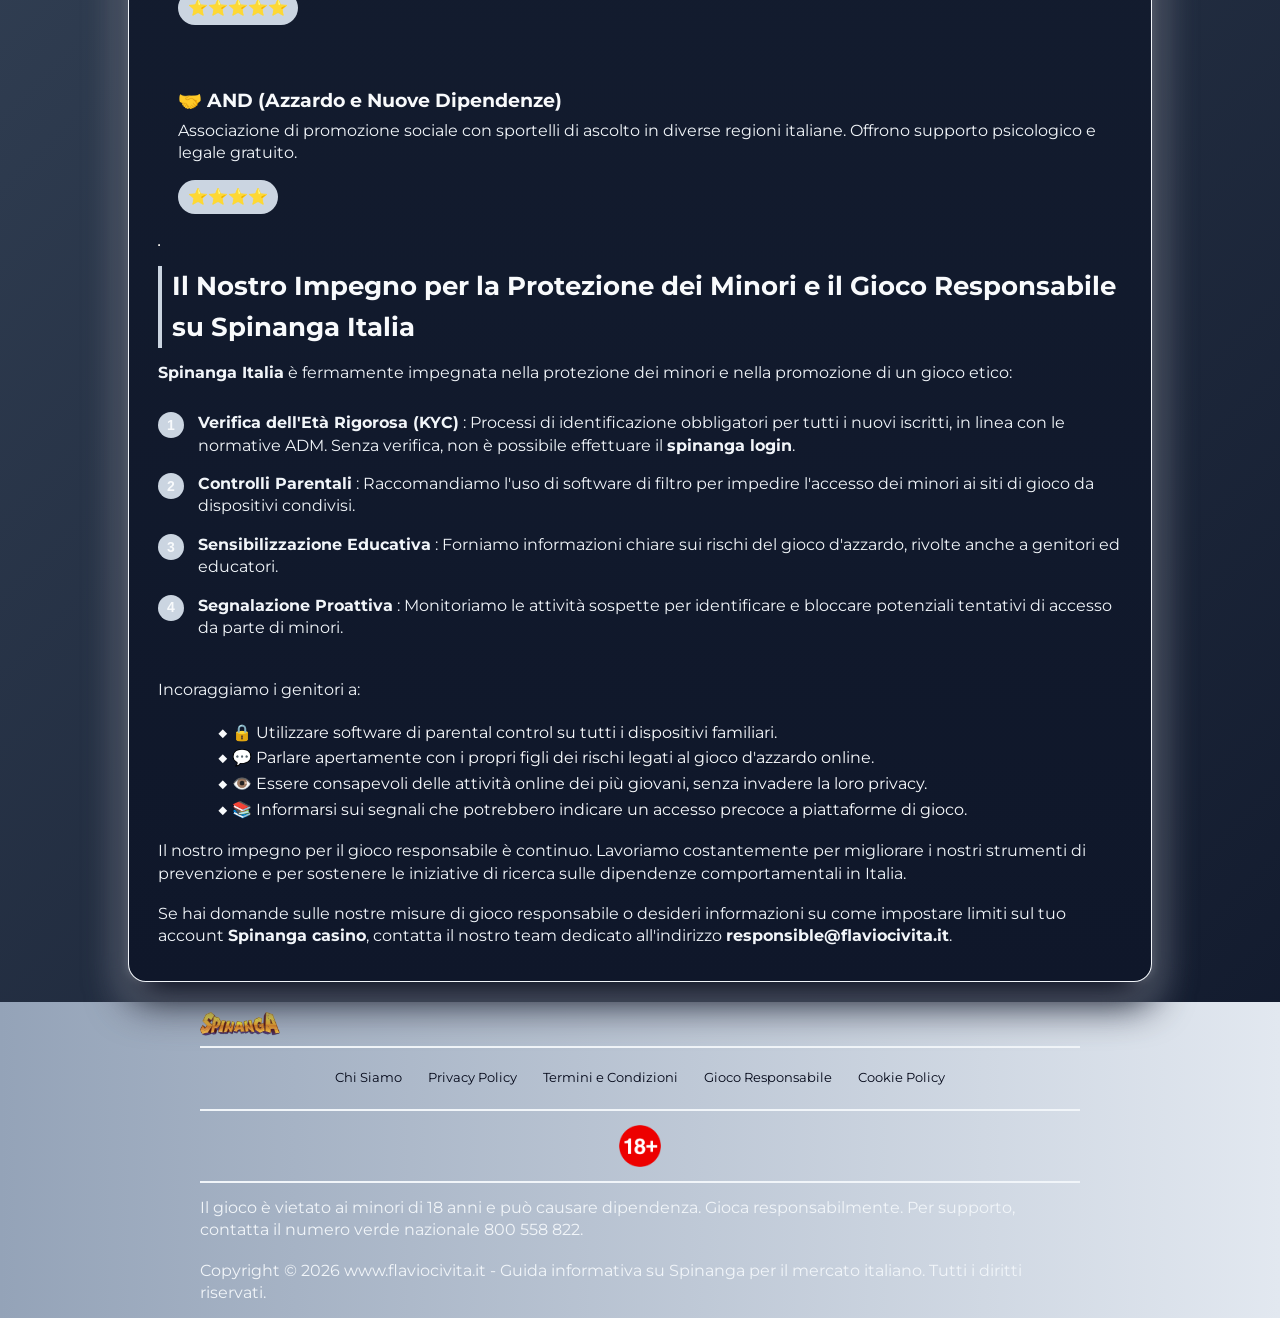
<file: responsible-gambling/index.html>
<!DOCTYPE html>
<html lang="it">

<head>
    <meta charset="UTF-8">
    <meta name="viewport" content="width=device-width, initial-scale=1.0">
    <link rel="stylesheet" href="/style.css">
    <link rel="shortcut icon" href="/favicon.ico" type="image/x-icon">
    <title>Gioco Responsabile - Spinanga Italia</title>
    <meta name="description"
        content="Spinanga Italia ti aiuta a giocare in modo responsabile e a mantenere il controllo. Impara a riconoscere i comportamenti a rischio, utilizza strumenti di autocontrollo efficaci e trova supporto professionale per un gioco sicuro.">
    <meta name="googlebot" content="index,follow,noarchive">

    <link rel="canonical" href="https://www.flaviocivita.it/responsible-gambling/">

    <meta property="og:type" content="website" />
    <meta property="og:title" content="Gioco Responsabile - Spinanga Italia" />
    <meta property="og:description"
        content="Il nostro impegno per un gioco d'azzardo sicuro ed equilibrato in Italia." />
    <meta property="og:url" content="https://www.flaviocivita.it/responsible-gambling/" />
    <meta property="og:site_name" content="Spinanga Italia" />
    <meta property="og:locale" content="it_IT" />

    <meta name="twitter:card" content="summary" />
    <meta name="twitter:title" content="Gioco Responsabile - Spinanga Italia" />
    <meta name="twitter:description" content="Strategie e strumenti per un gaming responsabile in Italia." />

    <script type="application/ld+json">
        {
            "@context": "https://schema.org",
            "@type": "WebPage",
            "name": "Gioco Responsabile",
            "description": "Guida completa per una pratica responsabile dei giochi d'azzardo in Italia.",
            "url": "https://www.flaviocivita.it/responsible-gambling/",
            "inLanguage": "it-IT"
        }
    </script>
</head>

<body>
    <header>
        <div class="logo-container">
            <a href="/">
                <img src="/img/logo.webp" alt="Spinanga Italia Logo" width="100" height="80">
            </a>
            <a href="/play/" class="btn" rel="nofollow" content="noindex">REGISTRATI</a>
        </div>
        <hr>
        <nav class="navigation-list">
            <a href="/">Home</a>
            <a href="/about-us/">Chi Siamo</a>
            <a href="/terms-and-conditions/">Termini e Condizioni</a>
            <a href="/privacy-policy/">Privacy Policy</a>
            <a href="/responsible-gambling/">Gioco Responsabile</a>
        </nav>
    </header>

    <main>
        <div class="container-long">
            <hr class="title-line">
            <h1>Spinanga Italia – Per un Gioco d'Azzardo Sicuro ed Equilibrato</h1>

            <p><strong>Ultimo aggiornamento: 24 febbraio 2026</strong></p>

            <p>Su <strong>Spinanga Italia</strong> (https://www.flaviocivita.it/), crediamo fermamente che il gioco
                d'azzardo debba rimanere prima di tutto una forma di intrattenimento. Il nostro impegno per il gioco
                responsabile è al centro dei nostri valori. Questa pagina ti fornisce le risorse necessarie per
                mantenere un rapporto sano con il gioco e riconoscere i segnali premonitori di un comportamento
                problematico, in conformità con le linee guida dell'Agenzia delle Dogane e dei Monopoli (ADM).</p>

            <hr class="title-line">
            <h2>Strategie Comprovate per un Gaming Sano e Piacevole su Spinanga</h2>

            <p>Adottare buone abitudini fin dall'inizio è essenziale per goderti l'esperienza su <strong>Spinanga
                    casino</strong> in modo responsabile:</p>

            <ul>
                <li><strong>Stabilisci un budget chiaro in Euro (€)</strong> : Determina in anticipo l'importo che puoi
                    permetterti di spendere e non superarlo mai. Consideralo come il costo del tuo intrattenimento.</li>
                <li><strong>Fissa dei limiti di tempo</strong> : Utilizza i timer integrati nell'<strong>spinanga
                        app</strong> o sul sito per evitare sessioni di gioco prolungate.</li>
                <li><strong>Considera le perdite come il costo del divertimento</strong> : Non giocare mai con denaro
                    destinato a spese essenziali (affitto, bollette, spesa).</li>
                <li><strong>Bilancia il gioco con altre attività</strong> : Mantieni una vita sociale attiva, hobby e
                    interessi al di fuori del mondo del gaming.</li>
                <li><strong>Evita di giocare sotto l'effetto di sostanze</strong> : L'alcol o altre sostanze possono
                    alterare il tuo giudizio e portarti a decisioni impulsive, come inseguire le perdite dopo un
                    <strong>spinanga bonus</strong>.
                </li>
            </ul>

            <p>Come sottolinea la Dott.ssa Laura Bianchi, esperta in psicologia delle dipendenze: <em>"Il gioco
                    responsabile inizia con un atteggiamento consapevole e limiti chiaramente definiti prima ancora di
                    iniziare a giocare, specialmente quando si utilizzano piattaforme digitali come Spinanga
                    Italia."</em></p>

            <hr class="title-line">
            <h2>Identificare i Segnali d'Allarme Prima che i Problemi si Manifestino</h2>

            <p>Riconoscere i primi segni di un comportamento a rischio è fondamentale per agire tempestivamente, che tu
                stia giocando su <strong>Spinanga casino</strong> o su qualsiasi altra piattaforma:</p>

            <div class="table-wrapper">
                <table>
                    <tr>
                        <th>Segnale d'Allarme</th>
                        <th>Descrizione</th>
                        <th>Azione Raccomandata</th>
                    </tr>
                    <tr>
                        <td>Aumento delle Puntate</td>
                        <td>Giocare somme maggiori per ritrovare lo stesso livello di eccitazione iniziale.</td>
                        <td>Rivaluta i tuoi limiti e consulta un professionista.</td>
                    </tr>
                    <tr>
                        <td>Pensieri Ossessivi</td>
                        <td>Pensare costantemente al gioco, anche durante altre attività (lavoro, relazioni).</td>
                        <td>Fai una pausa e cerca supporto.</td>
                    </tr>
                    <tr>
                        <td>Bugie sul Gioco</td>
                        <td>Nascondere ai propri cari l'entità del tempo o del denaro speso giocando.</td>
                        <td>Ristabilisci l'onestà e chiedi aiuto.</td>
                    </tr>
                    <tr>
                        <td>Problemi Economici</td>
                        <td>Chiedere prestiti o vendere beni personali per continuare a giocare.</td>
                        <td>Utilizza gli strumenti di autoesclusione immediatamente.</td>
                    </tr>
                    <tr>
                        <td>Trascuratezza delle Responsabilità</td>
                        <td>Trascurare lavoro, famiglia o studio a favore del gioco su <strong>spinanga app</strong>.
                        </td>
                        <td>Consulta uno specialista in disturbi del gioco d'azzardo.</td>
                    </tr>
                </table>
            </div>

            <hr class="title-line">
            <h2>Sfatare i Miti e le Idee Sbagliate sul Gioco d'Azzardo</h2>

            <p>Diverse credenze errate possono incoraggiare comportamenti a rischio, soprattutto online:</p>

            <ol class="pink-circle-list">
                <li>
                    <p><strong>Mito: "Dopo una serie di perdite, sono sicuramente dovuto per una vincita."</strong> -
                        Realtà: Ogni partita su <strong>Spinanga casino</strong> è indipendente e le probabilità non
                        cambiano in base ai risultati precedenti (legge dell'indipendenza degli eventi).</p>
                </li>
                <li>
                    <p><strong>Mito: "Esistono sistemi infallibili per vincere sempre."</strong> - Realtà: Nessun
                        sistema può garantire vincite a lungo termine nei giochi di pura alea, inclusi quelli offerti su
                        <strong>Spinanga Italia</strong>.
                    </p>
                </li>
                <li>
                    <p><strong>Mito: "Posso controllare il risultato con la mia concentrazione."</strong> - Realtà: I
                        giochi di casinò si basano su algoritmi (RNG) e sul caso, non sull'abilità o la concentrazione
                        del giocatore.</p>
                </li>
                <li>
                    <p><strong>Mito: "Giocare online è più pericoloso che in un casinò fisico."</strong> - Realtà: Le
                        piattaforme regolamentate in Italia, come quelle che offrono <strong>spinanga login</strong>,
                        offrono gli stessi livelli di protezione, anzi spesso forniscono più strumenti di controllo
                        (limiti di deposito, autoesclusione).</p>
                </li>
            </ol>

            <hr class="title-line">
            <h2>Strumenti di Autovalutazione per Mantenere il Controllo del Tuo Gioco</h2>

            <p>Poniti regolarmente queste domande per valutare il tuo rapporto con il gioco su <strong>Spinanga
                    casino</strong>:</p>

            <ul>
                <li>❓ Hai mai giocato più denaro (EUR) di quanto avessi pianificato?</li>
                <li>❓ Ti sei mai sentito in colpa o ansioso dopo una sessione di gioco su <strong>spinanga app</strong>?
                </li>
                <li>❓ Hai mai mentito ai tuoi familiari o amici riguardo al tempo o al denaro speso giocando?</li>
                <li>❓ Il gioco ha mai interferito con il tuo lavoro, i tuoi studi o le tue relazioni personali?</li>
                <li>❓ Hai mai chiesto prestiti per giocare o per coprire debiti di gioco?</li>
            </ul>

            <p>Se rispondi "sì" a diverse di queste domande, potrebbe essere il momento di riconsiderare le tue
                abitudini di gioco su <strong>Spinanga Italia</strong> e cercare un supporto professionale.</p>

            <hr class="title-line">
            <h2>Sistemi di Supporto per le Famiglie Colpite dal Gioco d'Azzardo Problematico</h2>

            <p>L'impatto del gioco problematico coinvolge spesso l'intero nucleo familiare. Ecco come puoi sostenere una
                persona cara:</p>

            <ul>
                <li><strong>Approccio non accusatorio</strong> : Esprimi la tua preoccupazione con calma, senza giudizio
                    o critiche.</li>
                <li><strong>Informati</strong> : Comprendi la natura della dipendenza da gioco per poter offrire un
                    aiuto più efficace.</li>
                <li><strong>Incoraggia la ricerca di aiuto professionale</strong> : Proponiti di accompagnare il tuo
                    caro a una consulenza presso i servizi pubblici.</li>
                <li><strong>Proteggi le finanze familiari</strong> : Adotta misure pratiche per mettere in sicurezza i
                    conti comuni e le carte di credito.</li>
                <li><strong>Prenditi cura di te stesso</strong> : Cerca supporto per te presso associazioni come quelle
                    elencate di seguito; anche i familiari hanno bisogno di aiuto.</li>
            </ul>

            <hr class="title-line">
            <h2>Connettiti con Professionisti e Servizi di Supporto in Italia</h2>

            <p>In Italia, sono disponibili diverse risorse gratuite, anonime e professionali. Non esitare a contattarle:
            </p>

            <div class="casino-card">
                <div class="casino-center">
                    <div class="casino-code">
                        <h3>🎯 Gioco Responsabile - Numero Verde Nazionale</h3>
                        <p><strong>Numero Verde: 800 558 822</strong> (chiamata gratuita)<br>
                            Servizio telefonico nazionale per informazioni, supporto e orientamento sui problemi legati
                            al gioco d'azzardo. Attivo 7 giorni su 7.</p>
                        <div class="casino-rating"><span class="star">⭐⭐⭐⭐⭐</span></div>
                    </div>
                </div>
            </div>

            <div class="casino-card">
                <div class="casino-center">
                    <div class="casino-code">
                        <h3>🏥 SerD (Servizi per le Dipendenze)</h3>
                        <p>Servizi pubblici delle ASL presenti in ogni provincia italiana. Offrono percorsi di cura
                            gratuiti e specializzati per la dipendenza da gioco d'azzardo (DGA).</p>
                        <div class="casino-rating"><span class="star">⭐⭐⭐⭐⭐</span></div>
                    </div>
                </div>
            </div>

            <div class="casino-card">
                <div class="casino-center">
                    <div class="casino-code">
                        <h3>🤝 AND (Azzardo e Nuove Dipendenze)</h3>
                        <p>Associazione di promozione sociale con sportelli di ascolto in diverse regioni italiane.
                            Offrono supporto psicologico e legale gratuito.</p>
                        <div class="casino-rating"><span class="star">⭐⭐⭐⭐</span></div>
                    </div>
                </div>
            </div>

            <hr class="title-line">
            <h2>Il Nostro Impegno per la Protezione dei Minori e il Gioco Responsabile su Spinanga Italia</h2>

            <p><strong>Spinanga Italia</strong> è fermamente impegnata nella protezione dei minori e nella promozione di
                un gioco etico:</p>

            <ol class="pink-circle-list">
                <li>
                    <p><strong>Verifica dell'Età Rigorosa (KYC)</strong> : Processi di identificazione obbligatori per
                        tutti i nuovi iscritti, in linea con le normative ADM. Senza verifica, non è possibile
                        effettuare il <strong>spinanga login</strong>.</p>
                </li>
                <li>
                    <p><strong>Controlli Parentali</strong> : Raccomandiamo l'uso di software di filtro per impedire
                        l'accesso dei minori ai siti di gioco da dispositivi condivisi.</p>
                </li>
                <li>
                    <p><strong>Sensibilizzazione Educativa</strong> : Forniamo informazioni chiare sui rischi del gioco
                        d'azzardo, rivolte anche a genitori ed educatori.</p>
                </li>
                <li>
                    <p><strong>Segnalazione Proattiva</strong> : Monitoriamo le attività sospette per identificare e
                        bloccare potenziali tentativi di accesso da parte di minori.</p>
                </li>
            </ol>

            <p>Incoraggiamo i genitori a:</p>

            <ul>
                <li>🔒 Utilizzare software di parental control su tutti i dispositivi familiari.</li>
                <li>💬 Parlare apertamente con i propri figli dei rischi legati al gioco d'azzardo online.</li>
                <li>👁️ Essere consapevoli delle attività online dei più giovani, senza invadere la loro privacy.</li>
                <li>📚 Informarsi sui segnali che potrebbero indicare un accesso precoce a piattaforme di gioco.</li>
            </ul>

            <p>Il nostro impegno per il gioco responsabile è continuo. Lavoriamo costantemente per migliorare i nostri
                strumenti di prevenzione e per sostenere le iniziative di ricerca sulle dipendenze comportamentali in
                Italia.</p>

            <p>Se hai domande sulle nostre misure di gioco responsabile o desideri informazioni su come impostare limiti
                sul tuo account <strong>Spinanga casino</strong>, contatta il nostro team dedicato all'indirizzo
                <strong>responsible@flaviocivita.it</strong>.
            </p>
        </div>
    </main>

    <footer>
        <a href="/">
            <img src="/img/logo.webp" alt="Spinanga Italia" width="80" height="80">
        </a>
        <hr class="faq-hr">
        <div class="flex-wrapper">
            <a href="/about-us/">Chi Siamo</a>
            <a href="/privacy-policy/">Privacy Policy</a>
            <a href="/terms-and-conditions/">Termini e Condizioni</a>
            <a href="/responsible-gambling/">Gioco Responsabile</a>
            <a href="/cookie-policy/">Cookie Policy</a>
        </div>
        <hr class="faq-hr">
        <img src="/img/18-icon.webp" alt="18+ Icon" width="50" height="50">
        <hr class="faq-hr">
        <p>
            Il gioco è vietato ai minori di 18 anni e può causare dipendenza. Gioca responsabilmente. Per supporto,
            contatta il numero verde nazionale 800 558 822.
        </p>
        <p>
            Copyright © 2026 www.flaviocivita.it - Guida informativa su Spinanga per il mercato italiano. Tutti i
            diritti riservati.
        </p>
    </footer>
</body>

</html>
</file>
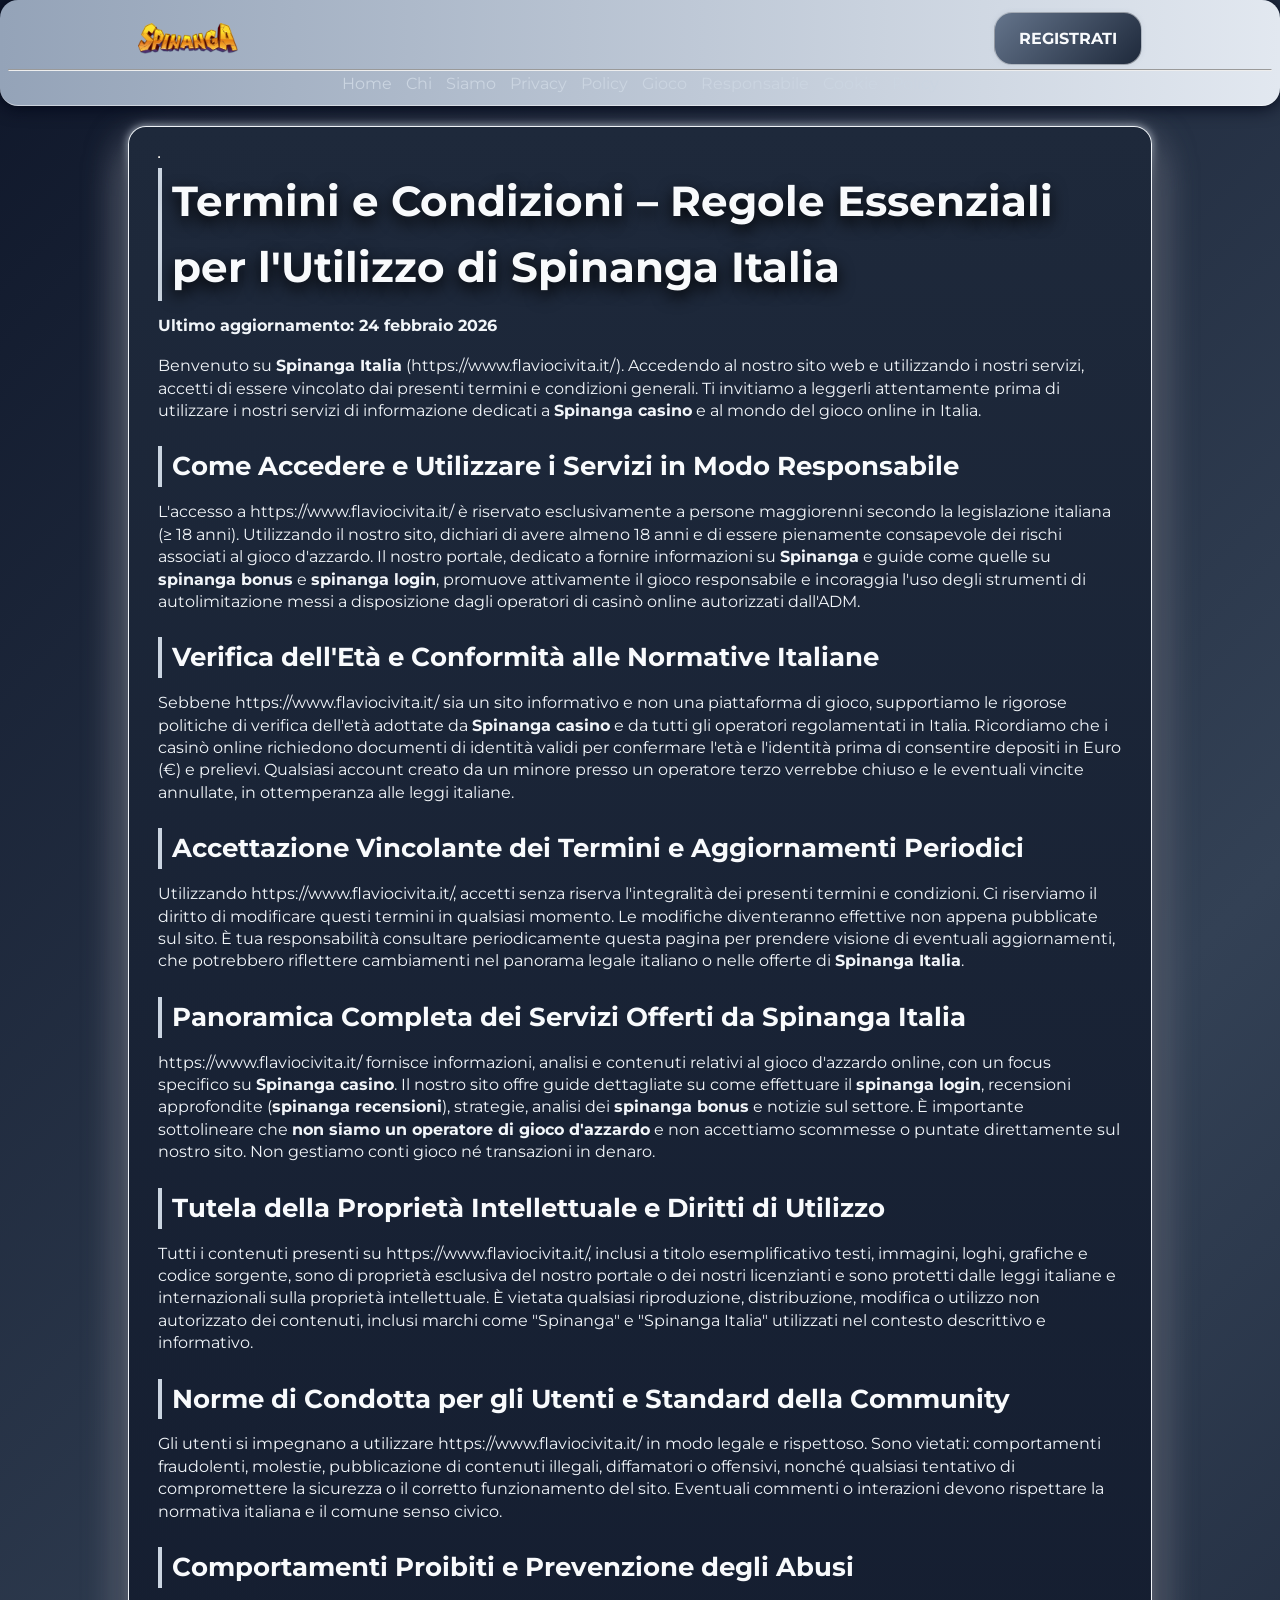
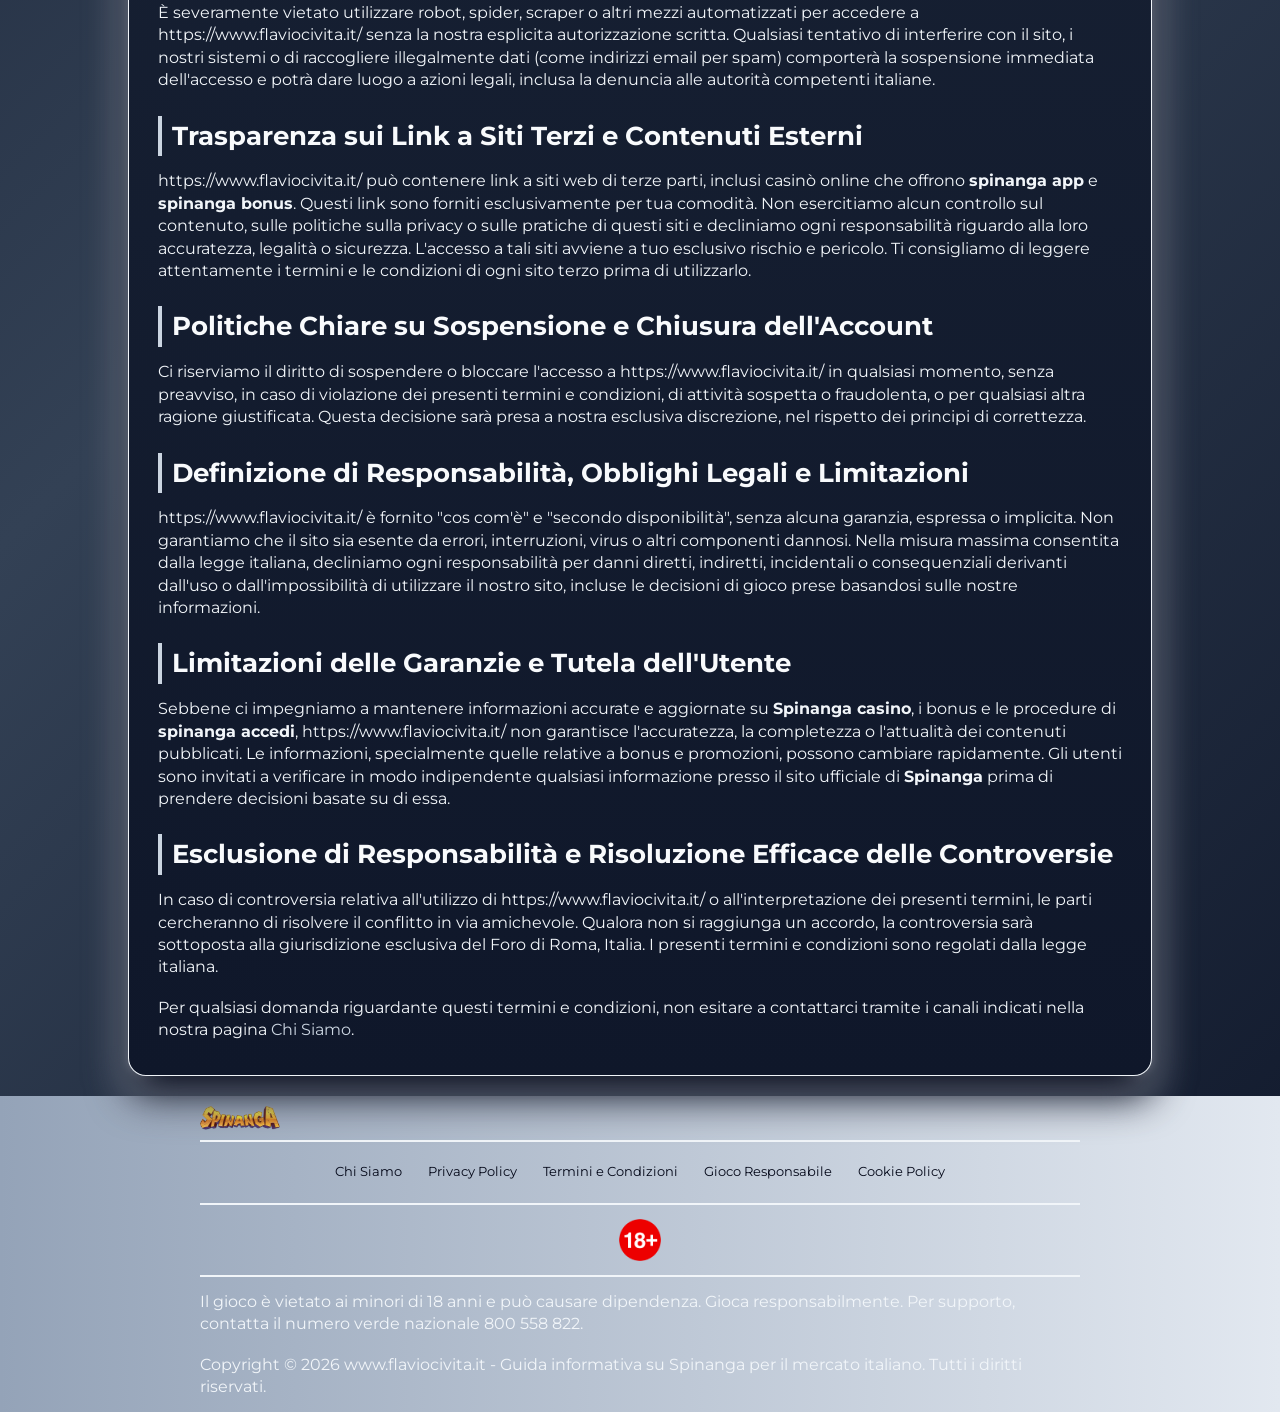
<file: terms-and-conditions/index.html>
<!DOCTYPE html>
<html lang="it">

<head>
    <meta charset="UTF-8">
    <meta name="viewport" content="width=device-width, initial-scale=1.0">
    <link rel="stylesheet" href="/style.css">
    <link rel="shortcut icon" href="/favicon.ico" type="image/x-icon">
    <title>Termini e Condizioni - Spinanga Italia</title>
    <meta name="description"
        content="Utilizzando https://www.flaviocivita.it/, accetti condizioni chiare progettate per proteggere i tuoi diritti e garantire un'esperienza di gioco sicura, trasparente ed equa.">
    <meta name="googlebot" content="index,follow,noarchive">

    <link rel="canonical" href="https://www.flaviocivita.it/terms-and-conditions/">

    <meta property="og:type" content="website" />
    <meta property="og:title" content="Termini e Condizioni - Spinanga Italia" />
    <meta property="og:description"
        content="Termini e condizioni generali - regole essenziali e linee guida per i giocatori italiani." />
    <meta property="og:url" content="https://www.flaviocivita.it/terms-and-conditions/" />
    <meta property="og:site_name" content="Spinanga Italia" />
    <meta property="og:locale" content="it_IT" />

    <meta name="twitter:card" content="summary" />
    <meta name="twitter:title" content="Termini e Condizioni - Spinanga Italia" />
    <meta name="twitter:description"
        content="Termini e condizioni generali - regole essenziali e linee guida per i giocatori italiani." />
</head>

<body>
    <header>
        <div class="logo-container">
            <a href="/">
                <img src="/img/logo.webp" alt="Spinanga Italia Logo" width="100" height="80">
            </a>
            <a href="/play/" class="btn" rel="nofollow" content="noindex">REGISTRATI</a>
        </div>
        <hr>
        <nav class="navigation-list">
            <a href="/">Home</a>
            <a href="/about-us/">Chi Siamo</a>
            <a href="/privacy-policy/">Privacy Policy</a>
            <a href="/responsible-gambling/">Gioco Responsabile</a>
            <a href="/cookie-policy/">Cookie Policy</a>
        </nav>
    </header>

    <main>
        <div class="container-long">
            <hr class="title-line">
            <h1>Termini e Condizioni – Regole Essenziali per l'Utilizzo di Spinanga Italia</h1>

            <p><strong>Ultimo aggiornamento: 24 febbraio 2026</strong></p>

            <p>Benvenuto su <strong>Spinanga Italia</strong> (https://www.flaviocivita.it/). Accedendo al nostro sito
                web e utilizzando i nostri servizi, accetti di essere vincolato dai presenti termini e condizioni
                generali. Ti invitiamo a leggerli attentamente prima di utilizzare i nostri servizi di informazione
                dedicati a <strong>Spinanga casino</strong> e al mondo del gioco online in Italia.</p>

            <h2>Come Accedere e Utilizzare i Servizi in Modo Responsabile</h2>
            <p>L'accesso a https://www.flaviocivita.it/ è riservato esclusivamente a persone maggiorenni secondo la
                legislazione italiana (≥ 18 anni). Utilizzando il nostro sito, dichiari di avere almeno 18 anni e di
                essere pienamente consapevole dei rischi associati al gioco d'azzardo. Il nostro portale, dedicato a
                fornire informazioni su <strong>Spinanga</strong> e guide come quelle su <strong>spinanga bonus</strong>
                e <strong>spinanga login</strong>, promuove attivamente il gioco responsabile e incoraggia l'uso degli
                strumenti di autolimitazione messi a disposizione dagli operatori di casinò online autorizzati dall'ADM.
            </p>

            <h2>Verifica dell'Età e Conformità alle Normative Italiane</h2>
            <p>Sebbene https://www.flaviocivita.it/ sia un sito informativo e non una piattaforma di gioco, supportiamo
                le rigorose politiche di verifica dell'età adottate da <strong>Spinanga casino</strong> e da tutti gli
                operatori regolamentati in Italia. Ricordiamo che i casinò online richiedono documenti di identità
                validi per confermare l'età e l'identità prima di consentire depositi in Euro (€) e prelievi. Qualsiasi
                account creato da un minore presso un operatore terzo verrebbe chiuso e le eventuali vincite annullate,
                in ottemperanza alle leggi italiane.</p>

            <h2>Accettazione Vincolante dei Termini e Aggiornamenti Periodici</h2>
            <p>Utilizzando https://www.flaviocivita.it/, accetti senza riserva l'integralità dei presenti termini e
                condizioni. Ci riserviamo il diritto di modificare questi termini in qualsiasi momento. Le modifiche
                diventeranno effettive non appena pubblicate sul sito. È tua responsabilità consultare periodicamente
                questa pagina per prendere visione di eventuali aggiornamenti, che potrebbero riflettere cambiamenti nel
                panorama legale italiano o nelle offerte di <strong>Spinanga Italia</strong>.</p>

            <h2>Panoramica Completa dei Servizi Offerti da Spinanga Italia</h2>
            <p>https://www.flaviocivita.it/ fornisce informazioni, analisi e contenuti relativi al gioco d'azzardo
                online, con un focus specifico su <strong>Spinanga casino</strong>. Il nostro sito offre guide
                dettagliate su come effettuare il <strong>spinanga login</strong>, recensioni approfondite
                (<strong>spinanga recensioni</strong>), strategie, analisi dei <strong>spinanga bonus</strong> e notizie
                sul settore. È importante sottolineare che <strong>non siamo un operatore di gioco d'azzardo</strong> e
                non accettiamo scommesse o puntate direttamente sul nostro sito. Non gestiamo conti gioco né transazioni
                in denaro.</p>

            <h2>Tutela della Proprietà Intellettuale e Diritti di Utilizzo</h2>
            <p>Tutti i contenuti presenti su https://www.flaviocivita.it/, inclusi a titolo esemplificativo testi,
                immagini, loghi, grafiche e codice sorgente, sono di proprietà esclusiva del nostro portale o dei nostri
                licenzianti e sono protetti dalle leggi italiane e internazionali sulla proprietà intellettuale. È
                vietata qualsiasi riproduzione, distribuzione, modifica o utilizzo non autorizzato dei contenuti,
                inclusi marchi come "Spinanga" e "Spinanga Italia" utilizzati nel contesto descrittivo e informativo.
            </p>

            <h2>Norme di Condotta per gli Utenti e Standard della Community</h2>
            <p>Gli utenti si impegnano a utilizzare https://www.flaviocivita.it/ in modo legale e rispettoso. Sono
                vietati: comportamenti fraudolenti, molestie, pubblicazione di contenuti illegali, diffamatori o
                offensivi, nonché qualsiasi tentativo di compromettere la sicurezza o il corretto funzionamento del
                sito. Eventuali commenti o interazioni devono rispettare la normativa italiana e il comune senso civico.
            </p>

            <h2>Comportamenti Proibiti e Prevenzione degli Abusi</h2>
            <p>È severamente vietato utilizzare robot, spider, scraper o altri mezzi automatizzati per accedere a
                https://www.flaviocivita.it/ senza la nostra esplicita autorizzazione scritta. Qualsiasi tentativo di
                interferire con il sito, i nostri sistemi o di raccogliere illegalmente dati (come indirizzi email per
                spam) comporterà la sospensione immediata dell'accesso e potrà dare luogo a azioni legali, inclusa la
                denuncia alle autorità competenti italiane.</p>

            <h2>Trasparenza sui Link a Siti Terzi e Contenuti Esterni</h2>
            <p>https://www.flaviocivita.it/ può contenere link a siti web di terze parti, inclusi casinò online che
                offrono <strong>spinanga app</strong> e <strong>spinanga bonus</strong>. Questi link sono forniti
                esclusivamente per tua comodità. Non esercitiamo alcun controllo sul contenuto, sulle politiche sulla
                privacy o sulle pratiche di questi siti e decliniamo ogni responsabilità riguardo alla loro accuratezza,
                legalità o sicurezza. L'accesso a tali siti avviene a tuo esclusivo rischio e pericolo. Ti consigliamo
                di leggere attentamente i termini e le condizioni di ogni sito terzo prima di utilizzarlo.</p>

            <h2>Politiche Chiare su Sospensione e Chiusura dell'Account</h2>
            <p>Ci riserviamo il diritto di sospendere o bloccare l'accesso a https://www.flaviocivita.it/ in qualsiasi
                momento, senza preavviso, in caso di violazione dei presenti termini e condizioni, di attività sospetta
                o fraudolenta, o per qualsiasi altra ragione giustificata. Questa decisione sarà presa a nostra
                esclusiva discrezione, nel rispetto dei principi di correttezza.</p>

            <h2>Definizione di Responsabilità, Obblighi Legali e Limitazioni</h2>
            <p>https://www.flaviocivita.it/ è fornito "cos com'è" e "secondo disponibilità", senza alcuna garanzia,
                espressa o implicita. Non garantiamo che il sito sia esente da errori, interruzioni, virus o altri
                componenti dannosi. Nella misura massima consentita dalla legge italiana, decliniamo ogni responsabilità
                per danni diretti, indiretti, incidentali o consequenziali derivanti dall'uso o dall'impossibilità di
                utilizzare il nostro sito, incluse le decisioni di gioco prese basandosi sulle nostre informazioni.</p>

            <h2>Limitazioni delle Garanzie e Tutela dell'Utente</h2>
            <p>Sebbene ci impegniamo a mantenere informazioni accurate e aggiornate su <strong>Spinanga casino</strong>,
                i bonus e le procedure di <strong>spinanga accedi</strong>, https://www.flaviocivita.it/ non garantisce
                l'accuratezza, la completezza o l'attualità dei contenuti pubblicati. Le informazioni, specialmente
                quelle relative a bonus e promozioni, possono cambiare rapidamente. Gli utenti sono invitati a
                verificare in modo indipendente qualsiasi informazione presso il sito ufficiale di
                <strong>Spinanga</strong> prima di prendere decisioni basate su di essa.
            </p>

            <h2>Esclusione di Responsabilità e Risoluzione Efficace delle Controversie</h2>
            <p>In caso di controversia relativa all'utilizzo di https://www.flaviocivita.it/ o all'interpretazione dei
                presenti termini, le parti cercheranno di risolvere il conflitto in via amichevole. Qualora non si
                raggiunga un accordo, la controversia sarà sottoposta alla giurisdizione esclusiva del Foro di Roma,
                Italia. I presenti termini e condizioni sono regolati dalla legge italiana.</p>

            <p>Per qualsiasi domanda riguardante questi termini e condizioni, non esitare a contattarci tramite i canali
                indicati nella nostra pagina <a href="/about-us/">Chi Siamo</a>.</p>
        </div>
    </main>

    <footer>
        <a href="/">
            <img src="/img/logo.webp" alt="Spinanga Italia" width="80" height="80">
        </a>
        <hr class="faq-hr">
        <div class="flex-wrapper">
            <a href="/about-us/">Chi Siamo</a>
            <a href="/privacy-policy/">Privacy Policy</a>
            <a href="/terms-and-conditions/">Termini e Condizioni</a>
            <a href="/responsible-gambling/">Gioco Responsabile</a>
            <a href="/cookie-policy/">Cookie Policy</a>
        </div>
        <hr class="faq-hr">
        <img src="/img/18-icon.webp" alt="18+ Icon" width="50" height="50">
        <hr class="faq-hr">
        <p>
            Il gioco è vietato ai minori di 18 anni e può causare dipendenza. Gioca responsabilmente. Per supporto,
            contatta il numero verde nazionale 800 558 822.
        </p>
        <p>
            Copyright © 2026 www.flaviocivita.it - Guida informativa su Spinanga per il mercato italiano. Tutti i
            diritti riservati.
        </p>
    </footer>
</body>

</html>
</file>
<file: style.css>
@font-face {
	font-family: Montserrat;
	src: url('./font/Montserrat-Regular.ttf') format('truetype');
	font-weight: 400;
	font-style: normal;
}
@font-face {
	font-family: Montserrat;
	src: url('./font/Montserrat-Medium.ttf') format('truetype');
	font-weight: 500;
	font-style: normal;
}
@font-face {
	font-family: Montserrat;
	src: url('./font/Montserrat-Bold.ttf') format('truetype');
	font-weight: 700;
	font-style: normal;
}

:root {
	--background-color: linear-gradient(135deg, #0f172a, #334155, #0f172a);

	--header: linear-gradient(90deg, #94a3b8, #e2e8f0);
	--txt: #f8fafc;
	--btn: linear-gradient(135deg, #64748b, #1e293b);
	--border: 18px;
	--container: linear-gradient(180deg, #1e293b, #0f172a);
	--link: #cbd5e1;
	--p-txt: #f1f5f9;
	--vitrina: linear-gradient(135deg, #334155, #475569);
	--shadow: rgba(148, 163, 184, 0.2);
	--btn-shadow: #020617;
}

* {
	margin: 0;
	padding: 0;
	box-sizing: border-box;
}

html {
	scroll-padding-top: 120px;
	scroll-behavior: smooth;
}

body {
	font-family: 'Montserrat', sans-serif;
	line-height: 1.6;
	color: var(--txt);
	background: var(--background-color);
	font-size: 1rem;
}

main {
	max-width: 80%;
	margin: 10px auto;
}

img,
video {
	max-width: 100%;
	height: auto;
	display: block;
}

a {
	text-decoration: none;
	color: var(--link);
	transition: color 0.3s ease;
}

a:hover {
	color: var(--btn-hover);
}

.accent-link {
	color: var(--btn);
}

h1 {
	font-size: 2.6rem;
	color: var(--txt);
	text-shadow: 0 6px 16px rgb(0, 0, 0);
	border-left: 4px solid var(--link);
	padding-left: 10px;
}

h2 {
	font-size: 1.6rem;
	margin-top: 10px;
	color: var(--txt);
	border-left: 4px solid var(--link);
	padding-left: 10px;
}

h3 {
	font-size: 1.2rem;
	margin-top: 10px;
	color: var(--txt);
}

ul {
	list-style: none;
	margin: 10px;
	color: var(--txt);
	margin: 4px 60px;
}

ul li::before {
	content: '◆ ';
	color: var(--btn);
}
/* custom list */
.pink-circle-list {
	counter-reset: step;
	list-style: none;
	padding-left: 0;
	margin: 10px 0;
}

.pink-circle-list li {
	counter-increment: step;
	margin-bottom: 1em;
	position: relative;
	padding-left: 40px;
}

.pink-circle-list li::before {
	content: counter(step);
	position: absolute;
	left: 0;
	top: 0;
	width: 26px;
	height: 26px;
	background-color: var(--link);
	color: var(--white);
	font-weight: bold;
	border-radius: 50%;
	display: flex;
	align-items: center;
	justify-content: center;
	font-family: sans-serif;
	font-size: 14px;
}

/*  */
p {
	color: var(--p-txt);
	font-size: 1rem;
	line-height: 1.4rem;
	margin: 4px 0;
}

blockquote {
	padding: 10px;
	font-style: italic;
	color: var(--p-txt);
	margin: 20px auto;
	background-color: var(--background-color);
	border-left: 4px solid var(--btn);
	border-right: 4px solid var(--btn);
}

.btn,
.btn-white {
	display: inline-block;
	background: var(--btn);
	color: var(--txt);
	padding: 0.8rem 1.5rem;
	border: 1px solid rgba(255, 255, 255, 0.5);
	border-radius: var(--border);
	font-weight: bold;
	transition: all 0.3s ease;
	cursor: pointer;

	/* Базовое лёгкое свечение */
	box-shadow: 0 0 5px var(--shadow);
}

/* Эффект при наведении */
.btn:hover {
	box-shadow: 10px 10px 10px var(--btn-shadow);
	transform: scale(0.95);
	color: var(--txt);
}

.btn-white {
	background-color: var(--txt);
}

.btn-white:hover {
	box-shadow: 0 0 10px var(--txt);
	transform: scale(1.05);
	color: var(--p-txt);
}

header {
	width: 100%;
	background: var(--header);
	position: sticky;
	top: 0;
	z-index: 100;
	border-bottom: 1px solid rgba(255, 255, 255, 0.5);
	border-radius: var(--border);
	box-shadow: 0 1px 18px var(--btn-shadow);
	padding: 8px;
	overflow: hidden;
}

.logo-container {
	display: flex;
	align-items: center;
	justify-content: space-between;
	width: 80%;
	margin: 0 auto;
	padding: 4px;
}

.logo {
	position: relative;
	border-radius: var(--border);
	overflow: hidden;
}

.logo::before {
	content: '';
	position: absolute;
	top: 0;
	width: 90%;
	height: 90%;
	background: var(--txt);
	box-shadow: 0 0 5px var(--txt);
	z-index: -1;
	animation: morph 8s infinite;
}

@keyframes morph {
	0% {
		border-radius: 60% 40% 30% 70% / 60% 30% 70% 40%;
	}
	25% {
		border-radius: 45% 55% 50% 50% / 55% 45% 55% 45%;
	}
	50% {
		border-radius: 30% 70% 70% 30% / 30% 30% 70% 70%;
	}
	75% {
		border-radius: 55% 45% 40% 60% / 45% 55% 45% 55%;
	}
	100% {
		border-radius: 60% 40% 30% 70% / 60% 30% 70% 40%;
	}
}

.logo-nav-container {
	display: flex;
	gap: 30px;
}

.navigation-list {
	text-align: center;
	word-spacing: 10px;
}

.container {
	margin: 20px auto;
	display: flex;
	align-items: center;
	justify-content: center;
	gap: 20px;
	padding: 30px;
	background: var(--container);
	border-radius: var(--border);
}

.container-long {
	margin: 20px auto;
	display: flex;
	flex-direction: column;
	align-items: start;
	justify-content: center;
	gap: 10px;
	padding: 30px;
	background: var(--container);
	border-radius: var(--border);
}

.container,
.container-long,
.casino-vitrina {
	background: var(--container);
	box-shadow:
		0 20px 40px var(--btn-shadow),
		inset 0 0 0 1px var(--p-txt);
	filter: drop-shadow(0 0 4px var(--link));
}

.flex-container {
	margin: 20px auto;
	display: flex;
	align-items: center;
	justify-content: start;
	gap: 20px;
}

.flex-wrapper {
	margin: 10px auto;
	display: flex;
	align-items: self-start;
	justify-content: center;
	gap: 26px;
}

.container img,
.container-left img,
.container-long img {
	border-radius: var(--border);
	width: 480px;
	height: auto;
}

.btn-container {
	display: flex;
	align-items: center;
	justify-content: space-between;
	margin: 20px auto;
}

.casino-vitrina {
	display: flex;
	flex-direction: column;
	background: var(--vitrina);
	border-left: 1px solid rgba(0, 0, 0, 0.6);
	border-radius: var(--border);
	padding: 20px 20px;
}

.casino-card {
	display: flex;
	align-items: center;
	justify-content: space-between;
	background-color: var(--container);
	border-radius: 10px;
	overflow: hidden;
	margin: 20px auto;
	color: #fff;
	width: 100%;
}

.casino-rank {
	background: var(--link);
	padding: 60px 10px;
	font-size: 18px;
	font-weight: bold;
	color: white;
	display: flex;
	align-items: center;
	justify-content: center;
}

.casino-left {
	display: flex;
	flex-direction: column;
	align-items: self-start;
	justify-content: center;
	padding: 10px;
	gap: 10px;
}

.casino-logo {
	width: 200px;
	height: auto;
	border-radius: var(--border);
}

.casino-rating {
	background-color: var(--link);
	color: var(--txt);
	padding: 4px 10px;
	border-radius: 20px;
	font-weight: bold;
	display: inline-block;
	gap: 4px;
	margin-top: 12px;
	cursor: pointer;
}

.casino-center {
	padding: 0 20px;
	display: flex;
	gap: 10px;
}

.casino-title {
	margin: 0;
	font-size: 18px;
	font-weight: bold;
}

.casino-actions {
	display: flex;
	flex-direction: column;
	align-items: start;
	justify-content: start;
	gap: 10px;
	padding: 10px;
	width: 16%;
}

.btn-red-bonus {
	padding: 8px 12px;
	background: var(--btn);
	border-radius: 12px;
	border: 3px solid var(--link);
	transition: all 0.4s ease;
	text-align: center;
	width: 100%;
	color: var(--white);
}

.btn-red-bonus:hover {
	background: inherit;
	transform: scale(0.9);
	border: 3px solid var(--btn-shadow);
	color: var(--txt);
}

.table-wrapper {
	overflow-x: auto;
	margin-top: 1.5rem;
	border-radius: var(--border);
	width: 100%;
}

.table-wrapper table {
	width: 100%;
	border-collapse: collapse;
	color: var(--txt);
	font-size: 1rem;
	min-width: 320px;
}

.table-wrapper th {
	background: var(--btn);
	color: var(--txt);
	padding: 1rem;
	text-align: left;
	font-weight: 600;
	font-size: 1.05rem;
	border-bottom: 1px solid var(--p-txt);
}

.table-wrapper td {
	padding: 0.9rem 1rem;
	border-bottom: 1px solid var(--p-txt);
	color: var(--light-color);
}

.table-wrapper a {
	color: var(--link);
	text-decoration: none;
	font-weight: 600;
}

.table-wrapper a:hover {
	color: var(--accent);
	text-decoration: underline;
}

/* game block */
.breake {
	display: flex;
	flex-wrap: wrap;
	align-items: center;
	justify-content: centerx;
	width: 100%;
	margin: 20px auto;
	gap: 10px;
}

.breake-block {
	display: flex;
	align-items: center;
	justify-content: space-between;
	gap: 10px;
	padding: 10px 16px;
	border-radius: var(--border);
	background-color: var(--vitrina);
}

.breake-block p {
	background-color: var(--txt);
	border-radius: 120px;
	padding: 10px 12px;
	color: var(--btn-shadow);
	font-weight: 500;
}

.faq-hr {
	border: 1px solid var(--p-txt);
	width: 100%;
}

footer {
	display: flex;
	flex-direction: column;
	align-items: center;
	background: var(--header);
	padding: 10px 200px;
	font-size: 0.8rem;
	gap: 10px;
}

footer a {
	align-self: self-start;
	color: var(--btn-shadow);
}

.footer-hr {
	border: 1px solid var(--p-txt);
	width: 100%;
}

.banner-bottom {
	position: fixed;
	bottom: 0;
	left: 0;
	right: 0;
	background: #000000d3;
	border-top: 1px solid var(--link);
	border-radius: var(--border);
	padding: 15px 20px;
	box-shadow: 0 -2px 10px rgba(0, 0, 0, 0.1);
	display: flex;
	align-items: center;
	justify-content: center;
	gap: 40px;
	z-index: 1000;
}

@media (max-width: 1024px) {
	main {
		max-width: 90%;
	}

	.logo-container {
		width: 96%;
	}

	.container img,
	.container-left img,
	.container-long img {
		width: 300px;
		height: auto;
	}

	.btn-container {
		flex-direction: column;
		justify-content: center;
		align-items: flex-start;
	}

	footer {
		padding: 10px 100px;
	}
}

@media (max-width: 768px) {
	h1 {
		font-size: 2rem;
	}
	main {
		max-width: 96%;
	}

	ul {
		margin: 4px 10px;
	}

	/* header */
	header {
		padding: 5px;
	}

	.navigation-list {
		display: none;
	}
	.logo-container {
		width: 96%;
	}

	.container,
	.container-long,
	.casino-vitrina {
		box-shadow: 5px 3px 5px var(--shadow);
	}

	.container,
	.container-left,
	.container-long,
	.flex-wrapper {
		flex-direction: column;
		padding: 16px;
		gap: 10px;
	}

	.container img,
	.container-left img,
	.container-long img {
		width: 100%;
		height: auto;
	}

	.btn-container {
		flex-direction: column;
		justify-content: center;
		align-items: flex-start;
		gap: 20px;
	}

	/* vitrina */

	.casino-card {
		flex-direction: column;
	}

	.casino-rank {
		height: 0;
		width: 100%;
		padding: 14px 0;
	}

	.casino-logo {
		width: 300px;
		height: auto;
	}

	.casino-actions {
		width: 50%;
		margin-bottom: 10px;
	}

	.banner-bottom {
		gap: 10px;
		width: 100vw;
	}
	/*  */
	footer {
		padding: 10px 20px;
	}
}
</file>
